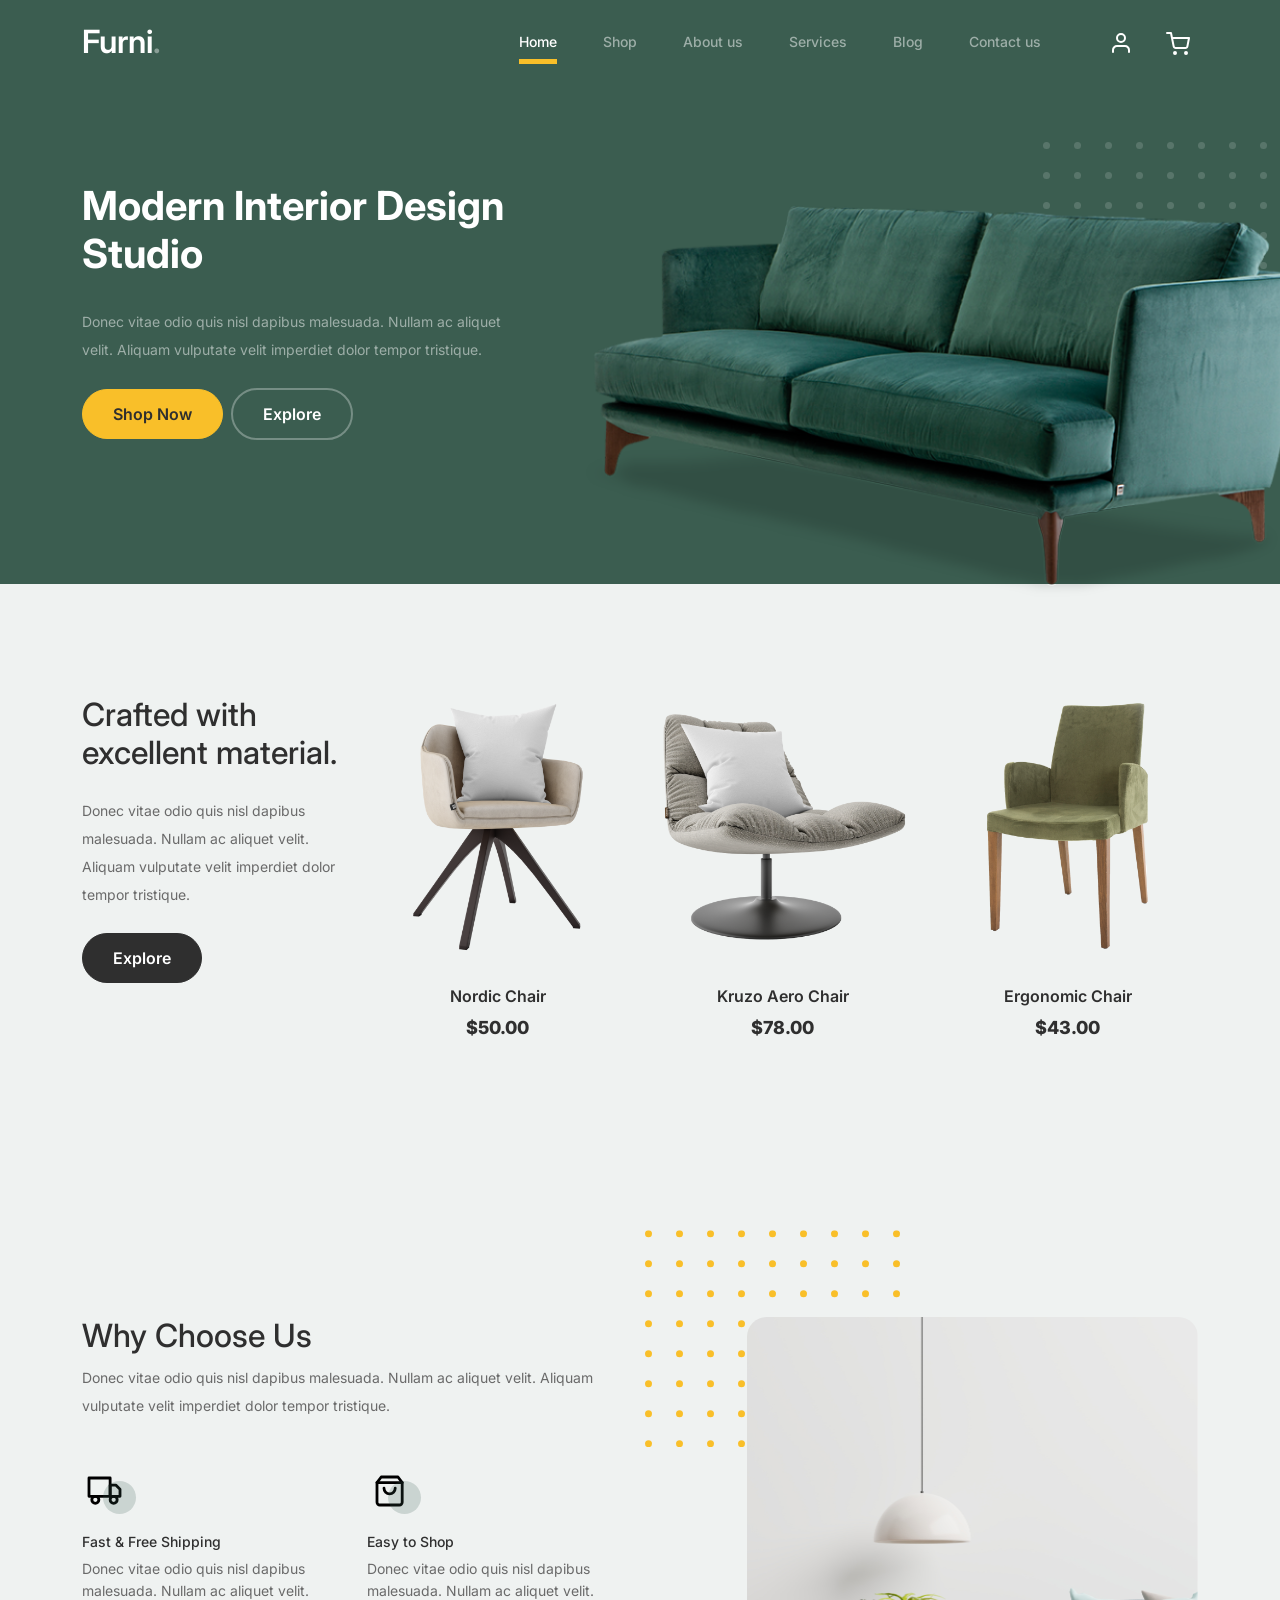
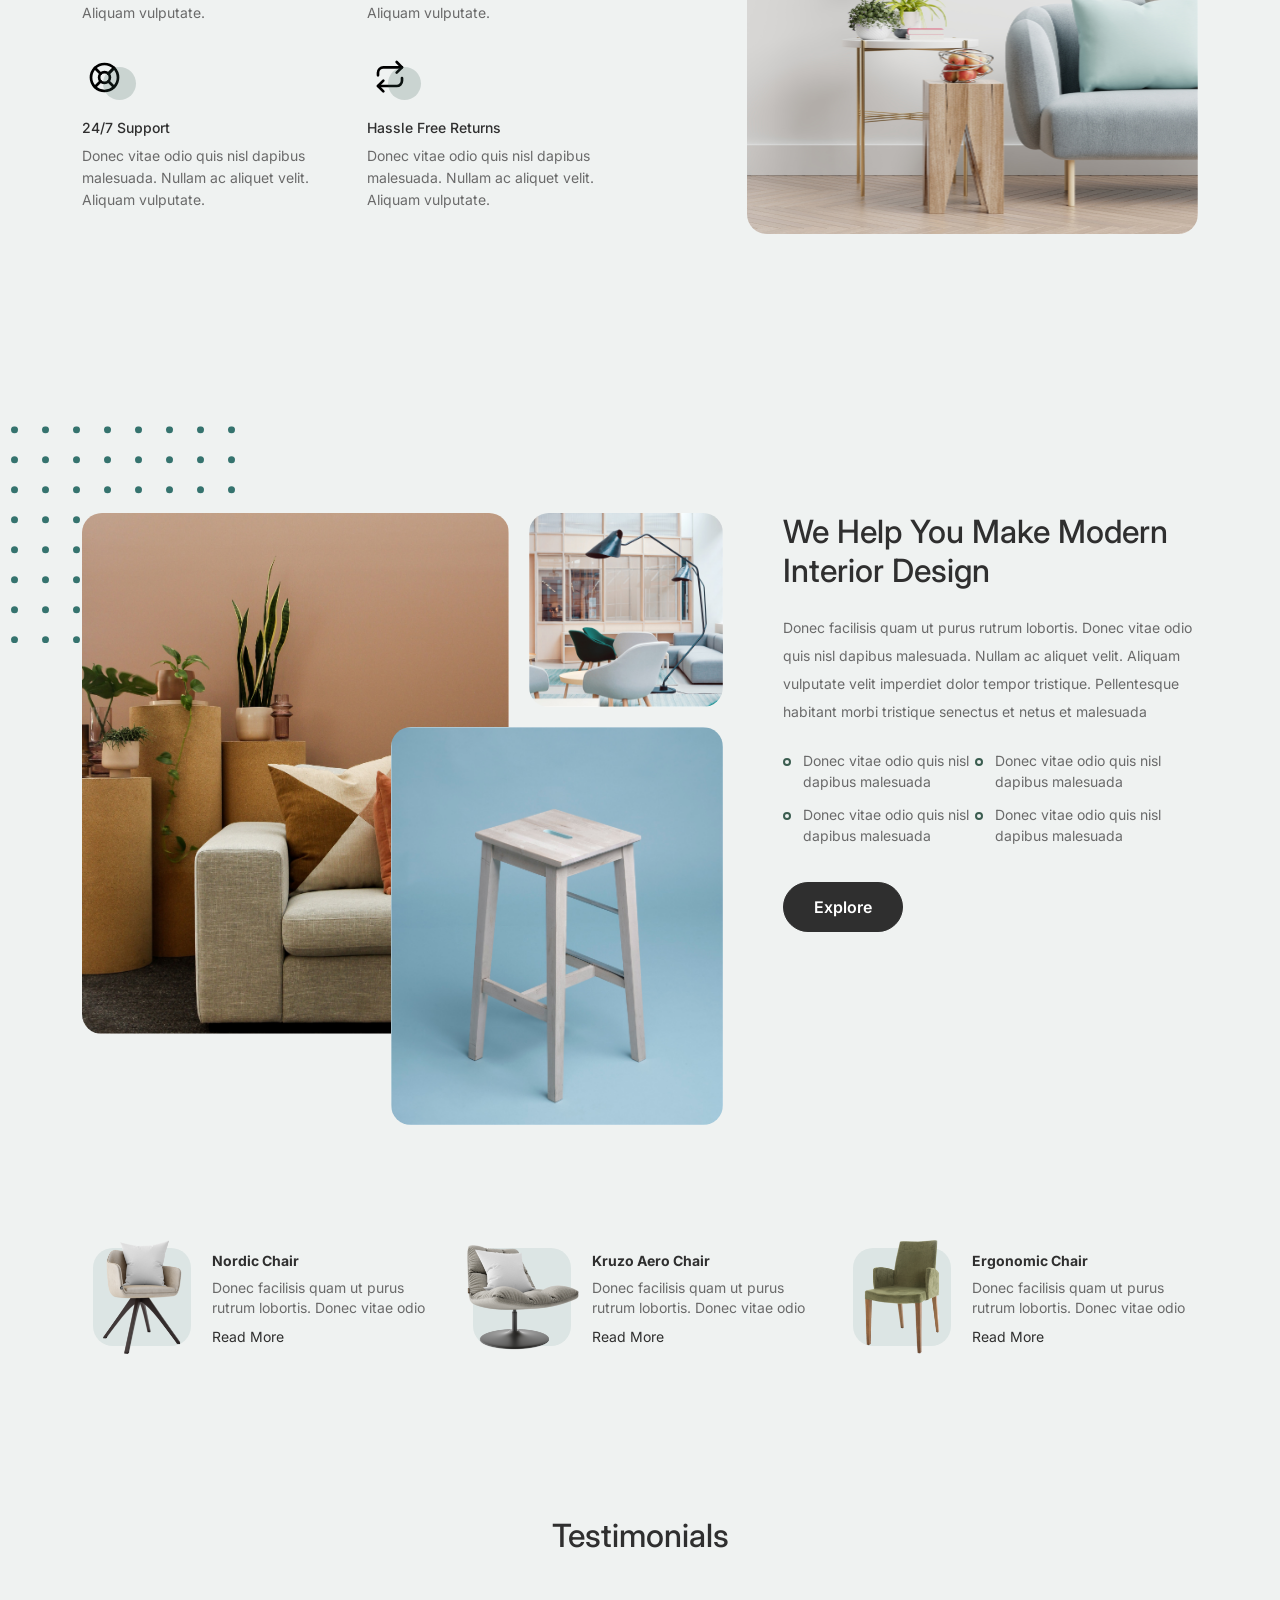
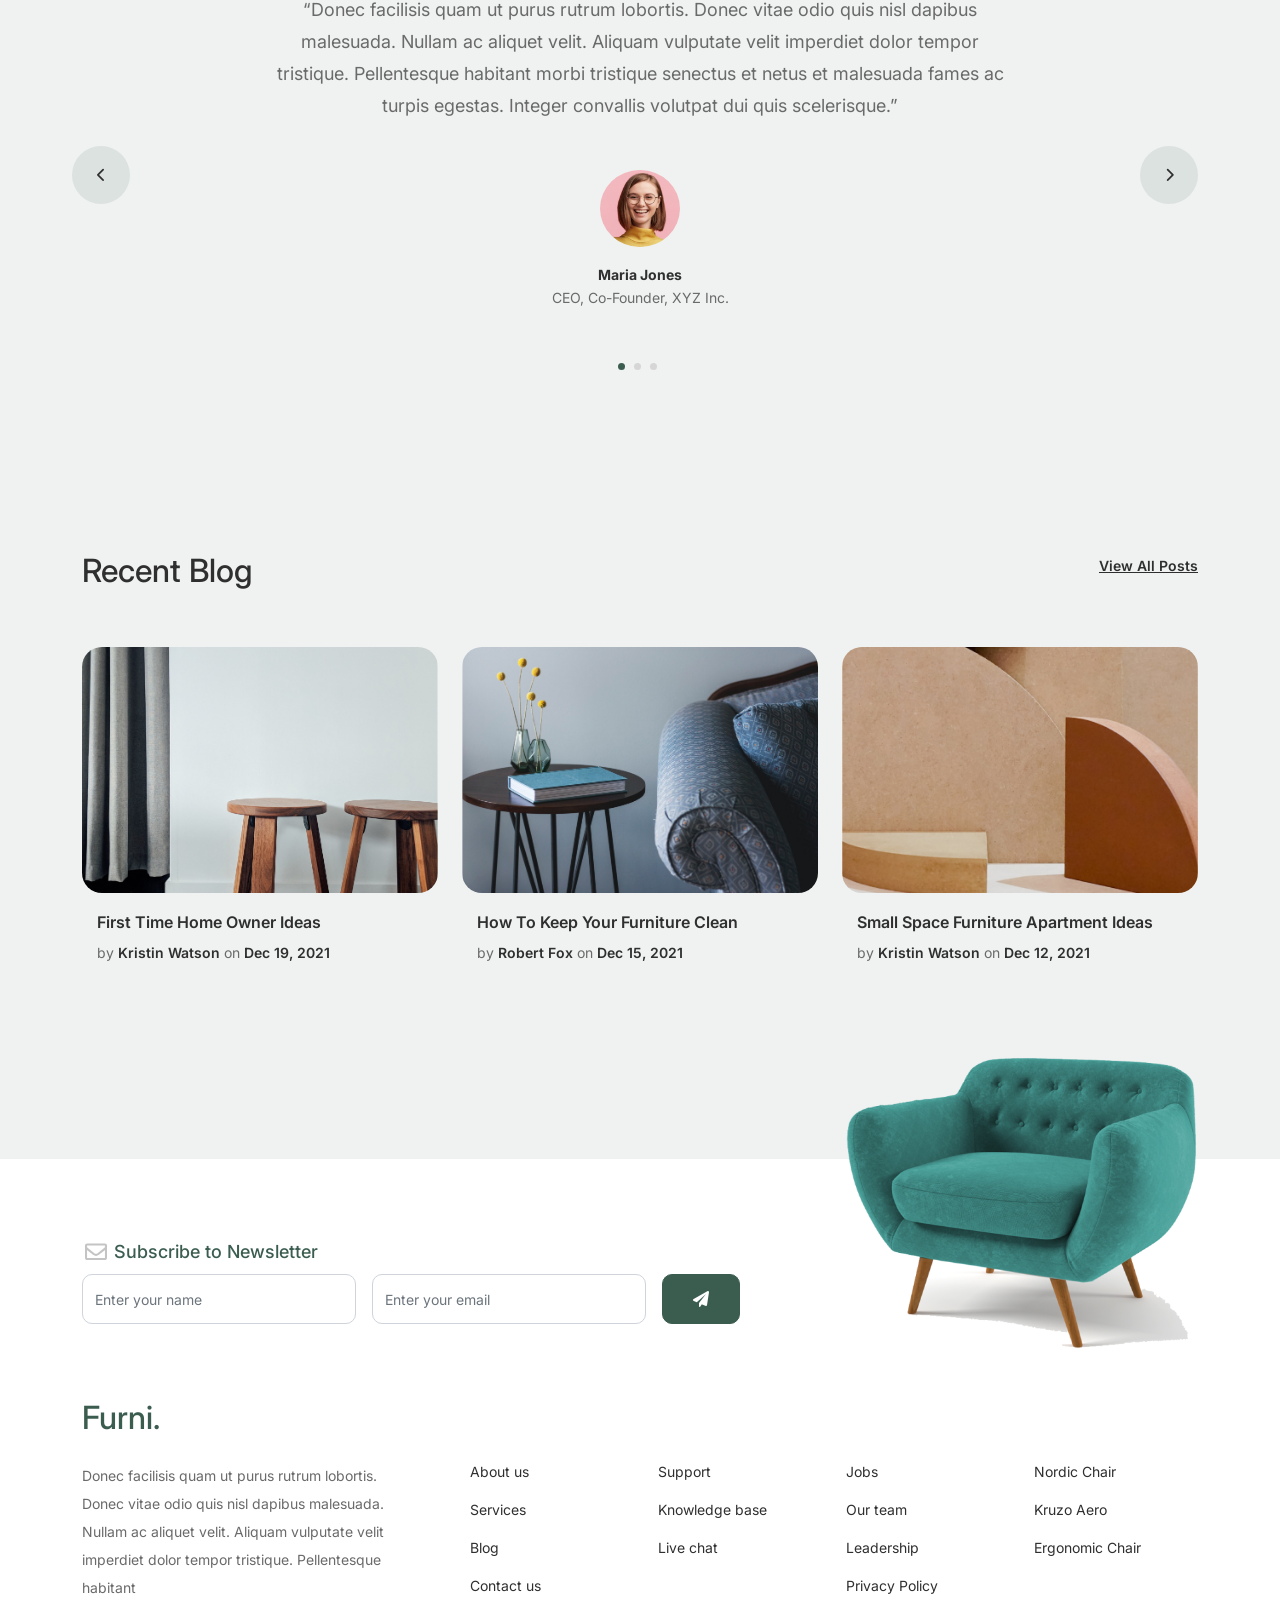
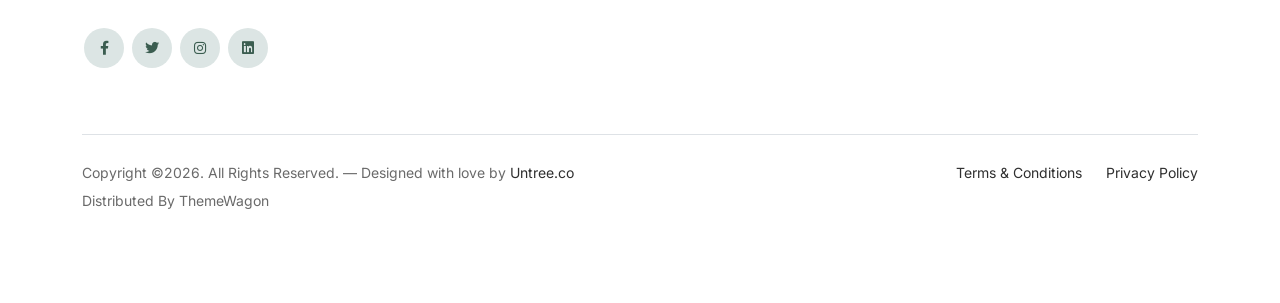
<file: index.html>
<!doctype html>
<html lang="en">
<head>
  <meta charset="utf-8">
  <meta name="viewport" content="width=device-width, initial-scale=1, shrink-to-fit=no">
  <meta name="author" content="Untree.co">
  <link rel="shortcut icon" href="favicon.png">

  <meta name="description" content="" />
  <meta name="keywords" content="bootstrap, bootstrap4" />

		<!-- Bootstrap CSS -->
		<link href="css/bootstrap.min.css" rel="stylesheet">
		<link href="https://cdnjs.cloudflare.com/ajax/libs/font-awesome/6.0.0-beta3/css/all.min.css" rel="stylesheet">
		<link href="css/tiny-slider.css" rel="stylesheet">
		<link href="css/style.css" rel="stylesheet">
		<title>Furni </title>
	</head>

	<body>

		<!-- Start Header/Navigation -->
		<nav class="custom-navbar navbar navbar navbar-expand-md navbar-dark bg-dark" arial-label="Furni navigation bar">

			<div class="container">
				<a class="navbar-brand" href="index.html">Furni<span>.</span></a>

				<button class="navbar-toggler" type="button" data-bs-toggle="collapse" data-bs-target="#navbarsFurni" aria-controls="navbarsFurni" aria-expanded="false" aria-label="Toggle navigation">
					<span class="navbar-toggler-icon"></span>
				</button>

				<div class="collapse navbar-collapse" id="navbarsFurni">
					<ul class="custom-navbar-nav navbar-nav ms-auto mb-2 mb-md-0">
						<li class="nav-item active">
							<a class="nav-link" href="index.html">Home</a>
						</li>
						<li><a class="nav-link" href="shop.html">Shop</a></li>
						<li><a class="nav-link" href="about.html">About us</a></li>
						<li><a class="nav-link" href="services.html">Services</a></li>
						<li><a class="nav-link" href="blog.html">Blog</a></li>
						<li><a class="nav-link" href="contact.html">Contact us</a></li>
					</ul>

					<ul class="custom-navbar-cta navbar-nav mb-2 mb-md-0 ms-5">
						<li><a class="nav-link" href="#"><img src="images/user.svg"></a></li>
						<li><a class="nav-link" href="cart.html"><img src="images/cart.svg"></a></li>
					</ul>
				</div>
			</div>
				
		</nav>
		<!-- End Header/Navigation -->

		<!-- Start Hero Section -->
			<div class="hero">
				<div class="container">
					<div class="row justify-content-between">
						<div class="col-lg-5">
							<div class="intro-excerpt">
								<h1>Modern Interior <span clsas="d-block">Design Studio</span></h1>
								<p class="mb-4">Donec vitae odio quis nisl dapibus malesuada. Nullam ac aliquet velit. Aliquam vulputate velit imperdiet dolor tempor tristique.</p>
								<p><a href="" class="btn btn-secondary me-2">Shop Now</a><a href="#" class="btn btn-white-outline">Explore</a></p>
							</div>
						</div>
						<div class="col-lg-7">
							<div class="hero-img-wrap">
								<img src="images/couch.png" class="img-fluid">
							</div>
						</div>
					</div>
				</div>
			</div>
		<!-- End Hero Section -->

		<!-- Start Product Section -->
		<div class="product-section">
			<div class="container">
				<div class="row">

					<!-- Start Column 1 -->
					<div class="col-md-12 col-lg-3 mb-5 mb-lg-0">
						<h2 class="mb-4 section-title">Crafted with excellent material.</h2>
						<p class="mb-4">Donec vitae odio quis nisl dapibus malesuada. Nullam ac aliquet velit. Aliquam vulputate velit imperdiet dolor tempor tristique. </p>
						<p><a href="shop.html" class="btn">Explore</a></p>
					</div> 
					<!-- End Column 1 -->

					<!-- Start Column 2 -->
					<div class="col-12 col-md-4 col-lg-3 mb-5 mb-md-0">
						<a class="product-item" href="cart.html">
							<img src="images/product-1.png" class="img-fluid product-thumbnail">
							<h3 class="product-title">Nordic Chair</h3>
							<strong class="product-price">$50.00</strong>

							<span class="icon-cross">
								<img src="images/cross.svg" class="img-fluid">
							</span>
						</a>
					</div> 
					<!-- End Column 2 -->

					<!-- Start Column 3 -->
					<div class="col-12 col-md-4 col-lg-3 mb-5 mb-md-0">
						<a class="product-item" href="cart.html">
							<img src="images/product-2.png" class="img-fluid product-thumbnail">
							<h3 class="product-title">Kruzo Aero Chair</h3>
							<strong class="product-price">$78.00</strong>

							<span class="icon-cross">
								<img src="images/cross.svg" class="img-fluid">
							</span>
						</a>
					</div>
					<!-- End Column 3 -->

					<!-- Start Column 4 -->
					<div class="col-12 col-md-4 col-lg-3 mb-5 mb-md-0">
						<a class="product-item" href="cart.html">
							<img src="images/product-3.png" class="img-fluid product-thumbnail">
							<h3 class="product-title">Ergonomic Chair</h3>
							<strong class="product-price">$43.00</strong>

							<span class="icon-cross">
								<img src="images/cross.svg" class="img-fluid">
							</span>
						</a>
					</div>
					<!-- End Column 4 -->

				</div>
			</div>
		</div>
		<!-- End Product Section -->

		<!-- Start Why Choose Us Section -->
		<div class="why-choose-section">
			<div class="container">
				<div class="row justify-content-between">
					<div class="col-lg-6">
						<h2 class="section-title">Why Choose Us</h2>
						<p>Donec vitae odio quis nisl dapibus malesuada. Nullam ac aliquet velit. Aliquam vulputate velit imperdiet dolor tempor tristique.</p>

						<div class="row my-5">
							<div class="col-6 col-md-6">
								<div class="feature">
									<div class="icon">
										<img src="images/truck.svg" alt="Image" class="imf-fluid">
									</div>
									<h3>Fast &amp; Free Shipping</h3>
									<p>Donec vitae odio quis nisl dapibus malesuada. Nullam ac aliquet velit. Aliquam vulputate.</p>
								</div>
							</div>

							<div class="col-6 col-md-6">
								<div class="feature">
									<div class="icon">
										<img src="images/bag.svg" alt="Image" class="imf-fluid">
									</div>
									<h3>Easy to Shop</h3>
									<p>Donec vitae odio quis nisl dapibus malesuada. Nullam ac aliquet velit. Aliquam vulputate.</p>
								</div>
							</div>

							<div class="col-6 col-md-6">
								<div class="feature">
									<div class="icon">
										<img src="images/support.svg" alt="Image" class="imf-fluid">
									</div>
									<h3>24/7 Support</h3>
									<p>Donec vitae odio quis nisl dapibus malesuada. Nullam ac aliquet velit. Aliquam vulputate.</p>
								</div>
							</div>

							<div class="col-6 col-md-6">
								<div class="feature">
									<div class="icon">
										<img src="images/return.svg" alt="Image" class="imf-fluid">
									</div>
									<h3>Hassle Free Returns</h3>
									<p>Donec vitae odio quis nisl dapibus malesuada. Nullam ac aliquet velit. Aliquam vulputate.</p>
								</div>
							</div>

						</div>
					</div>

					<div class="col-lg-5">
						<div class="img-wrap">
							<img src="images/why-choose-us-img.jpg" alt="Image" class="img-fluid">
						</div>
					</div>

				</div>
			</div>
		</div>
		<!-- End Why Choose Us Section -->

		<!-- Start We Help Section -->
		<div class="we-help-section">
			<div class="container">
				<div class="row justify-content-between">
					<div class="col-lg-7 mb-5 mb-lg-0">
						<div class="imgs-grid">
							<div class="grid grid-1"><img src="images/img-grid-1.jpg" alt="Untree.co"></div>
							<div class="grid grid-2"><img src="images/img-grid-2.jpg" alt="Untree.co"></div>
							<div class="grid grid-3"><img src="images/img-grid-3.jpg" alt="Untree.co"></div>
						</div>
					</div>
					<div class="col-lg-5 ps-lg-5">
						<h2 class="section-title mb-4">We Help You Make Modern Interior Design</h2>
						<p>Donec facilisis quam ut purus rutrum lobortis. Donec vitae odio quis nisl dapibus malesuada. Nullam ac aliquet velit. Aliquam vulputate velit imperdiet dolor tempor tristique. Pellentesque habitant morbi tristique senectus et netus et malesuada</p>

						<ul class="list-unstyled custom-list my-4">
							<li>Donec vitae odio quis nisl dapibus malesuada</li>
							<li>Donec vitae odio quis nisl dapibus malesuada</li>
							<li>Donec vitae odio quis nisl dapibus malesuada</li>
							<li>Donec vitae odio quis nisl dapibus malesuada</li>
						</ul>
						<p><a herf="#" class="btn">Explore</a></p>
					</div>
				</div>
			</div>
		</div>
		<!-- End We Help Section -->

		<!-- Start Popular Product -->
		<div class="popular-product">
			<div class="container">
				<div class="row">

					<div class="col-12 col-md-6 col-lg-4 mb-4 mb-lg-0">
						<div class="product-item-sm d-flex">
							<div class="thumbnail">
								<img src="images/product-1.png" alt="Image" class="img-fluid">
							</div>
							<div class="pt-3">
								<h3>Nordic Chair</h3>
								<p>Donec facilisis quam ut purus rutrum lobortis. Donec vitae odio </p>
								<p><a href="#">Read More</a></p>
							</div>
						</div>
					</div>

					<div class="col-12 col-md-6 col-lg-4 mb-4 mb-lg-0">
						<div class="product-item-sm d-flex">
							<div class="thumbnail">
								<img src="images/product-2.png" alt="Image" class="img-fluid">
							</div>
							<div class="pt-3">
								<h3>Kruzo Aero Chair</h3>
								<p>Donec facilisis quam ut purus rutrum lobortis. Donec vitae odio </p>
								<p><a href="#">Read More</a></p>
							</div>
						</div>
					</div>

					<div class="col-12 col-md-6 col-lg-4 mb-4 mb-lg-0">
						<div class="product-item-sm d-flex">
							<div class="thumbnail">
								<img src="images/product-3.png" alt="Image" class="img-fluid">
							</div>
							<div class="pt-3">
								<h3>Ergonomic Chair</h3>
								<p>Donec facilisis quam ut purus rutrum lobortis. Donec vitae odio </p>
								<p><a href="#">Read More</a></p>
							</div>
						</div>
					</div>

				</div>
			</div>
		</div>
		<!-- End Popular Product -->

		<!-- Start Testimonial Slider -->
		<div class="testimonial-section">
			<div class="container">
				<div class="row">
					<div class="col-lg-7 mx-auto text-center">
						<h2 class="section-title">Testimonials</h2>
					</div>
				</div>

				<div class="row justify-content-center">
					<div class="col-lg-12">
						<div class="testimonial-slider-wrap text-center">

							<div id="testimonial-nav">
								<span class="prev" data-controls="prev"><span class="fa fa-chevron-left"></span></span>
								<span class="next" data-controls="next"><span class="fa fa-chevron-right"></span></span>
							</div>

							<div class="testimonial-slider">
								
								<div class="item">
									<div class="row justify-content-center">
										<div class="col-lg-8 mx-auto">

											<div class="testimonial-block text-center">
												<blockquote class="mb-5">
													<p>&ldquo;Donec facilisis quam ut purus rutrum lobortis. Donec vitae odio quis nisl dapibus malesuada. Nullam ac aliquet velit. Aliquam vulputate velit imperdiet dolor tempor tristique. Pellentesque habitant morbi tristique senectus et netus et malesuada fames ac turpis egestas. Integer convallis volutpat dui quis scelerisque.&rdquo;</p>
												</blockquote>

												<div class="author-info">
													<div class="author-pic">
														<img src="images/person-1.png" alt="Maria Jones" class="img-fluid">
													</div>
													<h3 class="font-weight-bold">Maria Jones</h3>
													<span class="position d-block mb-3">CEO, Co-Founder, XYZ Inc.</span>
												</div>
											</div>

										</div>
									</div>
								</div> 
								<!-- END item -->

								<div class="item">
									<div class="row justify-content-center">
										<div class="col-lg-8 mx-auto">

											<div class="testimonial-block text-center">
												<blockquote class="mb-5">
													<p>&ldquo;Donec facilisis quam ut purus rutrum lobortis. Donec vitae odio quis nisl dapibus malesuada. Nullam ac aliquet velit. Aliquam vulputate velit imperdiet dolor tempor tristique. Pellentesque habitant morbi tristique senectus et netus et malesuada fames ac turpis egestas. Integer convallis volutpat dui quis scelerisque.&rdquo;</p>
												</blockquote>

												<div class="author-info">
													<div class="author-pic">
														<img src="images/person-1.png" alt="Maria Jones" class="img-fluid">
													</div>
													<h3 class="font-weight-bold">Maria Jones</h3>
													<span class="position d-block mb-3">CEO, Co-Founder, XYZ Inc.</span>
												</div>
											</div>

										</div>
									</div>
								</div> 
								<!-- END item -->

								<div class="item">
									<div class="row justify-content-center">
										<div class="col-lg-8 mx-auto">

											<div class="testimonial-block text-center">
												<blockquote class="mb-5">
													<p>&ldquo;Donec facilisis quam ut purus rutrum lobortis. Donec vitae odio quis nisl dapibus malesuada. Nullam ac aliquet velit. Aliquam vulputate velit imperdiet dolor tempor tristique. Pellentesque habitant morbi tristique senectus et netus et malesuada fames ac turpis egestas. Integer convallis volutpat dui quis scelerisque.&rdquo;</p>
												</blockquote>

												<div class="author-info">
													<div class="author-pic">
														<img src="images/person-1.png" alt="Maria Jones" class="img-fluid">
													</div>
													<h3 class="font-weight-bold">Maria Jones</h3>
													<span class="position d-block mb-3">CEO, Co-Founder, XYZ Inc.</span>
												</div>
											</div>

										</div>
									</div>
								</div> 
								<!-- END item -->

							</div>

						</div>
					</div>
				</div>
			</div>
		</div>
		<!-- End Testimonial Slider -->

		<!-- Start Blog Section -->
		<div class="blog-section">
			<div class="container">
				<div class="row mb-5">
					<div class="col-md-6">
						<h2 class="section-title">Recent Blog</h2>
					</div>
					<div class="col-md-6 text-start text-md-end">
						<a href="#" class="more">View All Posts</a>
					</div>
				</div>

				<div class="row">

					<div class="col-12 col-sm-6 col-md-4 mb-4 mb-md-0">
						<div class="post-entry">
							<a href="#" class="post-thumbnail"><img src="images/post-1.jpg" alt="Image" class="img-fluid"></a>
							<div class="post-content-entry">
								<h3><a href="#">First Time Home Owner Ideas</a></h3>
								<div class="meta">
									<span>by <a href="#">Kristin Watson</a></span> <span>on <a href="#">Dec 19, 2021</a></span>
								</div>
							</div>
						</div>
					</div>

					<div class="col-12 col-sm-6 col-md-4 mb-4 mb-md-0">
						<div class="post-entry">
							<a href="#" class="post-thumbnail"><img src="images/post-2.jpg" alt="Image" class="img-fluid"></a>
							<div class="post-content-entry">
								<h3><a href="#">How To Keep Your Furniture Clean</a></h3>
								<div class="meta">
									<span>by <a href="#">Robert Fox</a></span> <span>on <a href="#">Dec 15, 2021</a></span>
								</div>
							</div>
						</div>
					</div>

					<div class="col-12 col-sm-6 col-md-4 mb-4 mb-md-0">
						<div class="post-entry">
							<a href="#" class="post-thumbnail"><img src="images/post-3.jpg" alt="Image" class="img-fluid"></a>
							<div class="post-content-entry">
								<h3><a href="#">Small Space Furniture Apartment Ideas</a></h3>
								<div class="meta">
									<span>by <a href="#">Kristin Watson</a></span> <span>on <a href="#">Dec 12, 2021</a></span>
								</div>
							</div>
						</div>
					</div>

				</div>
			</div>
		</div>
		<!-- End Blog Section -->	

		<!-- Start Footer Section -->
		<footer class="footer-section">
			<div class="container relative">

				<div class="sofa-img">
					<img src="images/sofa.png" alt="Image" class="img-fluid">
				</div>

				<div class="row">
					<div class="col-lg-8">
						<div class="subscription-form">
							<h3 class="d-flex align-items-center"><span class="me-1"><img src="images/envelope-outline.svg" alt="Image" class="img-fluid"></span><span>Subscribe to Newsletter</span></h3>

							<form action="#" class="row g-3">
								<div class="col-auto">
									<input type="text" class="form-control" placeholder="Enter your name">
								</div>
								<div class="col-auto">
									<input type="email" class="form-control" placeholder="Enter your email">
								</div>
								<div class="col-auto">
									<button class="btn btn-primary">
										<span class="fa fa-paper-plane"></span>
									</button>
								</div>
							</form>

						</div>
					</div>
				</div>

				<div class="row g-5 mb-5">
					<div class="col-lg-4">
						<div class="mb-4 footer-logo-wrap"><a href="#" class="footer-logo">Furni<span>.</span></a></div>
						<p class="mb-4">Donec facilisis quam ut purus rutrum lobortis. Donec vitae odio quis nisl dapibus malesuada. Nullam ac aliquet velit. Aliquam vulputate velit imperdiet dolor tempor tristique. Pellentesque habitant</p>

						<ul class="list-unstyled custom-social">
							<li><a href="#"><span class="fa fa-brands fa-facebook-f"></span></a></li>
							<li><a href="#"><span class="fa fa-brands fa-twitter"></span></a></li>
							<li><a href="#"><span class="fa fa-brands fa-instagram"></span></a></li>
							<li><a href="#"><span class="fa fa-brands fa-linkedin"></span></a></li>
						</ul>
					</div>

					<div class="col-lg-8">
						<div class="row links-wrap">
							<div class="col-6 col-sm-6 col-md-3">
								<ul class="list-unstyled">
									<li><a href="#">About us</a></li>
									<li><a href="#">Services</a></li>
									<li><a href="#">Blog</a></li>
									<li><a href="#">Contact us</a></li>
								</ul>
							</div>

							<div class="col-6 col-sm-6 col-md-3">
								<ul class="list-unstyled">
									<li><a href="#">Support</a></li>
									<li><a href="#">Knowledge base</a></li>
									<li><a href="#">Live chat</a></li>
								</ul>
							</div>

							<div class="col-6 col-sm-6 col-md-3">
								<ul class="list-unstyled">
									<li><a href="#">Jobs</a></li>
									<li><a href="#">Our team</a></li>
									<li><a href="#">Leadership</a></li>
									<li><a href="#">Privacy Policy</a></li>
								</ul>
							</div>

							<div class="col-6 col-sm-6 col-md-3">
								<ul class="list-unstyled">
									<li><a href="#">Nordic Chair</a></li>
									<li><a href="#">Kruzo Aero</a></li>
									<li><a href="#">Ergonomic Chair</a></li>
								</ul>
							</div>
						</div>
					</div>

				</div>

				<div class="border-top copyright">
					<div class="row pt-4">
						<div class="col-lg-6">
							<p class="mb-2 text-center text-lg-start">Copyright &copy;<script>document.write(new Date().getFullYear());</script>. All Rights Reserved. &mdash; Designed with love by <a href="https://untree.co">Untree.co</a> Distributed By <a hreff="https://themewagon.com">ThemeWagon</a>  <!-- License information: https://untree.co/license/ -->
            </p>
						</div>

						<div class="col-lg-6 text-center text-lg-end">
							<ul class="list-unstyled d-inline-flex ms-auto">
								<li class="me-4"><a href="#">Terms &amp; Conditions</a></li>
								<li><a href="#">Privacy Policy</a></li>
							</ul>
						</div>

					</div>
				</div>

			</div>
		</footer>
		<!-- End Footer Section -->	


		<script src="js/bootstrap.bundle.min.js"></script>
		<script src="js/tiny-slider.js"></script>
		<script src="js/custom.js"></script>
	</body>

</html>
</file>
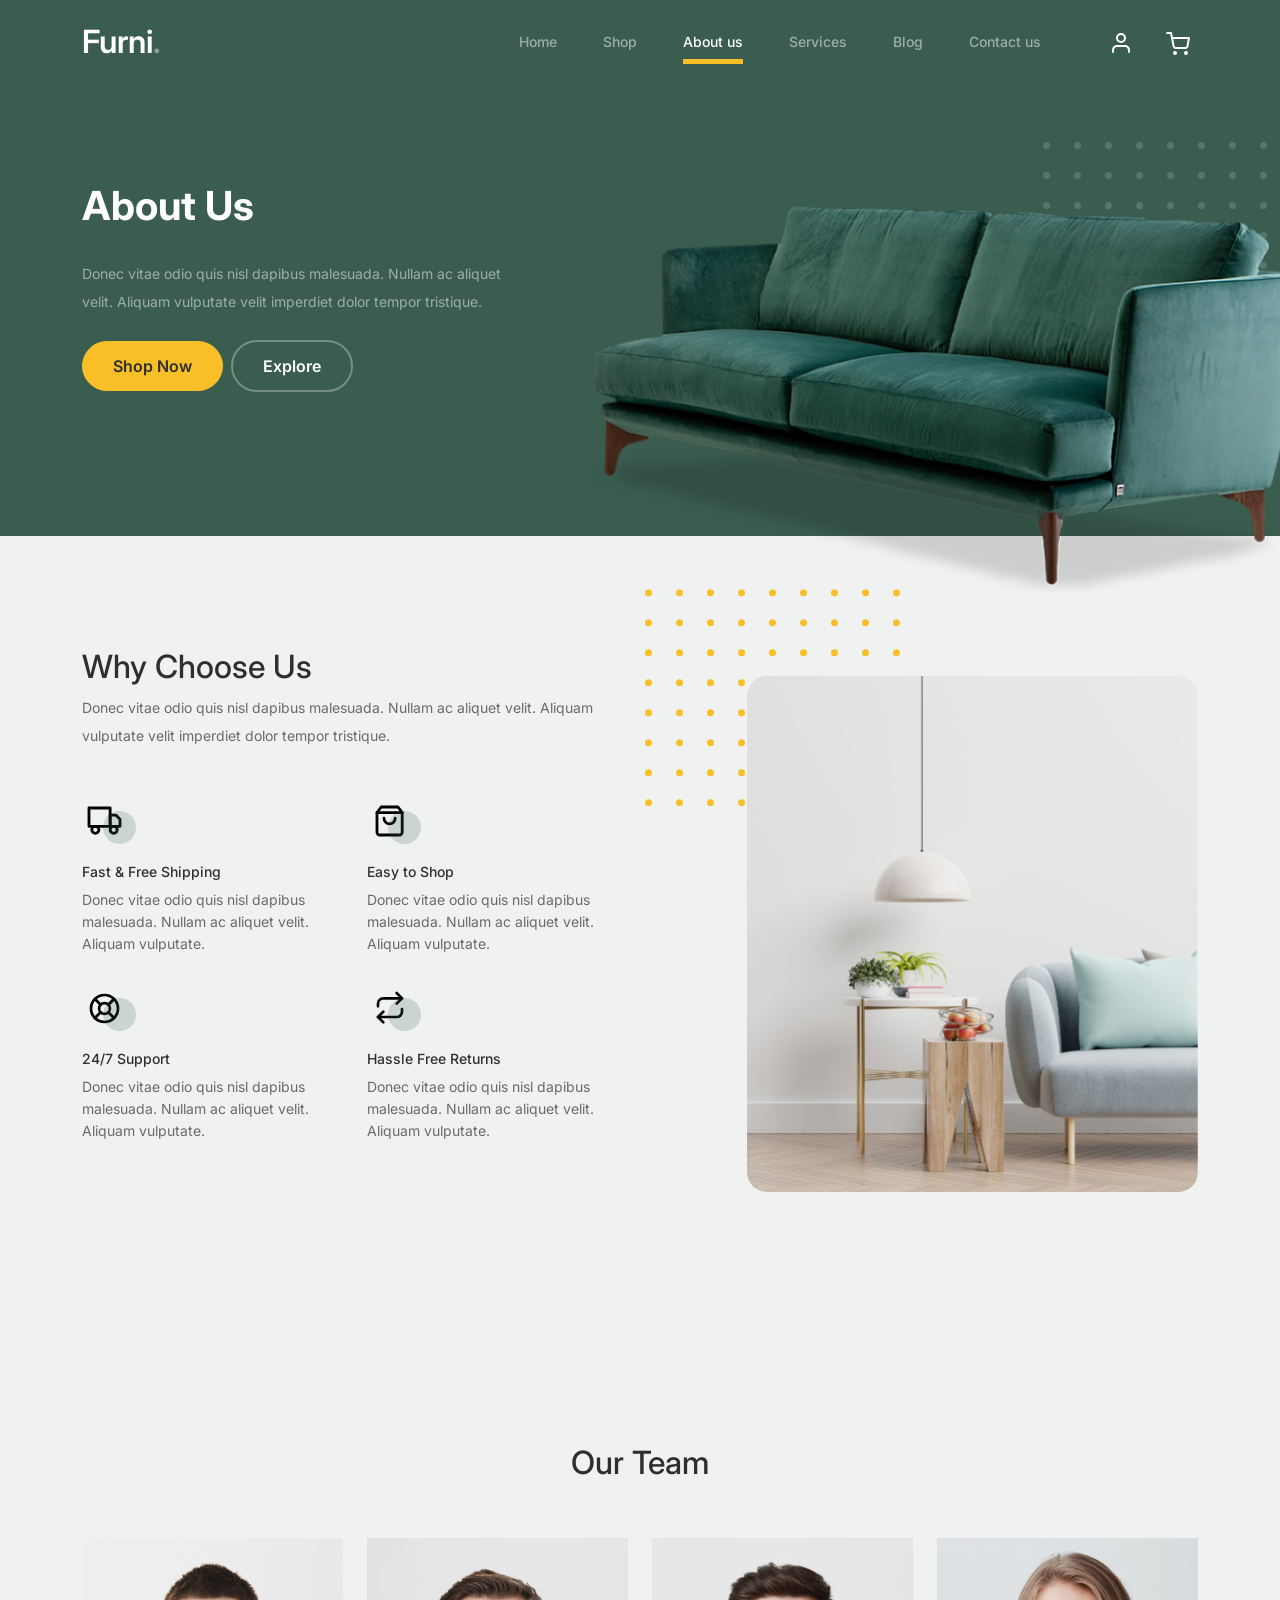
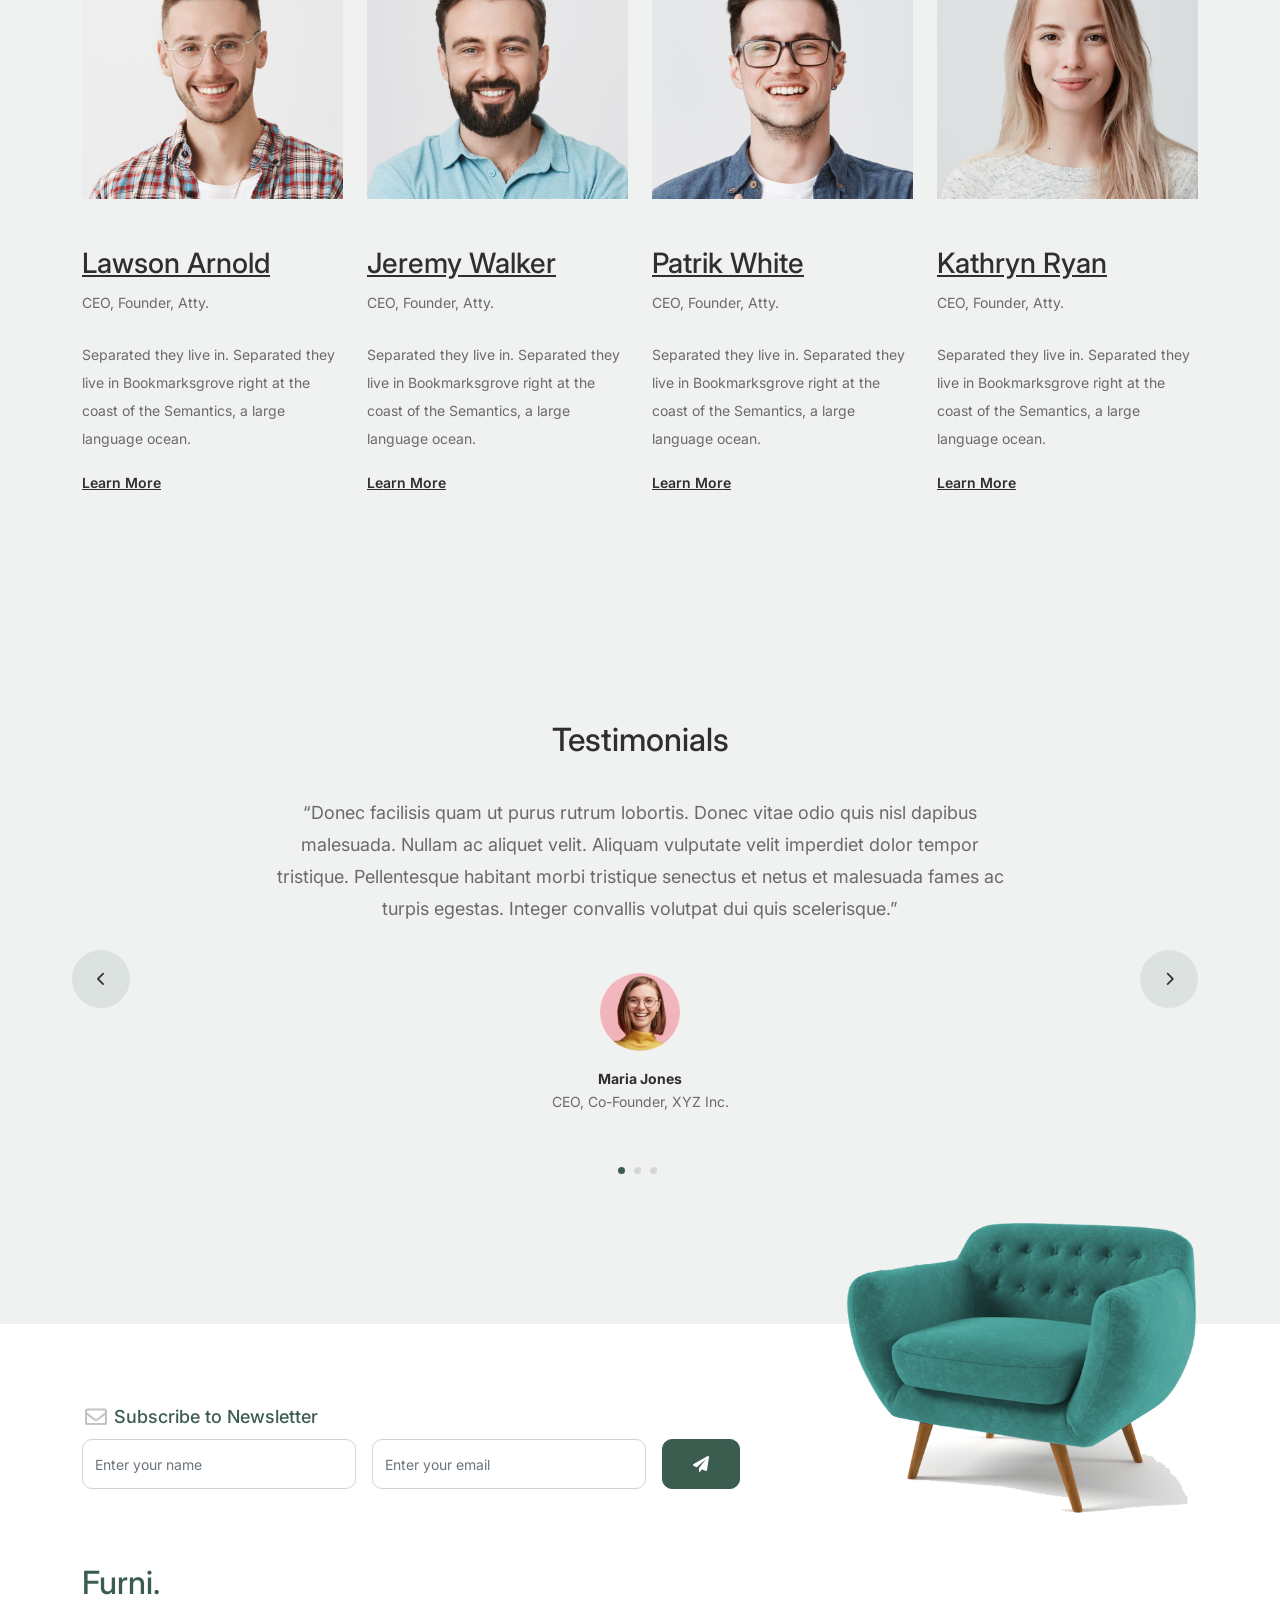
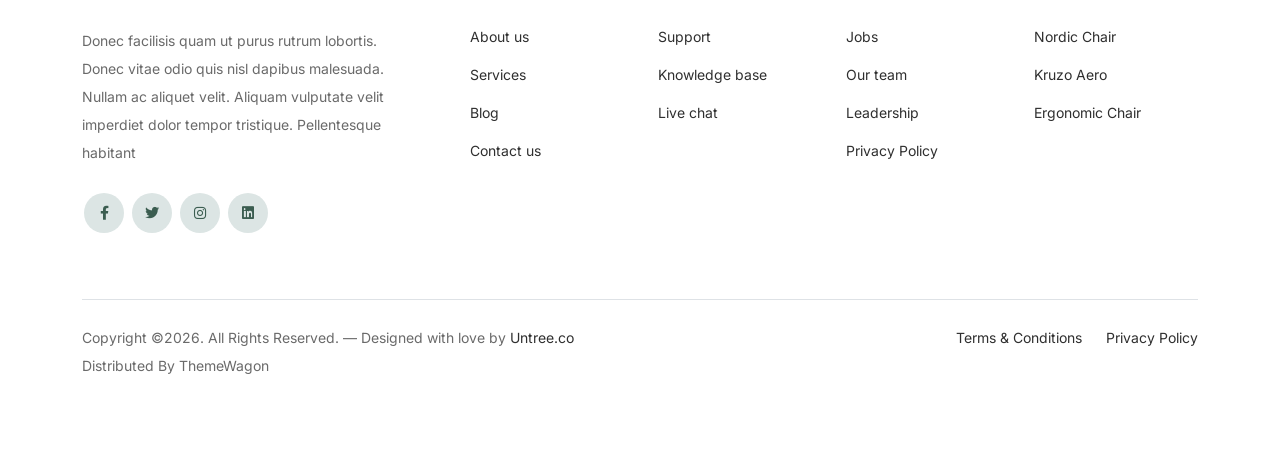
<file: about.html>
<!doctype html>
<html lang="en">
<head>
  <meta charset="utf-8">
  <meta name="viewport" content="width=device-width, initial-scale=1, shrink-to-fit=no">
  <meta name="author" content="Untree.co">
  <link rel="shortcut icon" href="favicon.png">

  <meta name="description" content="" />
  <meta name="keywords" content="bootstrap, bootstrap4" />

		<!-- Bootstrap CSS -->
		<link href="css/bootstrap.min.css" rel="stylesheet">
		<link href="https://cdnjs.cloudflare.com/ajax/libs/font-awesome/6.0.0-beta3/css/all.min.css" rel="stylesheet">
		<link href="css/tiny-slider.css" rel="stylesheet">
		<link href="css/style.css" rel="stylesheet">
		<title>Furni Free Bootstrap 5 Template for Furniture and Interior Design Websites by Untree.co </title>
	</head>

	<body>

		<!-- Start Header/Navigation -->
		<nav class="custom-navbar navbar navbar navbar-expand-md navbar-dark bg-dark" arial-label="Furni navigation bar">

			<div class="container">
				<a class="navbar-brand" href="index.html">Furni<span>.</span></a>

				<button class="navbar-toggler" type="button" data-bs-toggle="collapse" data-bs-target="#navbarsFurni" aria-controls="navbarsFurni" aria-expanded="false" aria-label="Toggle navigation">
					<span class="navbar-toggler-icon"></span>
				</button>

				<div class="collapse navbar-collapse" id="navbarsFurni">
					<ul class="custom-navbar-nav navbar-nav ms-auto mb-2 mb-md-0">
						<li class="nav-item ">
							<a class="nav-link" href="index.html">Home</a>
						</li>
						<li><a class="nav-link" href="shop.html">Shop</a></li>
						<li class="active"><a class="nav-link" href="about.html">About us</a></li>
						<li><a class="nav-link" href="services.html">Services</a></li>
						<li><a class="nav-link" href="blog.html">Blog</a></li>
						<li><a class="nav-link" href="contact.html">Contact us</a></li>
					</ul>

					<ul class="custom-navbar-cta navbar-nav mb-2 mb-md-0 ms-5">
						<li><a class="nav-link" href="#"><img src="images/user.svg"></a></li>
						<li><a class="nav-link" href="cart.html"><img src="images/cart.svg"></a></li>
					</ul>
				</div>
			</div>
				
		</nav>
		<!-- End Header/Navigation -->

		<!-- Start Hero Section -->
			<div class="hero">
				<div class="container">
					<div class="row justify-content-between">
						<div class="col-lg-5">
							<div class="intro-excerpt">
								<h1>About Us</h1>
								<p class="mb-4">Donec vitae odio quis nisl dapibus malesuada. Nullam ac aliquet velit. Aliquam vulputate velit imperdiet dolor tempor tristique.</p>
								<p><a href="" class="btn btn-secondary me-2">Shop Now</a><a href="#" class="btn btn-white-outline">Explore</a></p>
							</div>
						</div>
						<div class="col-lg-7">
							<div class="hero-img-wrap">
								<img src="images/couch.png" class="img-fluid">
							</div>
						</div>
					</div>
				</div>
			</div>
		<!-- End Hero Section -->

		

		<!-- Start Why Choose Us Section -->
		<div class="why-choose-section">
			<div class="container">
				<div class="row justify-content-between align-items-center">
					<div class="col-lg-6">
						<h2 class="section-title">Why Choose Us</h2>
						<p>Donec vitae odio quis nisl dapibus malesuada. Nullam ac aliquet velit. Aliquam vulputate velit imperdiet dolor tempor tristique.</p>

						<div class="row my-5">
							<div class="col-6 col-md-6">
								<div class="feature">
									<div class="icon">
										<img src="images/truck.svg" alt="Image" class="imf-fluid">
									</div>
									<h3>Fast &amp; Free Shipping</h3>
									<p>Donec vitae odio quis nisl dapibus malesuada. Nullam ac aliquet velit. Aliquam vulputate.</p>
								</div>
							</div>

							<div class="col-6 col-md-6">
								<div class="feature">
									<div class="icon">
										<img src="images/bag.svg" alt="Image" class="imf-fluid">
									</div>
									<h3>Easy to Shop</h3>
									<p>Donec vitae odio quis nisl dapibus malesuada. Nullam ac aliquet velit. Aliquam vulputate.</p>
								</div>
							</div>

							<div class="col-6 col-md-6">
								<div class="feature">
									<div class="icon">
										<img src="images/support.svg" alt="Image" class="imf-fluid">
									</div>
									<h3>24/7 Support</h3>
									<p>Donec vitae odio quis nisl dapibus malesuada. Nullam ac aliquet velit. Aliquam vulputate.</p>
								</div>
							</div>

							<div class="col-6 col-md-6">
								<div class="feature">
									<div class="icon">
										<img src="images/return.svg" alt="Image" class="imf-fluid">
									</div>
									<h3>Hassle Free Returns</h3>
									<p>Donec vitae odio quis nisl dapibus malesuada. Nullam ac aliquet velit. Aliquam vulputate.</p>
								</div>
							</div>

						</div>
					</div>

					<div class="col-lg-5">
						<div class="img-wrap">
							<img src="images/why-choose-us-img.jpg" alt="Image" class="img-fluid">
						</div>
					</div>

				</div>
			</div>
		</div>
		<!-- End Why Choose Us Section -->

		<!-- Start Team Section -->
		<div class="untree_co-section">
			<div class="container">

				<div class="row mb-5">
					<div class="col-lg-5 mx-auto text-center">
						<h2 class="section-title">Our Team</h2>
					</div>
				</div>

				<div class="row">

					<!-- Start Column 1 -->
					<div class="col-12 col-md-6 col-lg-3 mb-5 mb-md-0">
						<img src="images/person_1.jpg" class="img-fluid mb-5">
						<h3 clas><a href="#"><span class="">Lawson</span> Arnold</a></h3>
            <span class="d-block position mb-4">CEO, Founder, Atty.</span>
            <p>Separated they live in.
            Separated they live in Bookmarksgrove right at the coast of the Semantics, a large language ocean.</p>
            <p class="mb-0"><a href="#" class="more dark">Learn More <span class="icon-arrow_forward"></span></a></p>
					</div> 
					<!-- End Column 1 -->

					<!-- Start Column 2 -->
					<div class="col-12 col-md-6 col-lg-3 mb-5 mb-md-0">
						<img src="images/person_2.jpg" class="img-fluid mb-5">

						<h3 clas><a href="#"><span class="">Jeremy</span> Walker</a></h3>
            <span class="d-block position mb-4">CEO, Founder, Atty.</span>
            <p>Separated they live in.
            Separated they live in Bookmarksgrove right at the coast of the Semantics, a large language ocean.</p>
            <p class="mb-0"><a href="#" class="more dark">Learn More <span class="icon-arrow_forward"></span></a></p>

					</div> 
					<!-- End Column 2 -->

					<!-- Start Column 3 -->
					<div class="col-12 col-md-6 col-lg-3 mb-5 mb-md-0">
						<img src="images/person_3.jpg" class="img-fluid mb-5">
						<h3 clas><a href="#"><span class="">Patrik</span> White</a></h3>
            <span class="d-block position mb-4">CEO, Founder, Atty.</span>
            <p>Separated they live in.
            Separated they live in Bookmarksgrove right at the coast of the Semantics, a large language ocean.</p>
            <p class="mb-0"><a href="#" class="more dark">Learn More <span class="icon-arrow_forward"></span></a></p>
					</div> 
					<!-- End Column 3 -->

					<!-- Start Column 4 -->
					<div class="col-12 col-md-6 col-lg-3 mb-5 mb-md-0">
						<img src="images/person_4.jpg" class="img-fluid mb-5">

						<h3 clas><a href="#"><span class="">Kathryn</span> Ryan</a></h3>
            <span class="d-block position mb-4">CEO, Founder, Atty.</span>
            <p>Separated they live in.
            Separated they live in Bookmarksgrove right at the coast of the Semantics, a large language ocean.</p>
            <p class="mb-0"><a href="#" class="more dark">Learn More <span class="icon-arrow_forward"></span></a></p>

          
					</div> 
					<!-- End Column 4 -->

					

				</div>
			</div>
		</div>
		<!-- End Team Section -->

		

		<!-- Start Testimonial Slider -->
		<div class="testimonial-section before-footer-section">
			<div class="container">
				<div class="row">
					<div class="col-lg-7 mx-auto text-center">
						<h2 class="section-title">Testimonials</h2>
					</div>
				</div>

				<div class="row justify-content-center">
					<div class="col-lg-12">
						<div class="testimonial-slider-wrap text-center">

							<div id="testimonial-nav">
								<span class="prev" data-controls="prev"><span class="fa fa-chevron-left"></span></span>
								<span class="next" data-controls="next"><span class="fa fa-chevron-right"></span></span>
							</div>

							<div class="testimonial-slider">
								
								<div class="item">
									<div class="row justify-content-center">
										<div class="col-lg-8 mx-auto">

											<div class="testimonial-block text-center">
												<blockquote class="mb-5">
													<p>&ldquo;Donec facilisis quam ut purus rutrum lobortis. Donec vitae odio quis nisl dapibus malesuada. Nullam ac aliquet velit. Aliquam vulputate velit imperdiet dolor tempor tristique. Pellentesque habitant morbi tristique senectus et netus et malesuada fames ac turpis egestas. Integer convallis volutpat dui quis scelerisque.&rdquo;</p>
												</blockquote>

												<div class="author-info">
													<div class="author-pic">
														<img src="images/person-1.png" alt="Maria Jones" class="img-fluid">
													</div>
													<h3 class="font-weight-bold">Maria Jones</h3>
													<span class="position d-block mb-3">CEO, Co-Founder, XYZ Inc.</span>
												</div>
											</div>

										</div>
									</div>
								</div> 
								<!-- END item -->

								<div class="item">
									<div class="row justify-content-center">
										<div class="col-lg-8 mx-auto">

											<div class="testimonial-block text-center">
												<blockquote class="mb-5">
													<p>&ldquo;Donec facilisis quam ut purus rutrum lobortis. Donec vitae odio quis nisl dapibus malesuada. Nullam ac aliquet velit. Aliquam vulputate velit imperdiet dolor tempor tristique. Pellentesque habitant morbi tristique senectus et netus et malesuada fames ac turpis egestas. Integer convallis volutpat dui quis scelerisque.&rdquo;</p>
												</blockquote>

												<div class="author-info">
													<div class="author-pic">
														<img src="images/person-1.png" alt="Maria Jones" class="img-fluid">
													</div>
													<h3 class="font-weight-bold">Maria Jones</h3>
													<span class="position d-block mb-3">CEO, Co-Founder, XYZ Inc.</span>
												</div>
											</div>

										</div>
									</div>
								</div> 
								<!-- END item -->

								<div class="item">
									<div class="row justify-content-center">
										<div class="col-lg-8 mx-auto">

											<div class="testimonial-block text-center">
												<blockquote class="mb-5">
													<p>&ldquo;Donec facilisis quam ut purus rutrum lobortis. Donec vitae odio quis nisl dapibus malesuada. Nullam ac aliquet velit. Aliquam vulputate velit imperdiet dolor tempor tristique. Pellentesque habitant morbi tristique senectus et netus et malesuada fames ac turpis egestas. Integer convallis volutpat dui quis scelerisque.&rdquo;</p>
												</blockquote>

												<div class="author-info">
													<div class="author-pic">
														<img src="images/person-1.png" alt="Maria Jones" class="img-fluid">
													</div>
													<h3 class="font-weight-bold">Maria Jones</h3>
													<span class="position d-block mb-3">CEO, Co-Founder, XYZ Inc.</span>
												</div>
											</div>

										</div>
									</div>
								</div> 
								<!-- END item -->

							</div>

						</div>
					</div>
				</div>
			</div>
		</div>
		<!-- End Testimonial Slider -->

		

		<!-- Start Footer Section -->
		<footer class="footer-section">
			<div class="container relative">

				<div class="sofa-img">
					<img src="images/sofa.png" alt="Image" class="img-fluid">
				</div>

				<div class="row">
					<div class="col-lg-8">
						<div class="subscription-form">
							<h3 class="d-flex align-items-center"><span class="me-1"><img src="images/envelope-outline.svg" alt="Image" class="img-fluid"></span><span>Subscribe to Newsletter</span></h3>

							<form action="#" class="row g-3">
								<div class="col-auto">
									<input type="text" class="form-control" placeholder="Enter your name">
								</div>
								<div class="col-auto">
									<input type="email" class="form-control" placeholder="Enter your email">
								</div>
								<div class="col-auto">
									<button class="btn btn-primary">
										<span class="fa fa-paper-plane"></span>
									</button>
								</div>
							</form>

						</div>
					</div>
				</div>

				<div class="row g-5 mb-5">
					<div class="col-lg-4">
						<div class="mb-4 footer-logo-wrap"><a href="#" class="footer-logo">Furni<span>.</span></a></div>
						<p class="mb-4">Donec facilisis quam ut purus rutrum lobortis. Donec vitae odio quis nisl dapibus malesuada. Nullam ac aliquet velit. Aliquam vulputate velit imperdiet dolor tempor tristique. Pellentesque habitant</p>

						<ul class="list-unstyled custom-social">
							<li><a href="#"><span class="fa fa-brands fa-facebook-f"></span></a></li>
							<li><a href="#"><span class="fa fa-brands fa-twitter"></span></a></li>
							<li><a href="#"><span class="fa fa-brands fa-instagram"></span></a></li>
							<li><a href="#"><span class="fa fa-brands fa-linkedin"></span></a></li>
						</ul>
					</div>

					<div class="col-lg-8">
						<div class="row links-wrap">
							<div class="col-6 col-sm-6 col-md-3">
								<ul class="list-unstyled">
									<li><a href="#">About us</a></li>
									<li><a href="#">Services</a></li>
									<li><a href="#">Blog</a></li>
									<li><a href="#">Contact us</a></li>
								</ul>
							</div>

							<div class="col-6 col-sm-6 col-md-3">
								<ul class="list-unstyled">
									<li><a href="#">Support</a></li>
									<li><a href="#">Knowledge base</a></li>
									<li><a href="#">Live chat</a></li>
								</ul>
							</div>

							<div class="col-6 col-sm-6 col-md-3">
								<ul class="list-unstyled">
									<li><a href="#">Jobs</a></li>
									<li><a href="#">Our team</a></li>
									<li><a href="#">Leadership</a></li>
									<li><a href="#">Privacy Policy</a></li>
								</ul>
							</div>

							<div class="col-6 col-sm-6 col-md-3">
								<ul class="list-unstyled">
									<li><a href="#">Nordic Chair</a></li>
									<li><a href="#">Kruzo Aero</a></li>
									<li><a href="#">Ergonomic Chair</a></li>
								</ul>
							</div>
						</div>
					</div>

				</div>

				<div class="border-top copyright">
					<div class="row pt-4">
						<div class="col-lg-6">
							<p class="mb-2 text-center text-lg-start">Copyright &copy;<script>document.write(new Date().getFullYear());</script>. All Rights Reserved. &mdash; Designed with love by <a href="https://untree.co">Untree.co</a> Distributed By <a hreff="https://themewagon.com">ThemeWagon</a>  <!-- License information: https://untree.co/license/ -->
            </p>
						</div>

						<div class="col-lg-6 text-center text-lg-end">
							<ul class="list-unstyled d-inline-flex ms-auto">
								<li class="me-4"><a href="#">Terms &amp; Conditions</a></li>
								<li><a href="#">Privacy Policy</a></li>
							</ul>
						</div>

					</div>
				</div>

			</div>
		</footer>
		<!-- End Footer Section -->	


		<script src="js/bootstrap.bundle.min.js"></script>
		<script src="js/tiny-slider.js"></script>
		<script src="js/custom.js"></script>
	</body>

</html>
</file>
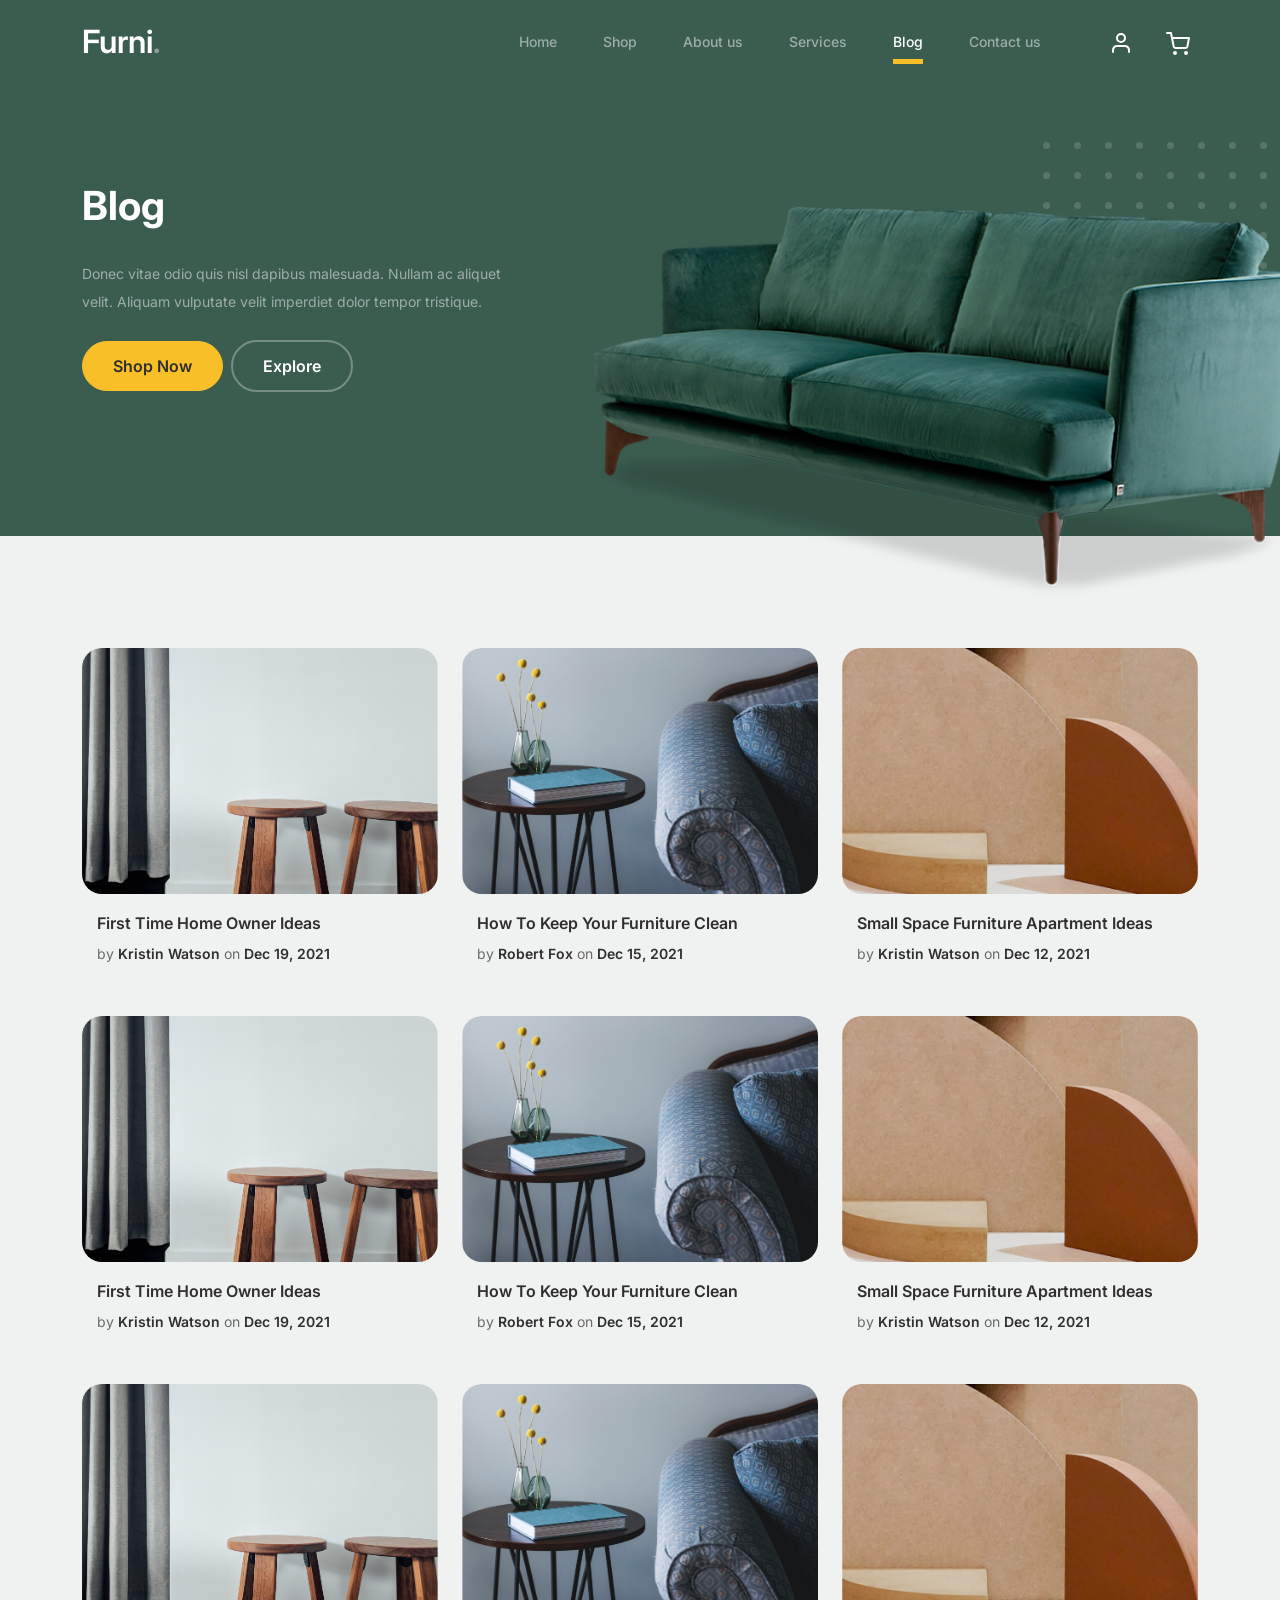
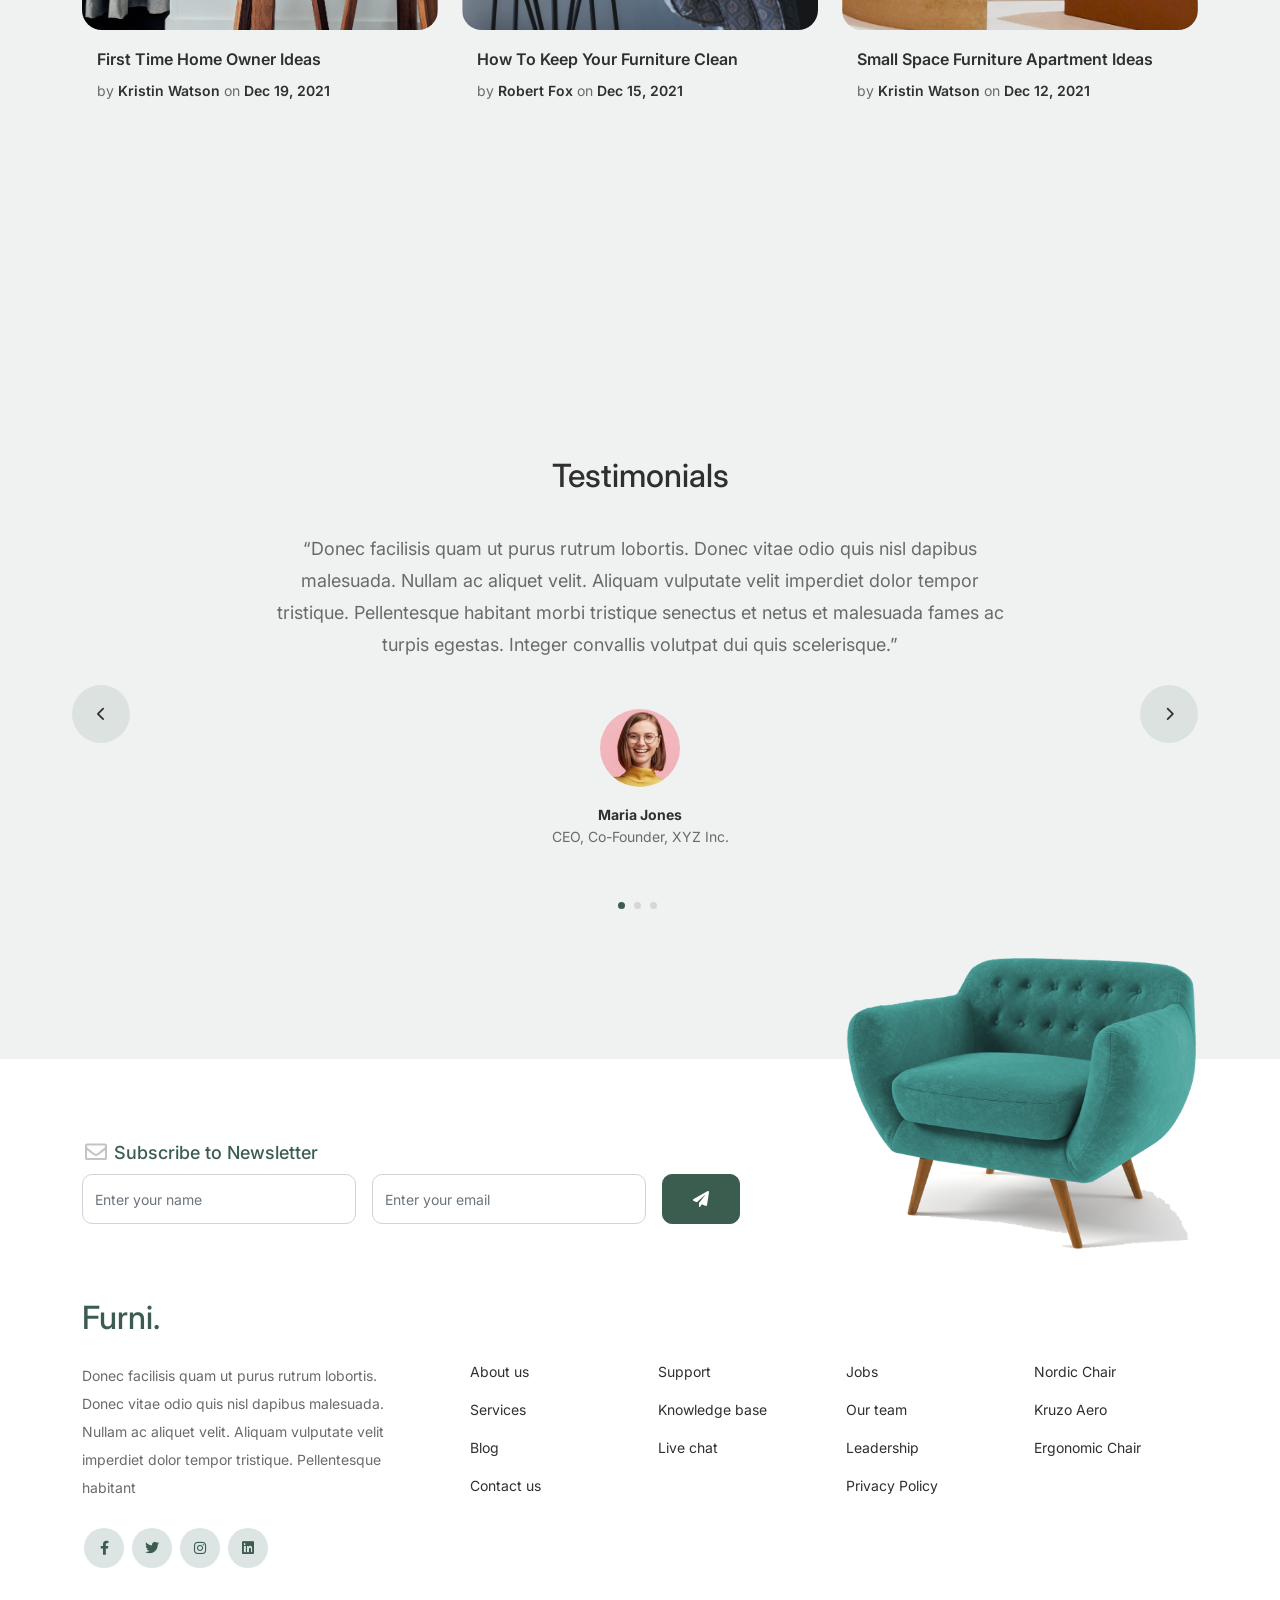
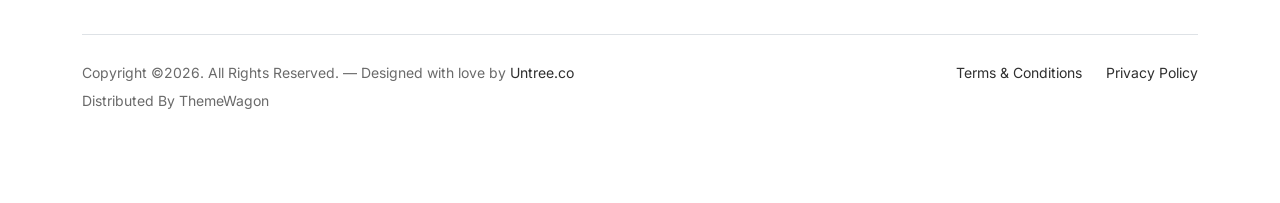
<file: blog.html>
<!doctype html>
<html lang="en">
<head>
  <meta charset="utf-8">
  <meta name="viewport" content="width=device-width, initial-scale=1, shrink-to-fit=no">
  <meta name="author" content="Untree.co">
  <link rel="shortcut icon" href="favicon.png">

  <meta name="description" content="" />
  <meta name="keywords" content="bootstrap, bootstrap4" />

		<!-- Bootstrap CSS -->
		<link href="css/bootstrap.min.css" rel="stylesheet">
		<link href="https://cdnjs.cloudflare.com/ajax/libs/font-awesome/6.0.0-beta3/css/all.min.css" rel="stylesheet">
		<link href="css/tiny-slider.css" rel="stylesheet">
		<link href="css/style.css" rel="stylesheet">
		<title>Furni Free Bootstrap 5 Template for Furniture and Interior Design Websites by Untree.co </title>
	</head>

	<body>

		<!-- Start Header/Navigation -->
		<nav class="custom-navbar navbar navbar navbar-expand-md navbar-dark bg-dark" arial-label="Furni navigation bar">

			<div class="container">
				<a class="navbar-brand" href="index.html">Furni<span>.</span></a>

				<button class="navbar-toggler" type="button" data-bs-toggle="collapse" data-bs-target="#navbarsFurni" aria-controls="navbarsFurni" aria-expanded="false" aria-label="Toggle navigation">
					<span class="navbar-toggler-icon"></span>
				</button>

				<div class="collapse navbar-collapse" id="navbarsFurni">
					<ul class="custom-navbar-nav navbar-nav ms-auto mb-2 mb-md-0">
						<li class="nav-item">
							<a class="nav-link" href="index.html">Home</a>
						</li>
						<li><a class="nav-link" href="shop.html">Shop</a></li>
						<li><a class="nav-link" href="about.html">About us</a></li>
						<li><a class="nav-link" href="services.html">Services</a></li>
						<li class="active"><a class="nav-link" href="blog.html">Blog</a></li>
						<li><a class="nav-link" href="contact.html">Contact us</a></li>
					</ul>

					<ul class="custom-navbar-cta navbar-nav mb-2 mb-md-0 ms-5">
						<li><a class="nav-link" href="#"><img src="images/user.svg"></a></li>
						<li><a class="nav-link" href="cart.html"><img src="images/cart.svg"></a></li>
					</ul>
				</div>
			</div>
				
		</nav>
		<!-- End Header/Navigation -->

		<!-- Start Hero Section -->
			<div class="hero">
				<div class="container">
					<div class="row justify-content-between">
						<div class="col-lg-5">
							<div class="intro-excerpt">
								<h1>Blog</h1>
								<p class="mb-4">Donec vitae odio quis nisl dapibus malesuada. Nullam ac aliquet velit. Aliquam vulputate velit imperdiet dolor tempor tristique.</p>
								<p><a href="" class="btn btn-secondary me-2">Shop Now</a><a href="#" class="btn btn-white-outline">Explore</a></p>
							</div>
						</div>
						<div class="col-lg-7">
							<div class="hero-img-wrap">
								<img src="images/couch.png" class="img-fluid">
							</div>
						</div>
					</div>
				</div>
			</div>
		<!-- End Hero Section -->

		

		<!-- Start Blog Section -->
		<div class="blog-section">
			<div class="container">
				
				<div class="row">

					<div class="col-12 col-sm-6 col-md-4 mb-5">
						<div class="post-entry">
							<a href="#" class="post-thumbnail"><img src="images/post-1.jpg" alt="Image" class="img-fluid"></a>
							<div class="post-content-entry">
								<h3><a href="#">First Time Home Owner Ideas</a></h3>
								<div class="meta">
									<span>by <a href="#">Kristin Watson</a></span> <span>on <a href="#">Dec 19, 2021</a></span>
								</div>
							</div>
						</div>
					</div>

					<div class="col-12 col-sm-6 col-md-4 mb-5">
						<div class="post-entry">
							<a href="#" class="post-thumbnail"><img src="images/post-2.jpg" alt="Image" class="img-fluid"></a>
							<div class="post-content-entry">
								<h3><a href="#">How To Keep Your Furniture Clean</a></h3>
								<div class="meta">
									<span>by <a href="#">Robert Fox</a></span> <span>on <a href="#">Dec 15, 2021</a></span>
								</div>
							</div>
						</div>
					</div>

					<div class="col-12 col-sm-6 col-md-4 mb-5">
						<div class="post-entry">
							<a href="#" class="post-thumbnail"><img src="images/post-3.jpg" alt="Image" class="img-fluid"></a>
							<div class="post-content-entry">
								<h3><a href="#">Small Space Furniture Apartment Ideas</a></h3>
								<div class="meta">
									<span>by <a href="#">Kristin Watson</a></span> <span>on <a href="#">Dec 12, 2021</a></span>
								</div>
							</div>
						</div>
					</div>

					<div class="col-12 col-sm-6 col-md-4 mb-5">
						<div class="post-entry">
							<a href="#" class="post-thumbnail"><img src="images/post-1.jpg" alt="Image" class="img-fluid"></a>
							<div class="post-content-entry">
								<h3><a href="#">First Time Home Owner Ideas</a></h3>
								<div class="meta">
									<span>by <a href="#">Kristin Watson</a></span> <span>on <a href="#">Dec 19, 2021</a></span>
								</div>
							</div>
						</div>
					</div>

					<div class="col-12 col-sm-6 col-md-4 mb-5">
						<div class="post-entry">
							<a href="#" class="post-thumbnail"><img src="images/post-2.jpg" alt="Image" class="img-fluid"></a>
							<div class="post-content-entry">
								<h3><a href="#">How To Keep Your Furniture Clean</a></h3>
								<div class="meta">
									<span>by <a href="#">Robert Fox</a></span> <span>on <a href="#">Dec 15, 2021</a></span>
								</div>
							</div>
						</div>
					</div>

					<div class="col-12 col-sm-6 col-md-4 mb-5">
						<div class="post-entry">
							<a href="#" class="post-thumbnail"><img src="images/post-3.jpg" alt="Image" class="img-fluid"></a>
							<div class="post-content-entry">
								<h3><a href="#">Small Space Furniture Apartment Ideas</a></h3>
								<div class="meta">
									<span>by <a href="#">Kristin Watson</a></span> <span>on <a href="#">Dec 12, 2021</a></span>
								</div>
							</div>
						</div>
					</div>

					<div class="col-12 col-sm-6 col-md-4 mb-5">
						<div class="post-entry">
							<a href="#" class="post-thumbnail"><img src="images/post-1.jpg" alt="Image" class="img-fluid"></a>
							<div class="post-content-entry">
								<h3><a href="#">First Time Home Owner Ideas</a></h3>
								<div class="meta">
									<span>by <a href="#">Kristin Watson</a></span> <span>on <a href="#">Dec 19, 2021</a></span>
								</div>
							</div>
						</div>
					</div>

					<div class="col-12 col-sm-6 col-md-4 mb-5">
						<div class="post-entry">
							<a href="#" class="post-thumbnail"><img src="images/post-2.jpg" alt="Image" class="img-fluid"></a>
							<div class="post-content-entry">
								<h3><a href="#">How To Keep Your Furniture Clean</a></h3>
								<div class="meta">
									<span>by <a href="#">Robert Fox</a></span> <span>on <a href="#">Dec 15, 2021</a></span>
								</div>
							</div>
						</div>
					</div>

					<div class="col-12 col-sm-6 col-md-4 mb-5">
						<div class="post-entry">
							<a href="#" class="post-thumbnail"><img src="images/post-3.jpg" alt="Image" class="img-fluid"></a>
							<div class="post-content-entry">
								<h3><a href="#">Small Space Furniture Apartment Ideas</a></h3>
								<div class="meta">
									<span>by <a href="#">Kristin Watson</a></span> <span>on <a href="#">Dec 12, 2021</a></span>
								</div>
							</div>
						</div>
					</div>

				</div>
			</div>
		</div>
		<!-- End Blog Section -->	

		

		<!-- Start Testimonial Slider -->
		<div class="testimonial-section before-footer-section">
			<div class="container">
				<div class="row">
					<div class="col-lg-7 mx-auto text-center">
						<h2 class="section-title">Testimonials</h2>
					</div>
				</div>

				<div class="row justify-content-center">
					<div class="col-lg-12">
						<div class="testimonial-slider-wrap text-center">

							<div id="testimonial-nav">
								<span class="prev" data-controls="prev"><span class="fa fa-chevron-left"></span></span>
								<span class="next" data-controls="next"><span class="fa fa-chevron-right"></span></span>
							</div>

							<div class="testimonial-slider">
								
								<div class="item">
									<div class="row justify-content-center">
										<div class="col-lg-8 mx-auto">

											<div class="testimonial-block text-center">
												<blockquote class="mb-5">
													<p>&ldquo;Donec facilisis quam ut purus rutrum lobortis. Donec vitae odio quis nisl dapibus malesuada. Nullam ac aliquet velit. Aliquam vulputate velit imperdiet dolor tempor tristique. Pellentesque habitant morbi tristique senectus et netus et malesuada fames ac turpis egestas. Integer convallis volutpat dui quis scelerisque.&rdquo;</p>
												</blockquote>

												<div class="author-info">
													<div class="author-pic">
														<img src="images/person-1.png" alt="Maria Jones" class="img-fluid">
													</div>
													<h3 class="font-weight-bold">Maria Jones</h3>
													<span class="position d-block mb-3">CEO, Co-Founder, XYZ Inc.</span>
												</div>
											</div>

										</div>
									</div>
								</div> 
								<!-- END item -->

								<div class="item">
									<div class="row justify-content-center">
										<div class="col-lg-8 mx-auto">

											<div class="testimonial-block text-center">
												<blockquote class="mb-5">
													<p>&ldquo;Donec facilisis quam ut purus rutrum lobortis. Donec vitae odio quis nisl dapibus malesuada. Nullam ac aliquet velit. Aliquam vulputate velit imperdiet dolor tempor tristique. Pellentesque habitant morbi tristique senectus et netus et malesuada fames ac turpis egestas. Integer convallis volutpat dui quis scelerisque.&rdquo;</p>
												</blockquote>

												<div class="author-info">
													<div class="author-pic">
														<img src="images/person-1.png" alt="Maria Jones" class="img-fluid">
													</div>
													<h3 class="font-weight-bold">Maria Jones</h3>
													<span class="position d-block mb-3">CEO, Co-Founder, XYZ Inc.</span>
												</div>
											</div>

										</div>
									</div>
								</div> 
								<!-- END item -->

								<div class="item">
									<div class="row justify-content-center">
										<div class="col-lg-8 mx-auto">

											<div class="testimonial-block text-center">
												<blockquote class="mb-5">
													<p>&ldquo;Donec facilisis quam ut purus rutrum lobortis. Donec vitae odio quis nisl dapibus malesuada. Nullam ac aliquet velit. Aliquam vulputate velit imperdiet dolor tempor tristique. Pellentesque habitant morbi tristique senectus et netus et malesuada fames ac turpis egestas. Integer convallis volutpat dui quis scelerisque.&rdquo;</p>
												</blockquote>

												<div class="author-info">
													<div class="author-pic">
														<img src="images/person-1.png" alt="Maria Jones" class="img-fluid">
													</div>
													<h3 class="font-weight-bold">Maria Jones</h3>
													<span class="position d-block mb-3">CEO, Co-Founder, XYZ Inc.</span>
												</div>
											</div>

										</div>
									</div>
								</div> 
								<!-- END item -->

							</div>

						</div>
					</div>
				</div>
			</div>
		</div>
		<!-- End Testimonial Slider -->

		

		<!-- Start Footer Section -->
		<footer class="footer-section">
			<div class="container relative">

				<div class="sofa-img">
					<img src="images/sofa.png" alt="Image" class="img-fluid">
				</div>

				<div class="row">
					<div class="col-lg-8">
						<div class="subscription-form">
							<h3 class="d-flex align-items-center"><span class="me-1"><img src="images/envelope-outline.svg" alt="Image" class="img-fluid"></span><span>Subscribe to Newsletter</span></h3>

							<form action="#" class="row g-3">
								<div class="col-auto">
									<input type="text" class="form-control" placeholder="Enter your name">
								</div>
								<div class="col-auto">
									<input type="email" class="form-control" placeholder="Enter your email">
								</div>
								<div class="col-auto">
									<button class="btn btn-primary">
										<span class="fa fa-paper-plane"></span>
									</button>
								</div>
							</form>

						</div>
					</div>
				</div>

				<div class="row g-5 mb-5">
					<div class="col-lg-4">
						<div class="mb-4 footer-logo-wrap"><a href="#" class="footer-logo">Furni<span>.</span></a></div>
						<p class="mb-4">Donec facilisis quam ut purus rutrum lobortis. Donec vitae odio quis nisl dapibus malesuada. Nullam ac aliquet velit. Aliquam vulputate velit imperdiet dolor tempor tristique. Pellentesque habitant</p>

						<ul class="list-unstyled custom-social">
							<li><a href="#"><span class="fa fa-brands fa-facebook-f"></span></a></li>
							<li><a href="#"><span class="fa fa-brands fa-twitter"></span></a></li>
							<li><a href="#"><span class="fa fa-brands fa-instagram"></span></a></li>
							<li><a href="#"><span class="fa fa-brands fa-linkedin"></span></a></li>
						</ul>
					</div>

					<div class="col-lg-8">
						<div class="row links-wrap">
							<div class="col-6 col-sm-6 col-md-3">
								<ul class="list-unstyled">
									<li><a href="#">About us</a></li>
									<li><a href="#">Services</a></li>
									<li><a href="#">Blog</a></li>
									<li><a href="#">Contact us</a></li>
								</ul>
							</div>

							<div class="col-6 col-sm-6 col-md-3">
								<ul class="list-unstyled">
									<li><a href="#">Support</a></li>
									<li><a href="#">Knowledge base</a></li>
									<li><a href="#">Live chat</a></li>
								</ul>
							</div>

							<div class="col-6 col-sm-6 col-md-3">
								<ul class="list-unstyled">
									<li><a href="#">Jobs</a></li>
									<li><a href="#">Our team</a></li>
									<li><a href="#">Leadership</a></li>
									<li><a href="#">Privacy Policy</a></li>
								</ul>
							</div>

							<div class="col-6 col-sm-6 col-md-3">
								<ul class="list-unstyled">
									<li><a href="#">Nordic Chair</a></li>
									<li><a href="#">Kruzo Aero</a></li>
									<li><a href="#">Ergonomic Chair</a></li>
								</ul>
							</div>
						</div>
					</div>

				</div>

				<div class="border-top copyright">
					<div class="row pt-4">
						<div class="col-lg-6">
							<p class="mb-2 text-center text-lg-start">Copyright &copy;<script>document.write(new Date().getFullYear());</script>. All Rights Reserved. &mdash; Designed with love by <a href="https://untree.co">Untree.co</a> Distributed By <a hreff="https://themewagon.com">ThemeWagon</a>  <!-- License information: https://untree.co/license/ -->
            </p>
						</div>

						<div class="col-lg-6 text-center text-lg-end">
							<ul class="list-unstyled d-inline-flex ms-auto">
								<li class="me-4"><a href="#">Terms &amp; Conditions</a></li>
								<li><a href="#">Privacy Policy</a></li>
							</ul>
						</div>

					</div>
				</div>

			</div>
		</footer>
		<!-- End Footer Section -->	


		<script src="js/bootstrap.bundle.min.js"></script>
		<script src="js/tiny-slider.js"></script>
		<script src="js/custom.js"></script>
	</body>

</html>
</file>
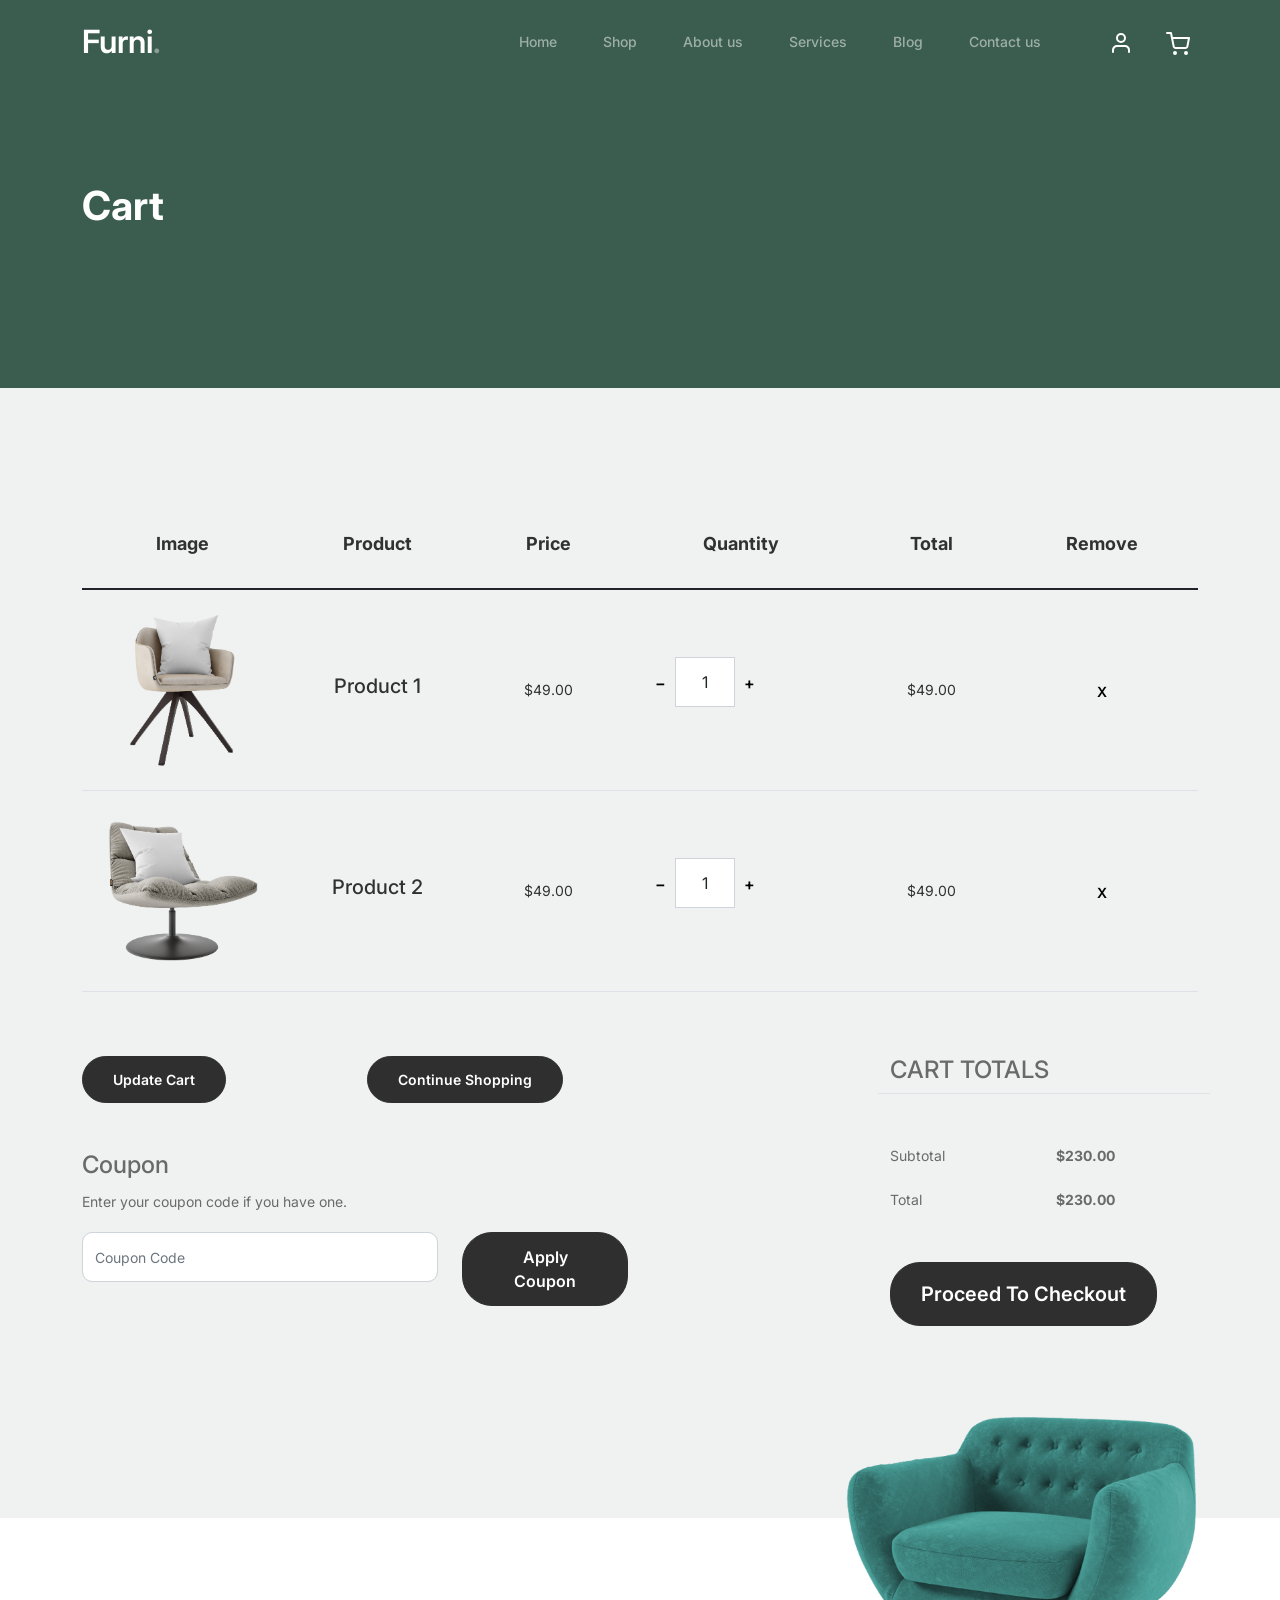
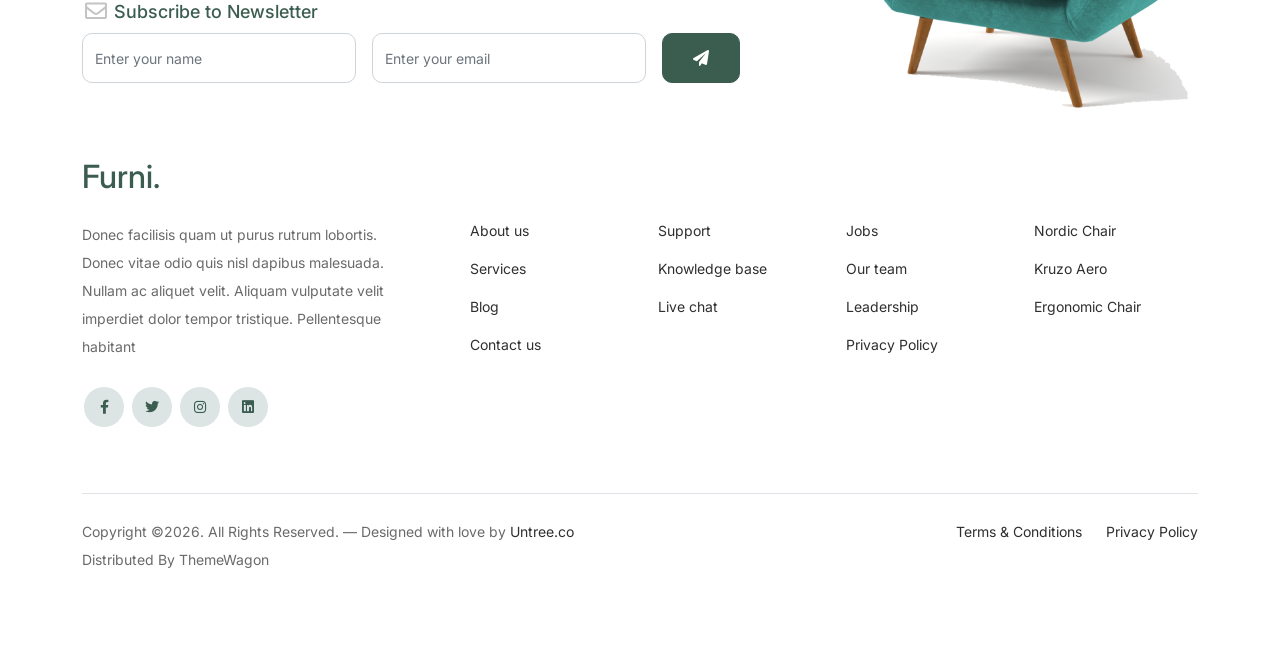
<file: cart.html>
<!doctype html>
<html lang="en">
<head>
  <meta charset="utf-8">
  <meta name="viewport" content="width=device-width, initial-scale=1, shrink-to-fit=no">
  <meta name="author" content="Untree.co">
  <link rel="shortcut icon" href="favicon.png">

  <meta name="description" content="" />
  <meta name="keywords" content="bootstrap, bootstrap4" />

		<!-- Bootstrap CSS -->
		<link href="css/bootstrap.min.css" rel="stylesheet">
		<link href="https://cdnjs.cloudflare.com/ajax/libs/font-awesome/6.0.0-beta3/css/all.min.css" rel="stylesheet">
		<link href="css/tiny-slider.css" rel="stylesheet">
		<link href="css/style.css" rel="stylesheet">
		<title>Furni Free Bootstrap 5 Template for Furniture and Interior Design Websites by Untree.co </title>
	</head>

	<body>

		<!-- Start Header/Navigation -->
		<nav class="custom-navbar navbar navbar navbar-expand-md navbar-dark bg-dark" arial-label="Furni navigation bar">

			<div class="container">
				<a class="navbar-brand" href="index.html">Furni<span>.</span></a>

				<button class="navbar-toggler" type="button" data-bs-toggle="collapse" data-bs-target="#navbarsFurni" aria-controls="navbarsFurni" aria-expanded="false" aria-label="Toggle navigation">
					<span class="navbar-toggler-icon"></span>
				</button>

				<div class="collapse navbar-collapse" id="navbarsFurni">
					<ul class="custom-navbar-nav navbar-nav ms-auto mb-2 mb-md-0">
						<li class="nav-item ">
							<a class="nav-link" href="index.html">Home</a>
						</li>
						<li><a class="nav-link" href="shop.html">Shop</a></li>
						<li><a class="nav-link" href="about.html">About us</a></li>
						<li><a class="nav-link" href="services.html">Services</a></li>
						<li><a class="nav-link" href="blog.html">Blog</a></li>
						<li><a class="nav-link" href="contact.html">Contact us</a></li>
					</ul>

					<ul class="custom-navbar-cta navbar-nav mb-2 mb-md-0 ms-5">
						<li><a class="nav-link" href="#"><img src="images/user.svg"></a></li>
						<li><a class="nav-link" href="cart.html"><img src="images/cart.svg"></a></li>
					</ul>
				</div>
			</div>
				
		</nav>
		<!-- End Header/Navigation -->

		<!-- Start Hero Section -->
			<div class="hero">
				<div class="container">
					<div class="row justify-content-between">
						<div class="col-lg-5">
							<div class="intro-excerpt">
								<h1>Cart</h1>
							</div>
						</div>
						<div class="col-lg-7">
							
						</div>
					</div>
				</div>
			</div>
		<!-- End Hero Section -->

		

		<div class="untree_co-section before-footer-section">
            <div class="container">
              <div class="row mb-5">
                <form class="col-md-12" method="post">
                  <div class="site-blocks-table">
                    <table class="table">
                      <thead>
                        <tr>
                          <th class="product-thumbnail">Image</th>
                          <th class="product-name">Product</th>
                          <th class="product-price">Price</th>
                          <th class="product-quantity">Quantity</th>
                          <th class="product-total">Total</th>
                          <th class="product-remove">Remove</th>
                        </tr>
                      </thead>
                      <tbody>
                        <tr>
                          <td class="product-thumbnail">
                            <img src="images/product-1.png" alt="Image" class="img-fluid">
                          </td>
                          <td class="product-name">
                            <h2 class="h5 text-black">Product 1</h2>
                          </td>
                          <td>$49.00</td>
                          <td>
                            <div class="input-group mb-3 d-flex align-items-center quantity-container" style="max-width: 120px;">
                              <div class="input-group-prepend">
                                <button class="btn btn-outline-black decrease" type="button">&minus;</button>
                              </div>
                              <input type="text" class="form-control text-center quantity-amount" value="1" placeholder="" aria-label="Example text with button addon" aria-describedby="button-addon1">
                              <div class="input-group-append">
                                <button class="btn btn-outline-black increase" type="button">&plus;</button>
                              </div>
                            </div>
        
                          </td>
                          <td>$49.00</td>
                          <td><a href="#" class="btn btn-black btn-sm">X</a></td>
                        </tr>
        
                        <tr>
                          <td class="product-thumbnail">
                            <img src="images/product-2.png" alt="Image" class="img-fluid">
                          </td>
                          <td class="product-name">
                            <h2 class="h5 text-black">Product 2</h2>
                          </td>
                          <td>$49.00</td>
                          <td>
                            <div class="input-group mb-3 d-flex align-items-center quantity-container" style="max-width: 120px;">
                              <div class="input-group-prepend">
                                <button class="btn btn-outline-black decrease" type="button">&minus;</button>
                              </div>
                              <input type="text" class="form-control text-center quantity-amount" value="1" placeholder="" aria-label="Example text with button addon" aria-describedby="button-addon1">
                              <div class="input-group-append">
                                <button class="btn btn-outline-black increase" type="button">&plus;</button>
                              </div>
                            </div>
        
                          </td>
                          <td>$49.00</td>
                          <td><a href="#" class="btn btn-black btn-sm">X</a></td>
                        </tr>
                      </tbody>
                    </table>
                  </div>
                </form>
              </div>
        
              <div class="row">
                <div class="col-md-6">
                  <div class="row mb-5">
                    <div class="col-md-6 mb-3 mb-md-0">
                      <button class="btn btn-black btn-sm btn-block">Update Cart</button>
                    </div>
                    <div class="col-md-6">
                      <button class="btn btn-outline-black btn-sm btn-block">Continue Shopping</button>
                    </div>
                  </div>
                  <div class="row">
                    <div class="col-md-12">
                      <label class="text-black h4" for="coupon">Coupon</label>
                      <p>Enter your coupon code if you have one.</p>
                    </div>
                    <div class="col-md-8 mb-3 mb-md-0">
                      <input type="text" class="form-control py-3" id="coupon" placeholder="Coupon Code">
                    </div>
                    <div class="col-md-4">
                      <button class="btn btn-black">Apply Coupon</button>
                    </div>
                  </div>
                </div>
                <div class="col-md-6 pl-5">
                  <div class="row justify-content-end">
                    <div class="col-md-7">
                      <div class="row">
                        <div class="col-md-12 text-right border-bottom mb-5">
                          <h3 class="text-black h4 text-uppercase">Cart Totals</h3>
                        </div>
                      </div>
                      <div class="row mb-3">
                        <div class="col-md-6">
                          <span class="text-black">Subtotal</span>
                        </div>
                        <div class="col-md-6 text-right">
                          <strong class="text-black">$230.00</strong>
                        </div>
                      </div>
                      <div class="row mb-5">
                        <div class="col-md-6">
                          <span class="text-black">Total</span>
                        </div>
                        <div class="col-md-6 text-right">
                          <strong class="text-black">$230.00</strong>
                        </div>
                      </div>
        
                      <div class="row">
                        <div class="col-md-12">
                          <button class="btn btn-black btn-lg py-3 btn-block" onclick="window.location='checkout.html'">Proceed To Checkout</button>
                        </div>
                      </div>
                    </div>
                  </div>
                </div>
              </div>
            </div>
          </div>
		

		<!-- Start Footer Section -->
		<footer class="footer-section">
			<div class="container relative">

				<div class="sofa-img">
					<img src="images/sofa.png" alt="Image" class="img-fluid">
				</div>

				<div class="row">
					<div class="col-lg-8">
						<div class="subscription-form">
							<h3 class="d-flex align-items-center"><span class="me-1"><img src="images/envelope-outline.svg" alt="Image" class="img-fluid"></span><span>Subscribe to Newsletter</span></h3>

							<form action="#" class="row g-3">
								<div class="col-auto">
									<input type="text" class="form-control" placeholder="Enter your name">
								</div>
								<div class="col-auto">
									<input type="email" class="form-control" placeholder="Enter your email">
								</div>
								<div class="col-auto">
									<button class="btn btn-primary">
										<span class="fa fa-paper-plane"></span>
									</button>
								</div>
							</form>

						</div>
					</div>
				</div>

				<div class="row g-5 mb-5">
					<div class="col-lg-4">
						<div class="mb-4 footer-logo-wrap"><a href="#" class="footer-logo">Furni<span>.</span></a></div>
						<p class="mb-4">Donec facilisis quam ut purus rutrum lobortis. Donec vitae odio quis nisl dapibus malesuada. Nullam ac aliquet velit. Aliquam vulputate velit imperdiet dolor tempor tristique. Pellentesque habitant</p>

						<ul class="list-unstyled custom-social">
							<li><a href="#"><span class="fa fa-brands fa-facebook-f"></span></a></li>
							<li><a href="#"><span class="fa fa-brands fa-twitter"></span></a></li>
							<li><a href="#"><span class="fa fa-brands fa-instagram"></span></a></li>
							<li><a href="#"><span class="fa fa-brands fa-linkedin"></span></a></li>
						</ul>
					</div>

					<div class="col-lg-8">
						<div class="row links-wrap">
							<div class="col-6 col-sm-6 col-md-3">
								<ul class="list-unstyled">
									<li><a href="#">About us</a></li>
									<li><a href="#">Services</a></li>
									<li><a href="#">Blog</a></li>
									<li><a href="#">Contact us</a></li>
								</ul>
							</div>

							<div class="col-6 col-sm-6 col-md-3">
								<ul class="list-unstyled">
									<li><a href="#">Support</a></li>
									<li><a href="#">Knowledge base</a></li>
									<li><a href="#">Live chat</a></li>
								</ul>
							</div>

							<div class="col-6 col-sm-6 col-md-3">
								<ul class="list-unstyled">
									<li><a href="#">Jobs</a></li>
									<li><a href="#">Our team</a></li>
									<li><a href="#">Leadership</a></li>
									<li><a href="#">Privacy Policy</a></li>
								</ul>
							</div>

							<div class="col-6 col-sm-6 col-md-3">
								<ul class="list-unstyled">
									<li><a href="#">Nordic Chair</a></li>
									<li><a href="#">Kruzo Aero</a></li>
									<li><a href="#">Ergonomic Chair</a></li>
								</ul>
							</div>
						</div>
					</div>

				</div>

				<div class="border-top copyright">
					<div class="row pt-4">
						<div class="col-lg-6">
							<p class="mb-2 text-center text-lg-start">Copyright &copy;<script>document.write(new Date().getFullYear());</script>. All Rights Reserved. &mdash; Designed with love by <a href="https://untree.co">Untree.co</a> Distributed By <a hreff="https://themewagon.com">ThemeWagon</a>  <!-- License information: https://untree.co/license/ -->
            </p>
						</div>

						<div class="col-lg-6 text-center text-lg-end">
							<ul class="list-unstyled d-inline-flex ms-auto">
								<li class="me-4"><a href="#">Terms &amp; Conditions</a></li>
								<li><a href="#">Privacy Policy</a></li>
							</ul>
						</div>

					</div>
				</div>

			</div>
		</footer>
		<!-- End Footer Section -->	


		<script src="js/bootstrap.bundle.min.js"></script>
		<script src="js/tiny-slider.js"></script>
		<script src="js/custom.js"></script>
	</body>

</html>
</file>
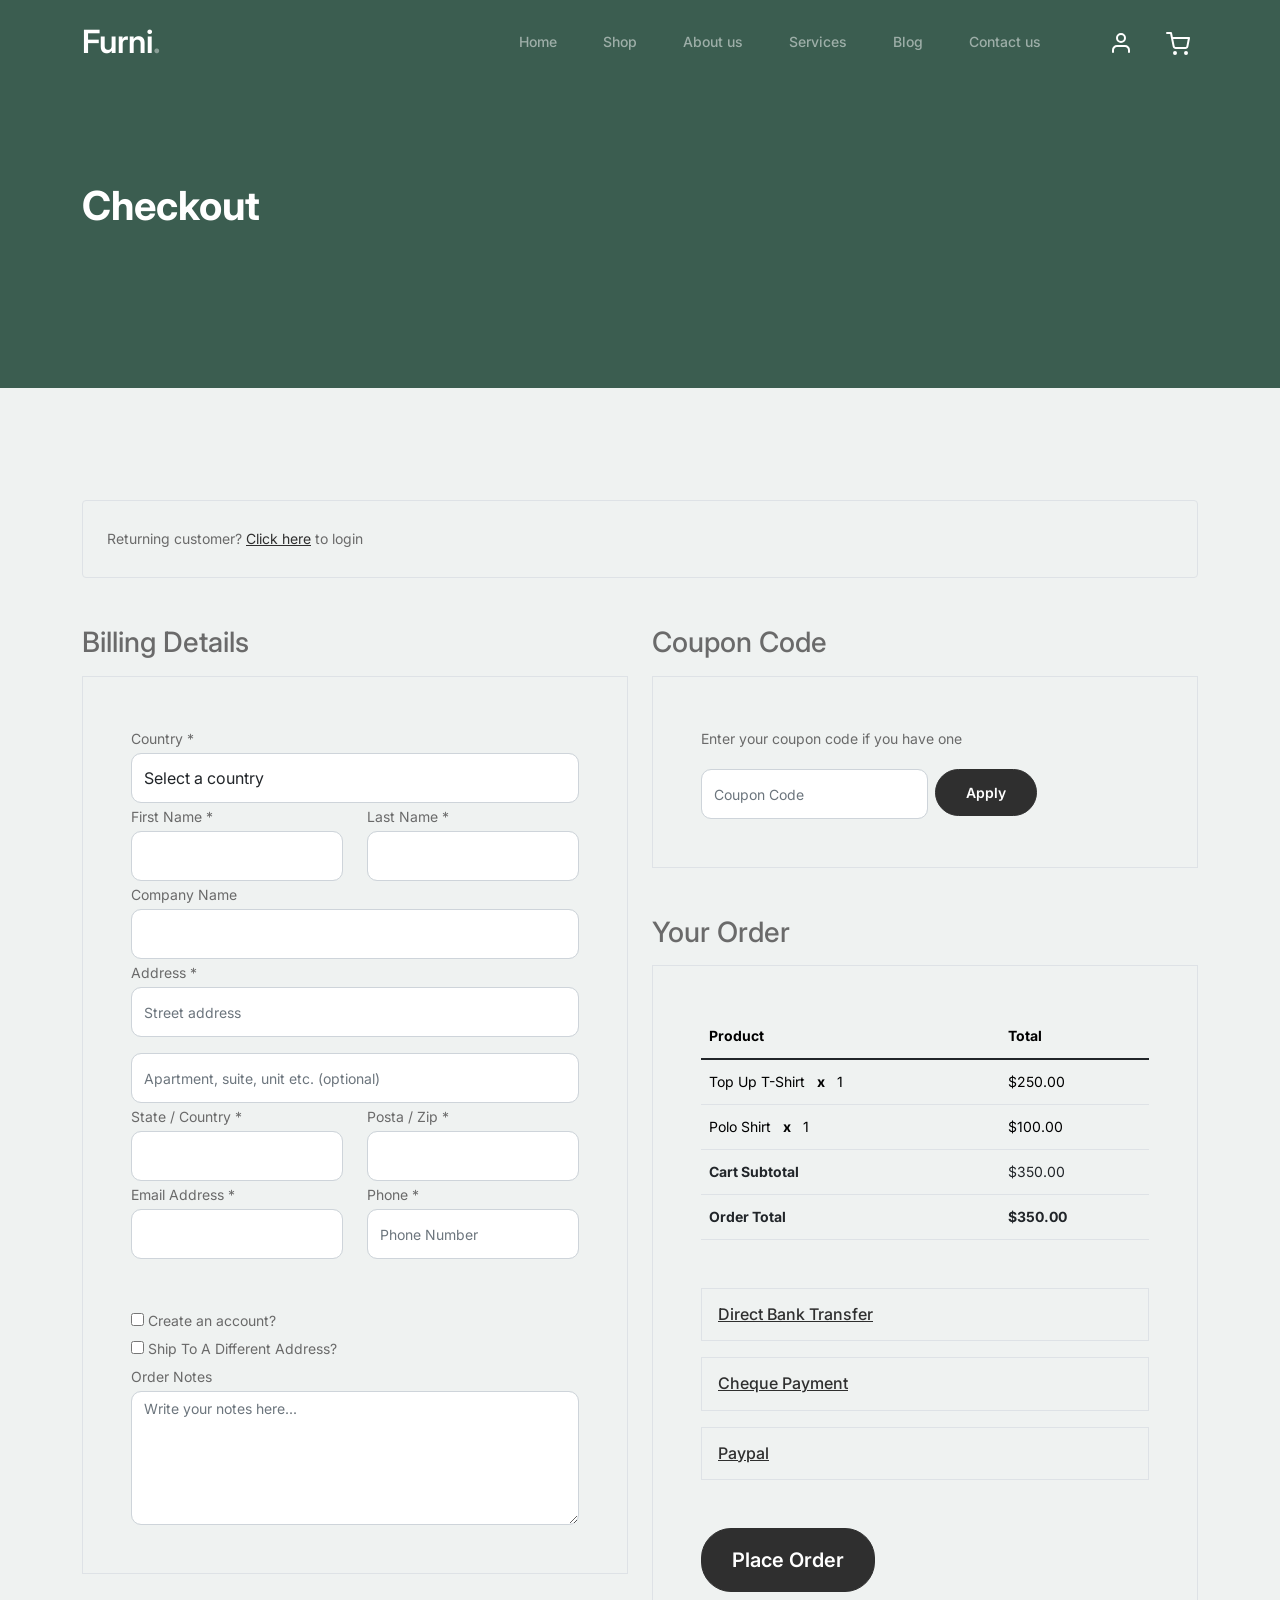
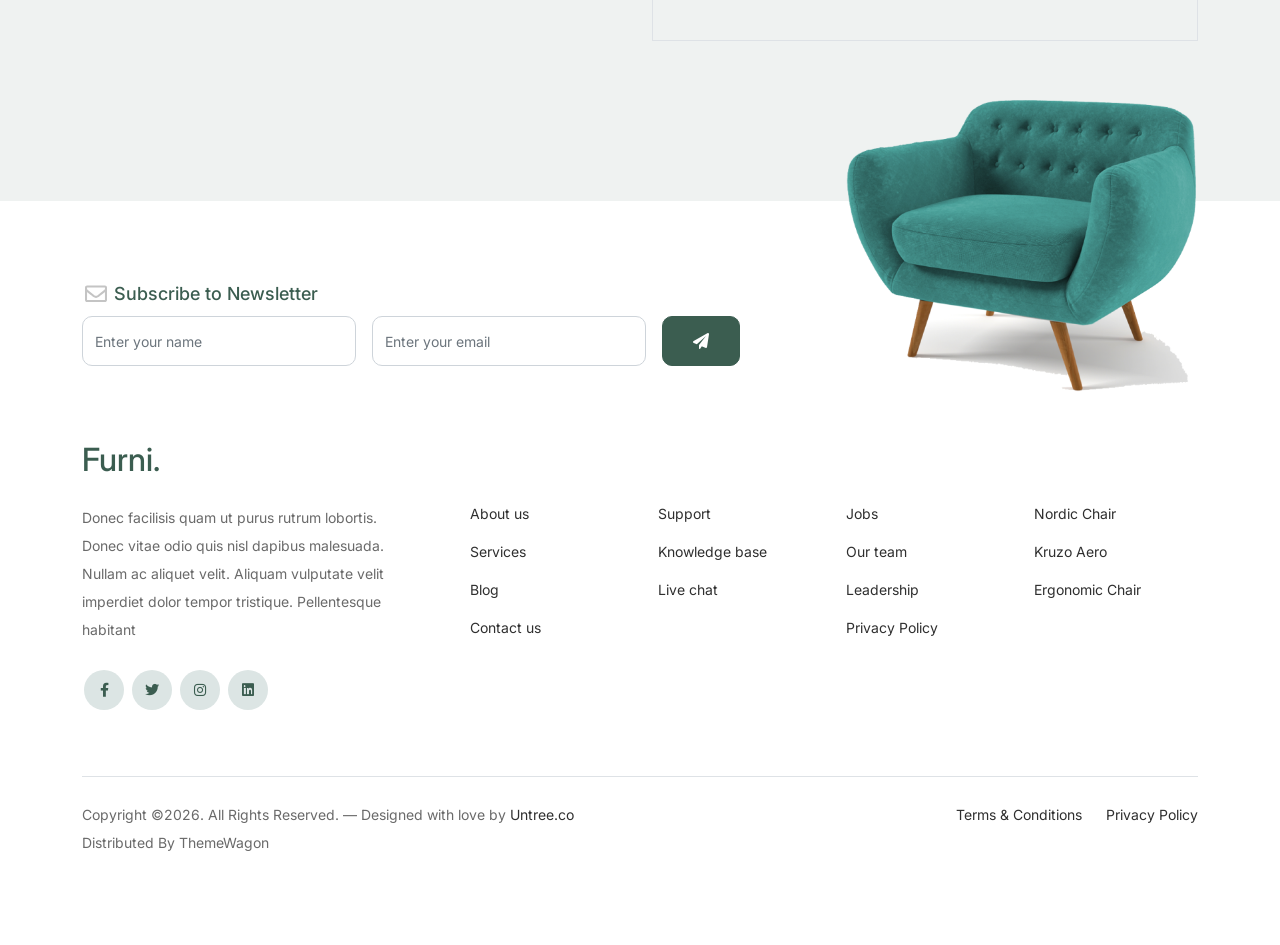
<file: checkout.html>
<!doctype html>
<html lang="en">
<head>
  <meta charset="utf-8">
  <meta name="viewport" content="width=device-width, initial-scale=1, shrink-to-fit=no">
  <meta name="author" content="Untree.co">
  <link rel="shortcut icon" href="favicon.png">

  <meta name="description" content="" />
  <meta name="keywords" content="bootstrap, bootstrap4" />

		<!-- Bootstrap CSS -->
		<link href="css/bootstrap.min.css" rel="stylesheet">
		<link href="https://cdnjs.cloudflare.com/ajax/libs/font-awesome/6.0.0-beta3/css/all.min.css" rel="stylesheet">
		<link href="css/tiny-slider.css" rel="stylesheet">
		<link href="css/style.css" rel="stylesheet">
		<title>Furni Free Bootstrap 5 Template for Furniture and Interior Design Websites by Untree.co </title>
	</head>

	<body>

		<!-- Start Header/Navigation -->
		<nav class="custom-navbar navbar navbar navbar-expand-md navbar-dark bg-dark" arial-label="Furni navigation bar">

			<div class="container">
				<a class="navbar-brand" href="index.html">Furni<span>.</span></a>

				<button class="navbar-toggler" type="button" data-bs-toggle="collapse" data-bs-target="#navbarsFurni" aria-controls="navbarsFurni" aria-expanded="false" aria-label="Toggle navigation">
					<span class="navbar-toggler-icon"></span>
				</button>

				<div class="collapse navbar-collapse" id="navbarsFurni">
					<ul class="custom-navbar-nav navbar-nav ms-auto mb-2 mb-md-0">
						<li class="nav-item ">
							<a class="nav-link" href="index.html">Home</a>
						</li>
						<li><a class="nav-link" href="shop.html">Shop</a></li>
						<li><a class="nav-link" href="about.html">About us</a></li>
						<li><a class="nav-link" href="services.html">Services</a></li>
						<li><a class="nav-link" href="blog.html">Blog</a></li>
						<li><a class="nav-link" href="contact.html">Contact us</a></li>
					</ul>

					<ul class="custom-navbar-cta navbar-nav mb-2 mb-md-0 ms-5">
						<li><a class="nav-link" href="#"><img src="images/user.svg"></a></li>
						<li><a class="nav-link" href="cart.html"><img src="images/cart.svg"></a></li>
					</ul>
				</div>
			</div>
				
		</nav>
		<!-- End Header/Navigation -->

		<!-- Start Hero Section -->
			<div class="hero">
				<div class="container">
					<div class="row justify-content-between">
						<div class="col-lg-5">
							<div class="intro-excerpt">
								<h1>Checkout</h1>
							</div>
						</div>
						<div class="col-lg-7">
							
						</div>
					</div>
				</div>
			</div>
		<!-- End Hero Section -->

		<div class="untree_co-section">
		    <div class="container">
		      <div class="row mb-5">
		        <div class="col-md-12">
		          <div class="border p-4 rounded" role="alert">
		            Returning customer? <a href="#">Click here</a> to login
		          </div>
		        </div>
		      </div>
		      <div class="row">
		        <div class="col-md-6 mb-5 mb-md-0">
		          <h2 class="h3 mb-3 text-black">Billing Details</h2>
		          <div class="p-3 p-lg-5 border bg-white">
		            <div class="form-group">
		              <label for="c_country" class="text-black">Country <span class="text-danger">*</span></label>
		              <select id="c_country" class="form-control">
		                <option value="1">Select a country</option>    
		                <option value="2">bangladesh</option>    
		                <option value="3">Algeria</option>    
		                <option value="4">Afghanistan</option>    
		                <option value="5">Ghana</option>    
		                <option value="6">Albania</option>    
		                <option value="7">Bahrain</option>    
		                <option value="8">Colombia</option>    
		                <option value="9">Dominican Republic</option>    
		              </select>
		            </div>
		            <div class="form-group row">
		              <div class="col-md-6">
		                <label for="c_fname" class="text-black">First Name <span class="text-danger">*</span></label>
		                <input type="text" class="form-control" id="c_fname" name="c_fname">
		              </div>
		              <div class="col-md-6">
		                <label for="c_lname" class="text-black">Last Name <span class="text-danger">*</span></label>
		                <input type="text" class="form-control" id="c_lname" name="c_lname">
		              </div>
		            </div>

		            <div class="form-group row">
		              <div class="col-md-12">
		                <label for="c_companyname" class="text-black">Company Name </label>
		                <input type="text" class="form-control" id="c_companyname" name="c_companyname">
		              </div>
		            </div>

		            <div class="form-group row">
		              <div class="col-md-12">
		                <label for="c_address" class="text-black">Address <span class="text-danger">*</span></label>
		                <input type="text" class="form-control" id="c_address" name="c_address" placeholder="Street address">
		              </div>
		            </div>

		            <div class="form-group mt-3">
		              <input type="text" class="form-control" placeholder="Apartment, suite, unit etc. (optional)">
		            </div>

		            <div class="form-group row">
		              <div class="col-md-6">
		                <label for="c_state_country" class="text-black">State / Country <span class="text-danger">*</span></label>
		                <input type="text" class="form-control" id="c_state_country" name="c_state_country">
		              </div>
		              <div class="col-md-6">
		                <label for="c_postal_zip" class="text-black">Posta / Zip <span class="text-danger">*</span></label>
		                <input type="text" class="form-control" id="c_postal_zip" name="c_postal_zip">
		              </div>
		            </div>

		            <div class="form-group row mb-5">
		              <div class="col-md-6">
		                <label for="c_email_address" class="text-black">Email Address <span class="text-danger">*</span></label>
		                <input type="text" class="form-control" id="c_email_address" name="c_email_address">
		              </div>
		              <div class="col-md-6">
		                <label for="c_phone" class="text-black">Phone <span class="text-danger">*</span></label>
		                <input type="text" class="form-control" id="c_phone" name="c_phone" placeholder="Phone Number">
		              </div>
		            </div>

		            <div class="form-group">
		              <label for="c_create_account" class="text-black" data-bs-toggle="collapse" href="#create_an_account" role="button" aria-expanded="false" aria-controls="create_an_account"><input type="checkbox" value="1" id="c_create_account"> Create an account?</label>
		              <div class="collapse" id="create_an_account">
		                <div class="py-2 mb-4">
		                  <p class="mb-3">Create an account by entering the information below. If you are a returning customer please login at the top of the page.</p>
		                  <div class="form-group">
		                    <label for="c_account_password" class="text-black">Account Password</label>
		                    <input type="email" class="form-control" id="c_account_password" name="c_account_password" placeholder="">
		                  </div>
		                </div>
		              </div>
		            </div>


		            <div class="form-group">
		              <label for="c_ship_different_address" class="text-black" data-bs-toggle="collapse" href="#ship_different_address" role="button" aria-expanded="false" aria-controls="ship_different_address"><input type="checkbox" value="1" id="c_ship_different_address"> Ship To A Different Address?</label>
		              <div class="collapse" id="ship_different_address">
		                <div class="py-2">

		                  <div class="form-group">
		                    <label for="c_diff_country" class="text-black">Country <span class="text-danger">*</span></label>
		                    <select id="c_diff_country" class="form-control">
		                      <option value="1">Select a country</option>    
		                      <option value="2">bangladesh</option>    
		                      <option value="3">Algeria</option>    
		                      <option value="4">Afghanistan</option>    
		                      <option value="5">Ghana</option>    
		                      <option value="6">Albania</option>    
		                      <option value="7">Bahrain</option>    
		                      <option value="8">Colombia</option>    
		                      <option value="9">Dominican Republic</option>    
		                    </select>
		                  </div>


		                  <div class="form-group row">
		                    <div class="col-md-6">
		                      <label for="c_diff_fname" class="text-black">First Name <span class="text-danger">*</span></label>
		                      <input type="text" class="form-control" id="c_diff_fname" name="c_diff_fname">
		                    </div>
		                    <div class="col-md-6">
		                      <label for="c_diff_lname" class="text-black">Last Name <span class="text-danger">*</span></label>
		                      <input type="text" class="form-control" id="c_diff_lname" name="c_diff_lname">
		                    </div>
		                  </div>

		                  <div class="form-group row">
		                    <div class="col-md-12">
		                      <label for="c_diff_companyname" class="text-black">Company Name </label>
		                      <input type="text" class="form-control" id="c_diff_companyname" name="c_diff_companyname">
		                    </div>
		                  </div>

		                  <div class="form-group row  mb-3">
		                    <div class="col-md-12">
		                      <label for="c_diff_address" class="text-black">Address <span class="text-danger">*</span></label>
		                      <input type="text" class="form-control" id="c_diff_address" name="c_diff_address" placeholder="Street address">
		                    </div>
		                  </div>

		                  <div class="form-group">
		                    <input type="text" class="form-control" placeholder="Apartment, suite, unit etc. (optional)">
		                  </div>

		                  <div class="form-group row">
		                    <div class="col-md-6">
		                      <label for="c_diff_state_country" class="text-black">State / Country <span class="text-danger">*</span></label>
		                      <input type="text" class="form-control" id="c_diff_state_country" name="c_diff_state_country">
		                    </div>
		                    <div class="col-md-6">
		                      <label for="c_diff_postal_zip" class="text-black">Posta / Zip <span class="text-danger">*</span></label>
		                      <input type="text" class="form-control" id="c_diff_postal_zip" name="c_diff_postal_zip">
		                    </div>
		                  </div>

		                  <div class="form-group row mb-5">
		                    <div class="col-md-6">
		                      <label for="c_diff_email_address" class="text-black">Email Address <span class="text-danger">*</span></label>
		                      <input type="text" class="form-control" id="c_diff_email_address" name="c_diff_email_address">
		                    </div>
		                    <div class="col-md-6">
		                      <label for="c_diff_phone" class="text-black">Phone <span class="text-danger">*</span></label>
		                      <input type="text" class="form-control" id="c_diff_phone" name="c_diff_phone" placeholder="Phone Number">
		                    </div>
		                  </div>

		                </div>

		              </div>
		            </div>

		            <div class="form-group">
		              <label for="c_order_notes" class="text-black">Order Notes</label>
		              <textarea name="c_order_notes" id="c_order_notes" cols="30" rows="5" class="form-control" placeholder="Write your notes here..."></textarea>
		            </div>

		          </div>
		        </div>
		        <div class="col-md-6">

		          <div class="row mb-5">
		            <div class="col-md-12">
		              <h2 class="h3 mb-3 text-black">Coupon Code</h2>
		              <div class="p-3 p-lg-5 border bg-white">

		                <label for="c_code" class="text-black mb-3">Enter your coupon code if you have one</label>
		                <div class="input-group w-75 couponcode-wrap">
		                  <input type="text" class="form-control me-2" id="c_code" placeholder="Coupon Code" aria-label="Coupon Code" aria-describedby="button-addon2">
		                  <div class="input-group-append">
		                    <button class="btn btn-black btn-sm" type="button" id="button-addon2">Apply</button>
		                  </div>
		                </div>

		              </div>
		            </div>
		          </div>

		          <div class="row mb-5">
		            <div class="col-md-12">
		              <h2 class="h3 mb-3 text-black">Your Order</h2>
		              <div class="p-3 p-lg-5 border bg-white">
		                <table class="table site-block-order-table mb-5">
		                  <thead>
		                    <th>Product</th>
		                    <th>Total</th>
		                  </thead>
		                  <tbody>
		                    <tr>
		                      <td>Top Up T-Shirt <strong class="mx-2">x</strong> 1</td>
		                      <td>$250.00</td>
		                    </tr>
		                    <tr>
		                      <td>Polo Shirt <strong class="mx-2">x</strong>   1</td>
		                      <td>$100.00</td>
		                    </tr>
		                    <tr>
		                      <td class="text-black font-weight-bold"><strong>Cart Subtotal</strong></td>
		                      <td class="text-black">$350.00</td>
		                    </tr>
		                    <tr>
		                      <td class="text-black font-weight-bold"><strong>Order Total</strong></td>
		                      <td class="text-black font-weight-bold"><strong>$350.00</strong></td>
		                    </tr>
		                  </tbody>
		                </table>

		                <div class="border p-3 mb-3">
		                  <h3 class="h6 mb-0"><a class="d-block" data-bs-toggle="collapse" href="#collapsebank" role="button" aria-expanded="false" aria-controls="collapsebank">Direct Bank Transfer</a></h3>

		                  <div class="collapse" id="collapsebank">
		                    <div class="py-2">
		                      <p class="mb-0">Make your payment directly into our bank account. Please use your Order ID as the payment reference. Your order won’t be shipped until the funds have cleared in our account.</p>
		                    </div>
		                  </div>
		                </div>

		                <div class="border p-3 mb-3">
		                  <h3 class="h6 mb-0"><a class="d-block" data-bs-toggle="collapse" href="#collapsecheque" role="button" aria-expanded="false" aria-controls="collapsecheque">Cheque Payment</a></h3>

		                  <div class="collapse" id="collapsecheque">
		                    <div class="py-2">
		                      <p class="mb-0">Make your payment directly into our bank account. Please use your Order ID as the payment reference. Your order won’t be shipped until the funds have cleared in our account.</p>
		                    </div>
		                  </div>
		                </div>

		                <div class="border p-3 mb-5">
		                  <h3 class="h6 mb-0"><a class="d-block" data-bs-toggle="collapse" href="#collapsepaypal" role="button" aria-expanded="false" aria-controls="collapsepaypal">Paypal</a></h3>

		                  <div class="collapse" id="collapsepaypal">
		                    <div class="py-2">
		                      <p class="mb-0">Make your payment directly into our bank account. Please use your Order ID as the payment reference. Your order won’t be shipped until the funds have cleared in our account.</p>
		                    </div>
		                  </div>
		                </div>

		                <div class="form-group">
		                  <button class="btn btn-black btn-lg py-3 btn-block" onclick="window.location='thankyou.html'">Place Order</button>
		                </div>

		              </div>
		            </div>
		          </div>

		        </div>
		      </div>
		      <!-- </form> -->
		    </div>
		  </div>

		<!-- Start Footer Section -->
		<footer class="footer-section">
			<div class="container relative">

				<div class="sofa-img">
					<img src="images/sofa.png" alt="Image" class="img-fluid">
				</div>

				<div class="row">
					<div class="col-lg-8">
						<div class="subscription-form">
							<h3 class="d-flex align-items-center"><span class="me-1"><img src="images/envelope-outline.svg" alt="Image" class="img-fluid"></span><span>Subscribe to Newsletter</span></h3>

							<form action="#" class="row g-3">
								<div class="col-auto">
									<input type="text" class="form-control" placeholder="Enter your name">
								</div>
								<div class="col-auto">
									<input type="email" class="form-control" placeholder="Enter your email">
								</div>
								<div class="col-auto">
									<button class="btn btn-primary">
										<span class="fa fa-paper-plane"></span>
									</button>
								</div>
							</form>

						</div>
					</div>
				</div>

				<div class="row g-5 mb-5">
					<div class="col-lg-4">
						<div class="mb-4 footer-logo-wrap"><a href="#" class="footer-logo">Furni<span>.</span></a></div>
						<p class="mb-4">Donec facilisis quam ut purus rutrum lobortis. Donec vitae odio quis nisl dapibus malesuada. Nullam ac aliquet velit. Aliquam vulputate velit imperdiet dolor tempor tristique. Pellentesque habitant</p>

						<ul class="list-unstyled custom-social">
							<li><a href="#"><span class="fa fa-brands fa-facebook-f"></span></a></li>
							<li><a href="#"><span class="fa fa-brands fa-twitter"></span></a></li>
							<li><a href="#"><span class="fa fa-brands fa-instagram"></span></a></li>
							<li><a href="#"><span class="fa fa-brands fa-linkedin"></span></a></li>
						</ul>
					</div>

					<div class="col-lg-8">
						<div class="row links-wrap">
							<div class="col-6 col-sm-6 col-md-3">
								<ul class="list-unstyled">
									<li><a href="#">About us</a></li>
									<li><a href="#">Services</a></li>
									<li><a href="#">Blog</a></li>
									<li><a href="#">Contact us</a></li>
								</ul>
							</div>

							<div class="col-6 col-sm-6 col-md-3">
								<ul class="list-unstyled">
									<li><a href="#">Support</a></li>
									<li><a href="#">Knowledge base</a></li>
									<li><a href="#">Live chat</a></li>
								</ul>
							</div>

							<div class="col-6 col-sm-6 col-md-3">
								<ul class="list-unstyled">
									<li><a href="#">Jobs</a></li>
									<li><a href="#">Our team</a></li>
									<li><a href="#">Leadership</a></li>
									<li><a href="#">Privacy Policy</a></li>
								</ul>
							</div>

							<div class="col-6 col-sm-6 col-md-3">
								<ul class="list-unstyled">
									<li><a href="#">Nordic Chair</a></li>
									<li><a href="#">Kruzo Aero</a></li>
									<li><a href="#">Ergonomic Chair</a></li>
								</ul>
							</div>
						</div>
					</div>

				</div>

				<div class="border-top copyright">
					<div class="row pt-4">
						<div class="col-lg-6">
							<p class="mb-2 text-center text-lg-start">Copyright &copy;<script>document.write(new Date().getFullYear());</script>. All Rights Reserved. &mdash; Designed with love by <a href="https://untree.co">Untree.co</a> Distributed By <a hreff="https://themewagon.com">ThemeWagon</a>  <!-- License information: https://untree.co/license/ -->
            </p>
						</div>

						<div class="col-lg-6 text-center text-lg-end">
							<ul class="list-unstyled d-inline-flex ms-auto">
								<li class="me-4"><a href="#">Terms &amp; Conditions</a></li>
								<li><a href="#">Privacy Policy</a></li>
							</ul>
						</div>

					</div>
				</div>

			</div>
		</footer>
		<!-- End Footer Section -->	


		<script src="js/bootstrap.bundle.min.js"></script>
		<script src="js/tiny-slider.js"></script>
		<script src="js/custom.js"></script>
	</body>

</html>
</file>
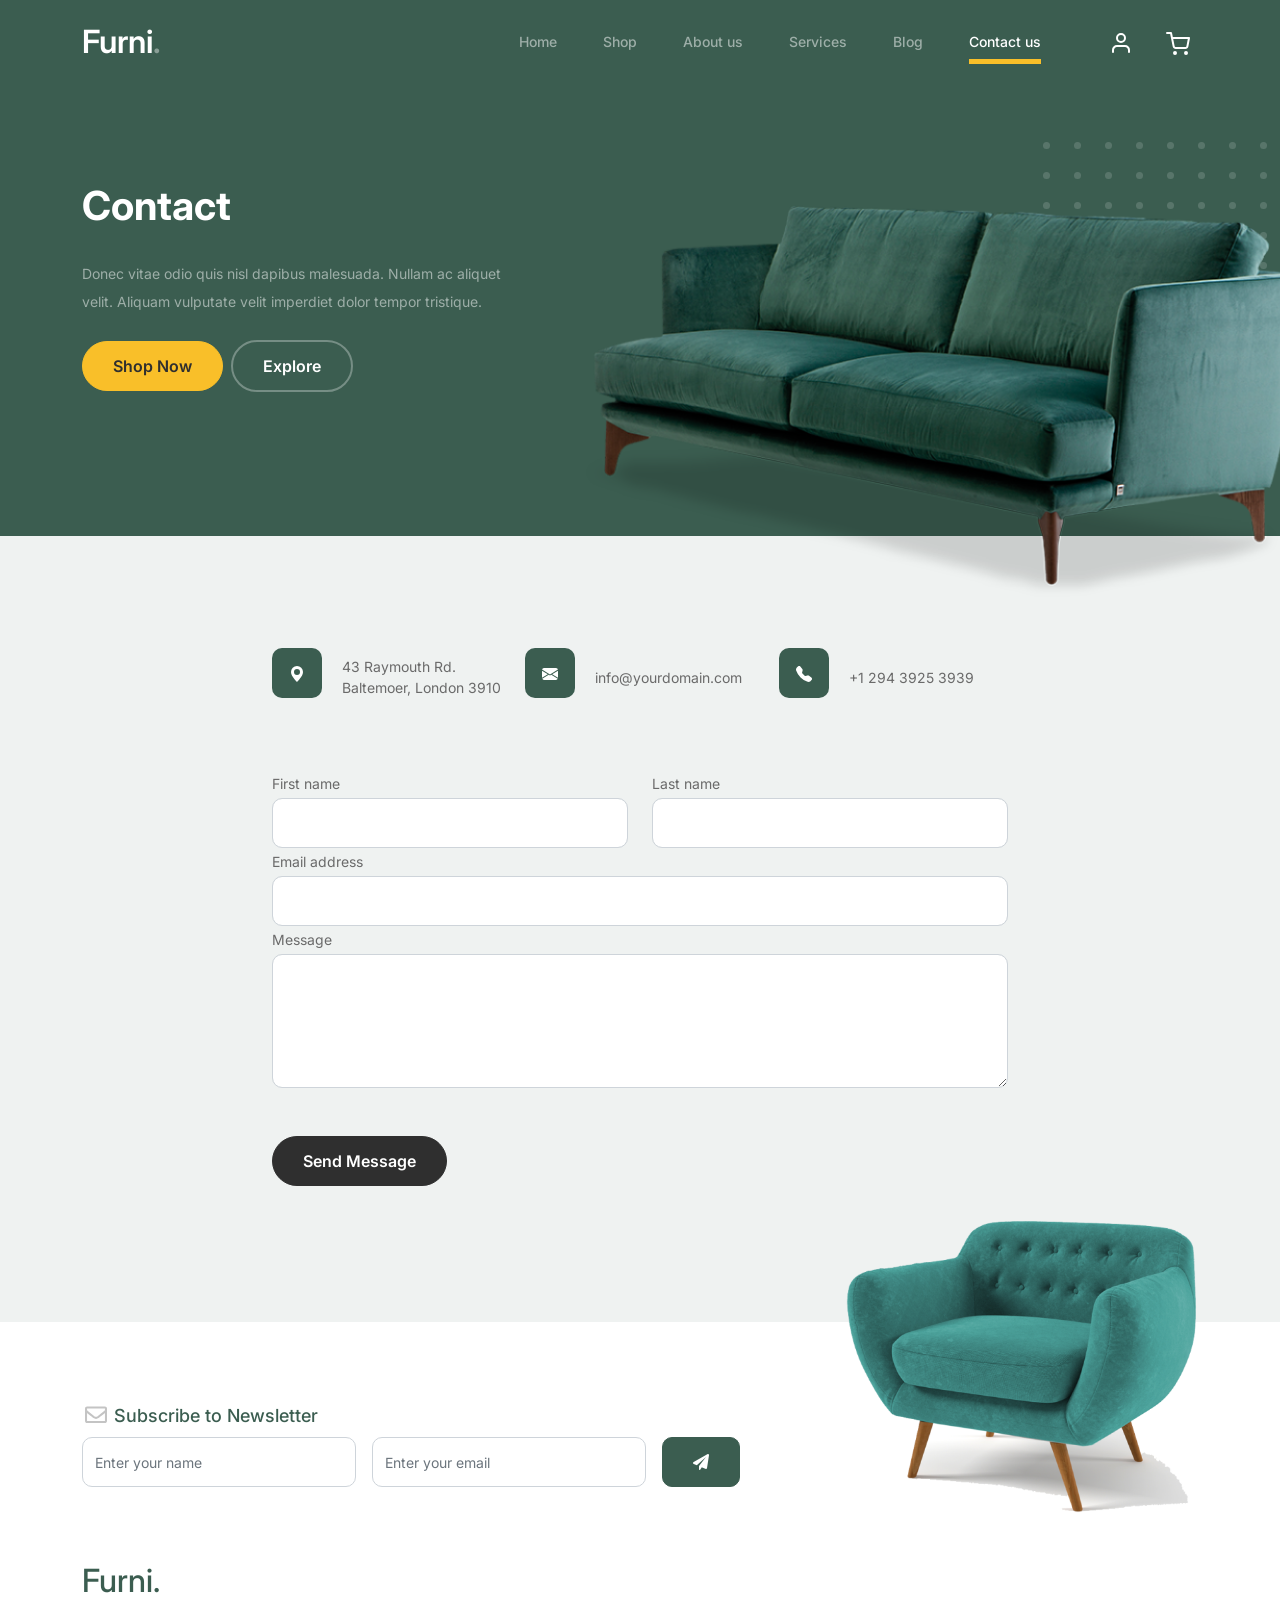
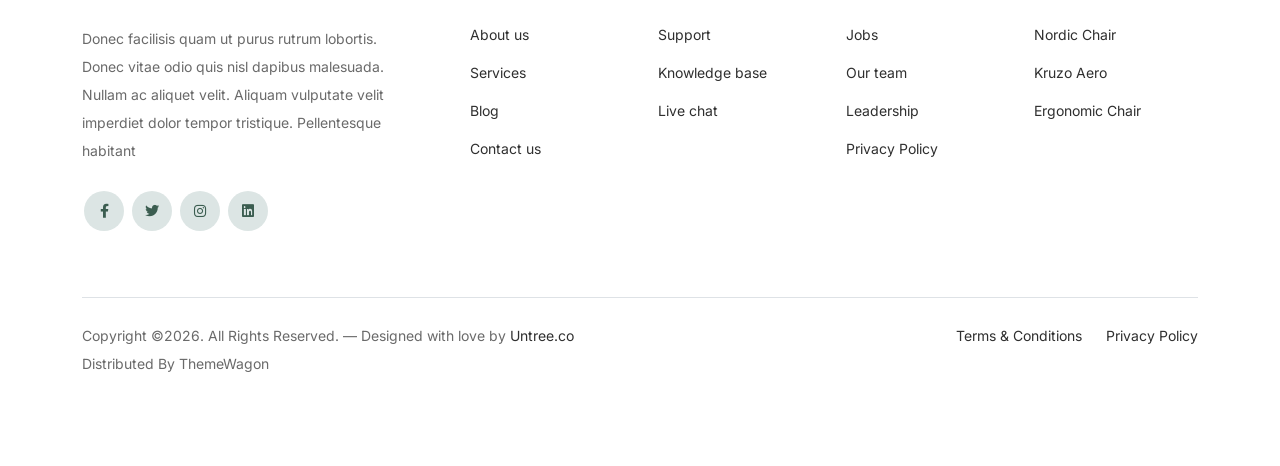
<file: contact.html>
<!doctype html>
<html lang="en">
<head>
  <meta charset="utf-8">
  <meta name="viewport" content="width=device-width, initial-scale=1, shrink-to-fit=no">
  <meta name="author" content="Untree.co">
  <link rel="shortcut icon" href="favicon.png">

  <meta name="description" content="" />
  <meta name="keywords" content="bootstrap, bootstrap4" />

		<!-- Bootstrap CSS -->
		<link href="css/bootstrap.min.css" rel="stylesheet">
		<link href="https://cdnjs.cloudflare.com/ajax/libs/font-awesome/6.0.0-beta3/css/all.min.css" rel="stylesheet">
		<link href="css/tiny-slider.css" rel="stylesheet">
		<link href="css/style.css" rel="stylesheet">
		<title>Furni Free Bootstrap 5 Template for Furniture and Interior Design Websites by Untree.co </title>
	</head>

	<body>

		<!-- Start Header/Navigation -->
		<nav class="custom-navbar navbar navbar navbar-expand-md navbar-dark bg-dark" arial-label="Furni navigation bar">

			<div class="container">
				<a class="navbar-brand" href="index.html">Furni<span>.</span></a>

				<button class="navbar-toggler" type="button" data-bs-toggle="collapse" data-bs-target="#navbarsFurni" aria-controls="navbarsFurni" aria-expanded="false" aria-label="Toggle navigation">
					<span class="navbar-toggler-icon"></span>
				</button>

				<div class="collapse navbar-collapse" id="navbarsFurni">
					<ul class="custom-navbar-nav navbar-nav ms-auto mb-2 mb-md-0">
						<li class="nav-item">
							<a class="nav-link" href="index.html">Home</a>
						</li>
						<li><a class="nav-link" href="shop.html">Shop</a></li>
						<li><a class="nav-link" href="about.html">About us</a></li>
						<li><a class="nav-link" href="services.html">Services</a></li>
						<li><a class="nav-link" href="blog.html">Blog</a></li>
						<li class="active"><a class="nav-link" href="contact.html">Contact us</a></li>
					</ul>

					<ul class="custom-navbar-cta navbar-nav mb-2 mb-md-0 ms-5">
						<li><a class="nav-link" href="#"><img src="images/user.svg"></a></li>
						<li><a class="nav-link" href="cart.html"><img src="images/cart.svg"></a></li>
					</ul>
				</div>
			</div>
				
		</nav>
		<!-- End Header/Navigation -->

		<!-- Start Hero Section -->
			<div class="hero">
				<div class="container">
					<div class="row justify-content-between">
						<div class="col-lg-5">
							<div class="intro-excerpt">
								<h1>Contact</h1>
								<p class="mb-4">Donec vitae odio quis nisl dapibus malesuada. Nullam ac aliquet velit. Aliquam vulputate velit imperdiet dolor tempor tristique.</p>
								<p><a href="" class="btn btn-secondary me-2">Shop Now</a><a href="#" class="btn btn-white-outline">Explore</a></p>
							</div>
						</div>
						<div class="col-lg-7">
							<div class="hero-img-wrap">
								<img src="images/couch.png" class="img-fluid">
							</div>
						</div>
					</div>
				</div>
			</div>
		<!-- End Hero Section -->

		
		<!-- Start Contact Form -->
		<div class="untree_co-section">
      <div class="container">

        <div class="block">
          <div class="row justify-content-center">


            <div class="col-md-8 col-lg-8 pb-4">


              <div class="row mb-5">
                <div class="col-lg-4">
                  <div  class="service no-shadow align-items-center link horizontal d-flex active" data-aos="fade-left" data-aos-delay="0">
                    <div class="service-icon color-1 mb-4">
                      <svg xmlns="http://www.w3.org/2000/svg" width="16" height="16" fill="currentColor" class="bi bi-geo-alt-fill" viewBox="0 0 16 16">
                        <path d="M8 16s6-5.686 6-10A6 6 0 0 0 2 6c0 4.314 6 10 6 10zm0-7a3 3 0 1 1 0-6 3 3 0 0 1 0 6z"/>
                      </svg>
                    </div> <!-- /.icon -->
                    <div class="service-contents">
                      <p>43 Raymouth Rd. Baltemoer, London 3910</p>
                    </div> <!-- /.service-contents-->
                  </div> <!-- /.service -->
                </div>

                <div class="col-lg-4">
                  <div  class="service no-shadow align-items-center link horizontal d-flex active" data-aos="fade-left" data-aos-delay="0">
                    <div class="service-icon color-1 mb-4">
                      <svg xmlns="http://www.w3.org/2000/svg" width="16" height="16" fill="currentColor" class="bi bi-envelope-fill" viewBox="0 0 16 16">
                        <path d="M.05 3.555A2 2 0 0 1 2 2h12a2 2 0 0 1 1.95 1.555L8 8.414.05 3.555zM0 4.697v7.104l5.803-3.558L0 4.697zM6.761 8.83l-6.57 4.027A2 2 0 0 0 2 14h12a2 2 0 0 0 1.808-1.144l-6.57-4.027L8 9.586l-1.239-.757zm3.436-.586L16 11.801V4.697l-5.803 3.546z"/>
                      </svg>
                    </div> <!-- /.icon -->
                    <div class="service-contents">
                      <p>info@yourdomain.com</p>
                    </div> <!-- /.service-contents-->
                  </div> <!-- /.service -->
                </div>

                <div class="col-lg-4">
                  <div  class="service no-shadow align-items-center link horizontal d-flex active" data-aos="fade-left" data-aos-delay="0">
                    <div class="service-icon color-1 mb-4">
                      <svg xmlns="http://www.w3.org/2000/svg" width="16" height="16" fill="currentColor" class="bi bi-telephone-fill" viewBox="0 0 16 16">
                        <path fill-rule="evenodd" d="M1.885.511a1.745 1.745 0 0 1 2.61.163L6.29 2.98c.329.423.445.974.315 1.494l-.547 2.19a.678.678 0 0 0 .178.643l2.457 2.457a.678.678 0 0 0 .644.178l2.189-.547a1.745 1.745 0 0 1 1.494.315l2.306 1.794c.829.645.905 1.87.163 2.611l-1.034 1.034c-.74.74-1.846 1.065-2.877.702a18.634 18.634 0 0 1-7.01-4.42 18.634 18.634 0 0 1-4.42-7.009c-.362-1.03-.037-2.137.703-2.877L1.885.511z"/>
                      </svg>
                    </div> <!-- /.icon -->
                    <div class="service-contents">
                      <p>+1 294 3925 3939</p>
                    </div> <!-- /.service-contents-->
                  </div> <!-- /.service -->
                </div>
              </div>

              <form>
                <div class="row">
                  <div class="col-6">
                    <div class="form-group">
                      <label class="text-black" for="fname">First name</label>
                      <input type="text" class="form-control" id="fname">
                    </div>
                  </div>
                  <div class="col-6">
                    <div class="form-group">
                      <label class="text-black" for="lname">Last name</label>
                      <input type="text" class="form-control" id="lname">
                    </div>
                  </div>
                </div>
                <div class="form-group">
                  <label class="text-black" for="email">Email address</label>
                  <input type="email" class="form-control" id="email">
                </div>

                <div class="form-group mb-5">
                  <label class="text-black" for="message">Message</label>
                  <textarea name="" class="form-control" id="message" cols="30" rows="5"></textarea>
                </div>

                <button type="submit" class="btn btn-primary-hover-outline">Send Message</button>
              </form>

            </div>

          </div>

        </div>

      </div>


    </div>
  </div>

  <!-- End Contact Form -->

		

		<!-- Start Footer Section -->
		<footer class="footer-section">
			<div class="container relative">

				<div class="sofa-img">
					<img src="images/sofa.png" alt="Image" class="img-fluid">
				</div>

				<div class="row">
					<div class="col-lg-8">
						<div class="subscription-form">
							<h3 class="d-flex align-items-center"><span class="me-1"><img src="images/envelope-outline.svg" alt="Image" class="img-fluid"></span><span>Subscribe to Newsletter</span></h3>

							<form action="#" class="row g-3">
								<div class="col-auto">
									<input type="text" class="form-control" placeholder="Enter your name">
								</div>
								<div class="col-auto">
									<input type="email" class="form-control" placeholder="Enter your email">
								</div>
								<div class="col-auto">
									<button class="btn btn-primary">
										<span class="fa fa-paper-plane"></span>
									</button>
								</div>
							</form>

						</div>
					</div>
				</div>

				<div class="row g-5 mb-5">
					<div class="col-lg-4">
						<div class="mb-4 footer-logo-wrap"><a href="#" class="footer-logo">Furni<span>.</span></a></div>
						<p class="mb-4">Donec facilisis quam ut purus rutrum lobortis. Donec vitae odio quis nisl dapibus malesuada. Nullam ac aliquet velit. Aliquam vulputate velit imperdiet dolor tempor tristique. Pellentesque habitant</p>

						<ul class="list-unstyled custom-social">
							<li><a href="#"><span class="fa fa-brands fa-facebook-f"></span></a></li>
							<li><a href="#"><span class="fa fa-brands fa-twitter"></span></a></li>
							<li><a href="#"><span class="fa fa-brands fa-instagram"></span></a></li>
							<li><a href="#"><span class="fa fa-brands fa-linkedin"></span></a></li>
						</ul>
					</div>

					<div class="col-lg-8">
						<div class="row links-wrap">
							<div class="col-6 col-sm-6 col-md-3">
								<ul class="list-unstyled">
									<li><a href="#">About us</a></li>
									<li><a href="#">Services</a></li>
									<li><a href="#">Blog</a></li>
									<li><a href="#">Contact us</a></li>
								</ul>
							</div>

							<div class="col-6 col-sm-6 col-md-3">
								<ul class="list-unstyled">
									<li><a href="#">Support</a></li>
									<li><a href="#">Knowledge base</a></li>
									<li><a href="#">Live chat</a></li>
								</ul>
							</div>

							<div class="col-6 col-sm-6 col-md-3">
								<ul class="list-unstyled">
									<li><a href="#">Jobs</a></li>
									<li><a href="#">Our team</a></li>
									<li><a href="#">Leadership</a></li>
									<li><a href="#">Privacy Policy</a></li>
								</ul>
							</div>

							<div class="col-6 col-sm-6 col-md-3">
								<ul class="list-unstyled">
									<li><a href="#">Nordic Chair</a></li>
									<li><a href="#">Kruzo Aero</a></li>
									<li><a href="#">Ergonomic Chair</a></li>
								</ul>
							</div>
						</div>
					</div>

				</div>

				<div class="border-top copyright">
					<div class="row pt-4">
						<div class="col-lg-6">
							<p class="mb-2 text-center text-lg-start">Copyright &copy;<script>document.write(new Date().getFullYear());</script>. All Rights Reserved. &mdash; Designed with love by <a href="https://untree.co">Untree.co</a> Distributed By <a hreff="https://themewagon.com">ThemeWagon</a>  <!-- License information: https://untree.co/license/ -->
            </p>
						</div>

						<div class="col-lg-6 text-center text-lg-end">
							<ul class="list-unstyled d-inline-flex ms-auto">
								<li class="me-4"><a href="#">Terms &amp; Conditions</a></li>
								<li><a href="#">Privacy Policy</a></li>
							</ul>
						</div>

					</div>
				</div>

			</div>
		</footer>
		<!-- End Footer Section -->	


		<script src="js/bootstrap.bundle.min.js"></script>
		<script src="js/tiny-slider.js"></script>
		<script src="js/custom.js"></script>
	</body>

</html>
</file>
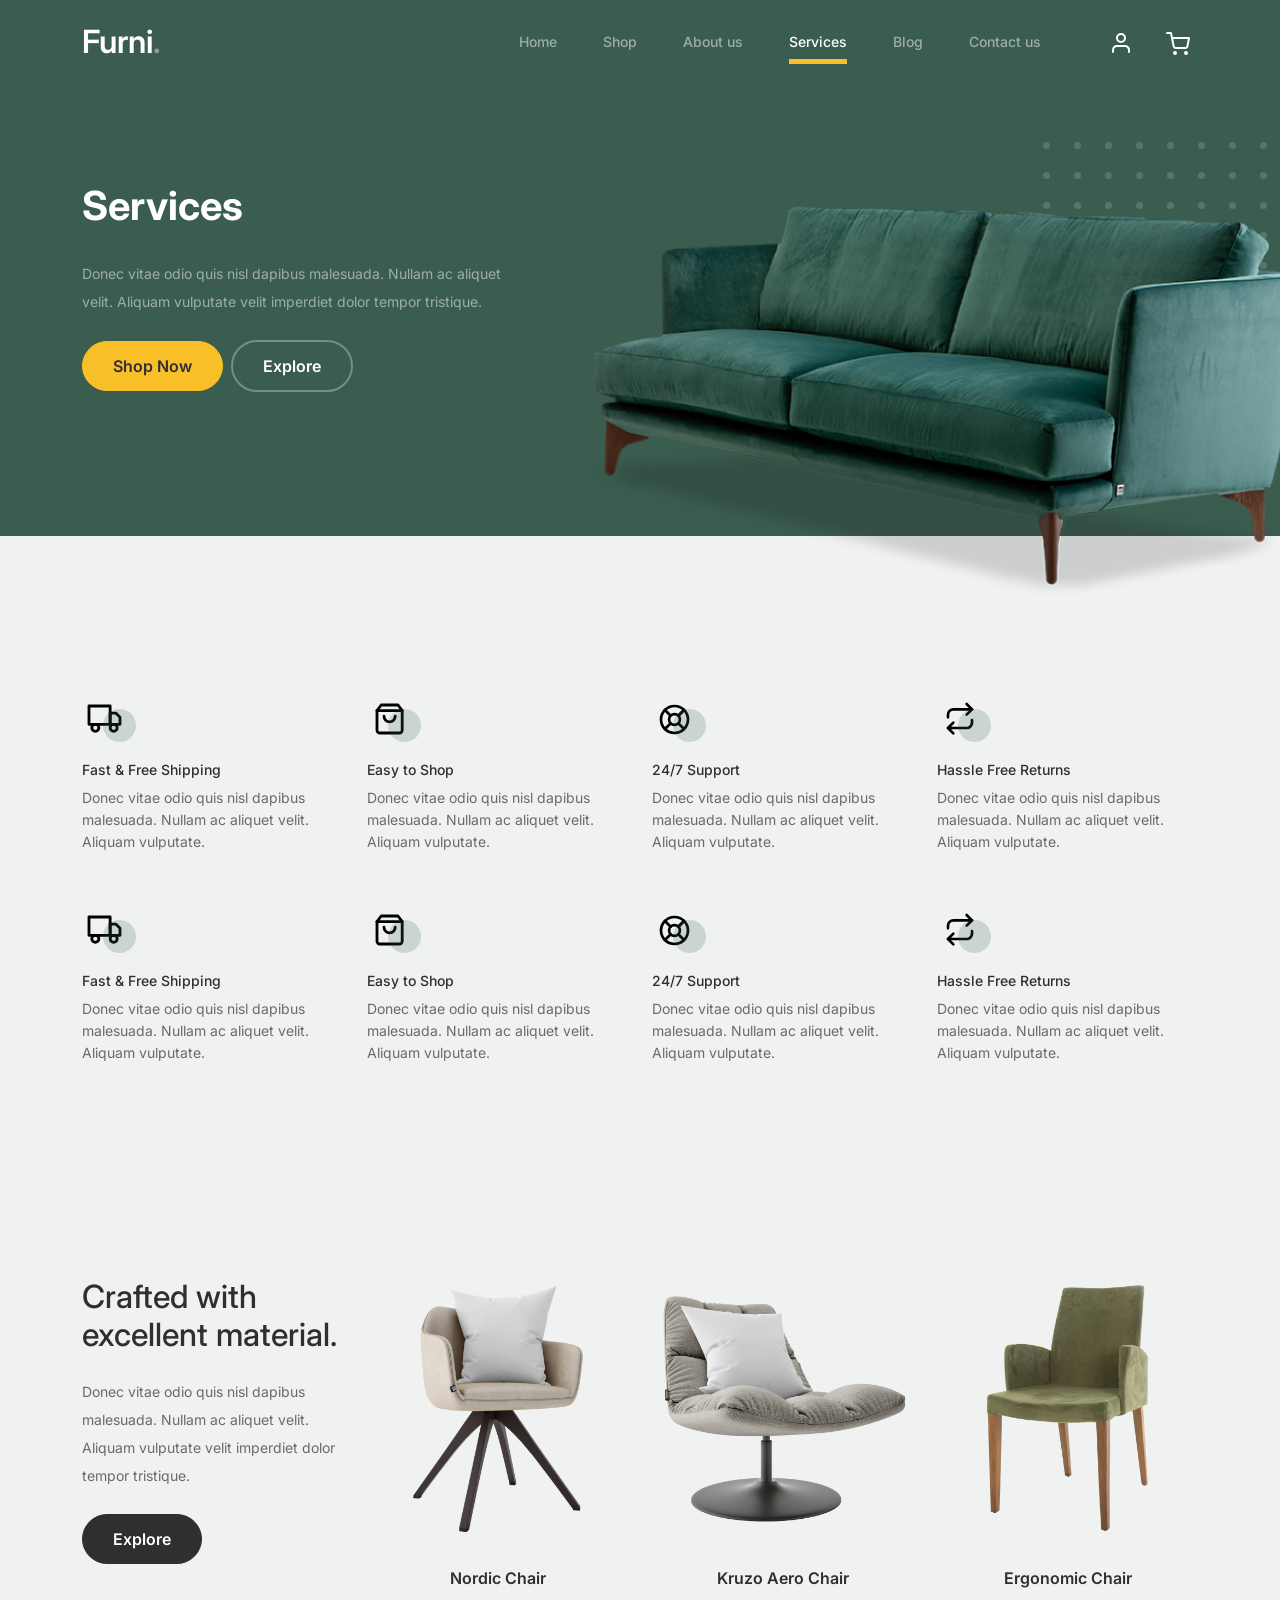
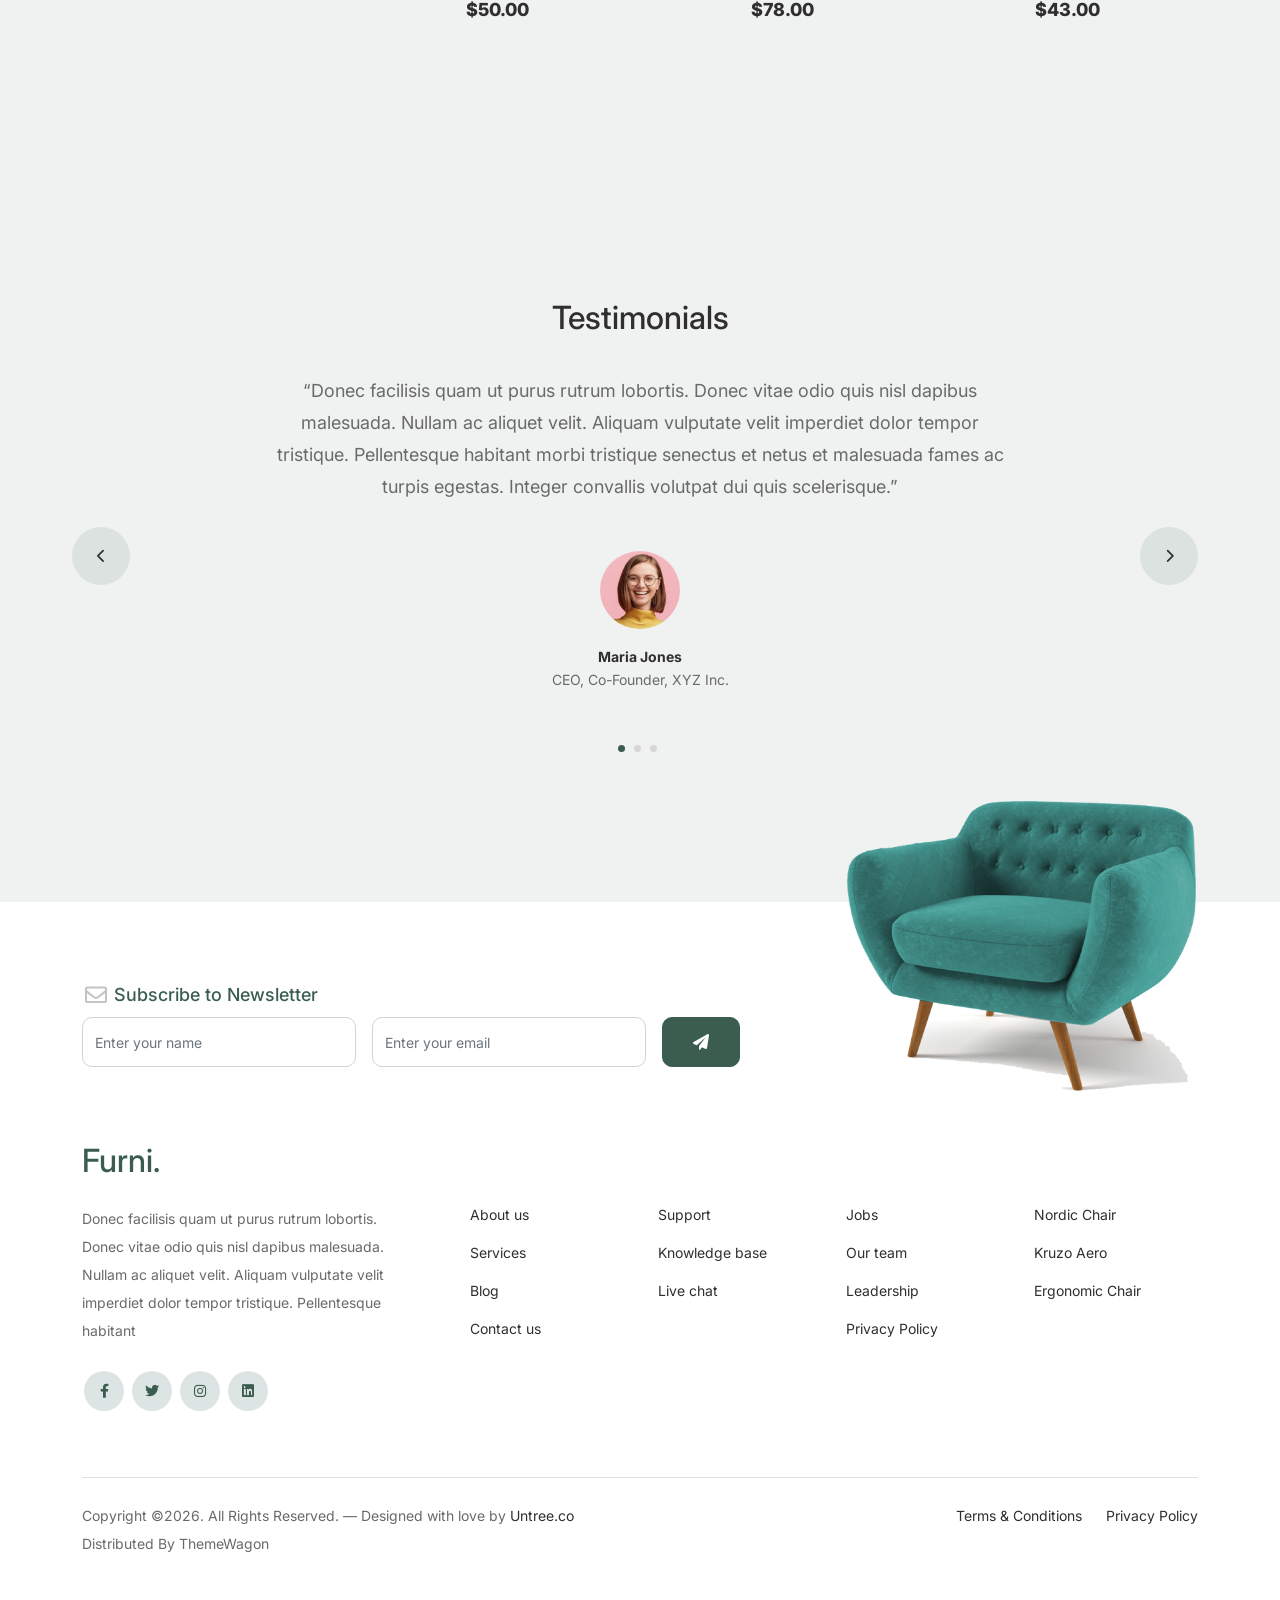
<file: services.html>
<!doctype html>
<html lang="en">
<head>
  <meta charset="utf-8">
  <meta name="viewport" content="width=device-width, initial-scale=1, shrink-to-fit=no">
  <meta name="author" content="Untree.co">
  <link rel="shortcut icon" href="favicon.png">

  <meta name="description" content="" />
  <meta name="keywords" content="bootstrap, bootstrap4" />

		<!-- Bootstrap CSS -->
		<link href="css/bootstrap.min.css" rel="stylesheet">
		<link href="https://cdnjs.cloudflare.com/ajax/libs/font-awesome/6.0.0-beta3/css/all.min.css" rel="stylesheet">
		<link href="css/tiny-slider.css" rel="stylesheet">
		<link href="css/style.css" rel="stylesheet">
		<title>Furni Free Bootstrap 5 Template for Furniture and Interior Design Websites by Untree.co </title>
	</head>

	<body>

		<!-- Start Header/Navigation -->
		<nav class="custom-navbar navbar navbar navbar-expand-md navbar-dark bg-dark" arial-label="Furni navigation bar">

			<div class="container">
				<a class="navbar-brand" href="index.html">Furni<span>.</span></a>

				<button class="navbar-toggler" type="button" data-bs-toggle="collapse" data-bs-target="#navbarsFurni" aria-controls="navbarsFurni" aria-expanded="false" aria-label="Toggle navigation">
					<span class="navbar-toggler-icon"></span>
				</button>

				<div class="collapse navbar-collapse" id="navbarsFurni">
					<ul class="custom-navbar-nav navbar-nav ms-auto mb-2 mb-md-0">
						<li class="nav-item">
							<a class="nav-link" href="index.html">Home</a>
						</li>
						<li><a class="nav-link" href="shop.html">Shop</a></li>
						<li><a class="nav-link" href="about.html">About us</a></li>
						<li class="active"><a class="nav-link" href="services.html">Services</a></li>
						<li><a class="nav-link" href="blog.html">Blog</a></li>
						<li><a class="nav-link" href="contact.html">Contact us</a></li>
					</ul>

					<ul class="custom-navbar-cta navbar-nav mb-2 mb-md-0 ms-5">
						<li><a class="nav-link" href="#"><img src="images/user.svg"></a></li>
						<li><a class="nav-link" href="cart.html"><img src="images/cart.svg"></a></li>
					</ul>
				</div>
			</div>
				
		</nav>
		<!-- End Header/Navigation -->

		<!-- Start Hero Section -->
			<div class="hero">
				<div class="container">
					<div class="row justify-content-between">
						<div class="col-lg-5">
							<div class="intro-excerpt">
								<h1>Services</h1>
								<p class="mb-4">Donec vitae odio quis nisl dapibus malesuada. Nullam ac aliquet velit. Aliquam vulputate velit imperdiet dolor tempor tristique.</p>
								<p><a href="" class="btn btn-secondary me-2">Shop Now</a><a href="#" class="btn btn-white-outline">Explore</a></p>
							</div>
						</div>
						<div class="col-lg-7">
							<div class="hero-img-wrap">
								<img src="images/couch.png" class="img-fluid">
							</div>
						</div>
					</div>
				</div>
			</div>
		<!-- End Hero Section -->

		

		<!-- Start Why Choose Us Section -->
		<div class="why-choose-section">
			<div class="container">
				
				
				<div class="row my-5">
					<div class="col-6 col-md-6 col-lg-3 mb-4">
						<div class="feature">
							<div class="icon">
								<img src="images/truck.svg" alt="Image" class="imf-fluid">
							</div>
							<h3>Fast &amp; Free Shipping</h3>
							<p>Donec vitae odio quis nisl dapibus malesuada. Nullam ac aliquet velit. Aliquam vulputate.</p>
						</div>
					</div>

					<div class="col-6 col-md-6 col-lg-3 mb-4">
						<div class="feature">
							<div class="icon">
								<img src="images/bag.svg" alt="Image" class="imf-fluid">
							</div>
							<h3>Easy to Shop</h3>
							<p>Donec vitae odio quis nisl dapibus malesuada. Nullam ac aliquet velit. Aliquam vulputate.</p>
						</div>
					</div>

					<div class="col-6 col-md-6 col-lg-3 mb-4">
						<div class="feature">
							<div class="icon">
								<img src="images/support.svg" alt="Image" class="imf-fluid">
							</div>
							<h3>24/7 Support</h3>
							<p>Donec vitae odio quis nisl dapibus malesuada. Nullam ac aliquet velit. Aliquam vulputate.</p>
						</div>
					</div>

					<div class="col-6 col-md-6 col-lg-3 mb-4">
						<div class="feature">
							<div class="icon">
								<img src="images/return.svg" alt="Image" class="imf-fluid">
							</div>
							<h3>Hassle Free Returns</h3>
							<p>Donec vitae odio quis nisl dapibus malesuada. Nullam ac aliquet velit. Aliquam vulputate.</p>
						</div>
					</div>

					<div class="col-6 col-md-6 col-lg-3 mb-4">
						<div class="feature">
							<div class="icon">
								<img src="images/truck.svg" alt="Image" class="imf-fluid">
							</div>
							<h3>Fast &amp; Free Shipping</h3>
							<p>Donec vitae odio quis nisl dapibus malesuada. Nullam ac aliquet velit. Aliquam vulputate.</p>
						</div>
					</div>

					<div class="col-6 col-md-6 col-lg-3 mb-4">
						<div class="feature">
							<div class="icon">
								<img src="images/bag.svg" alt="Image" class="imf-fluid">
							</div>
							<h3>Easy to Shop</h3>
							<p>Donec vitae odio quis nisl dapibus malesuada. Nullam ac aliquet velit. Aliquam vulputate.</p>
						</div>
					</div>

					<div class="col-6 col-md-6 col-lg-3 mb-4">
						<div class="feature">
							<div class="icon">
								<img src="images/support.svg" alt="Image" class="imf-fluid">
							</div>
							<h3>24/7 Support</h3>
							<p>Donec vitae odio quis nisl dapibus malesuada. Nullam ac aliquet velit. Aliquam vulputate.</p>
						</div>
					</div>

					<div class="col-6 col-md-6 col-lg-3 mb-4">
						<div class="feature">
							<div class="icon">
								<img src="images/return.svg" alt="Image" class="imf-fluid">
							</div>
							<h3>Hassle Free Returns</h3>
							<p>Donec vitae odio quis nisl dapibus malesuada. Nullam ac aliquet velit. Aliquam vulputate.</p>
						</div>
					</div>

				</div>
			
			</div>
		</div>
		<!-- End Why Choose Us Section -->

		<!-- Start Product Section -->
		<div class="product-section pt-0">
			<div class="container">
				<div class="row">

					<!-- Start Column 1 -->
					<div class="col-md-12 col-lg-3 mb-5 mb-lg-0">
						<h2 class="mb-4 section-title">Crafted with excellent material.</h2>
						<p class="mb-4">Donec vitae odio quis nisl dapibus malesuada. Nullam ac aliquet velit. Aliquam vulputate velit imperdiet dolor tempor tristique. </p>
						<p><a href="#" class="btn">Explore</a></p>
					</div> 
					<!-- End Column 1 -->

					<!-- Start Column 2 -->
					<div class="col-12 col-md-4 col-lg-3 mb-5 mb-md-0">
						<a class="product-item" href="#">
							<img src="images/product-1.png" class="img-fluid product-thumbnail">
							<h3 class="product-title">Nordic Chair</h3>
							<strong class="product-price">$50.00</strong>

							<span class="icon-cross">
								<img src="images/cross.svg" class="img-fluid">
							</span>
						</a>
					</div> 
					<!-- End Column 2 -->

					<!-- Start Column 3 -->
					<div class="col-12 col-md-4 col-lg-3 mb-5 mb-md-0">
						<a class="product-item" href="#">
							<img src="images/product-2.png" class="img-fluid product-thumbnail">
							<h3 class="product-title">Kruzo Aero Chair</h3>
							<strong class="product-price">$78.00</strong>

							<span class="icon-cross">
								<img src="images/cross.svg" class="img-fluid">
							</span>
						</a>
					</div>
					<!-- End Column 3 -->

					<!-- Start Column 4 -->
					<div class="col-12 col-md-4 col-lg-3 mb-5 mb-md-0">
						<a class="product-item" href="#">
							<img src="images/product-3.png" class="img-fluid product-thumbnail">
							<h3 class="product-title">Ergonomic Chair</h3>
							<strong class="product-price">$43.00</strong>

							<span class="icon-cross">
								<img src="images/cross.svg" class="img-fluid">
							</span>
						</a>
					</div>
					<!-- End Column 4 -->

				</div>
			</div>
		</div>
		<!-- End Product Section -->

		

		<!-- Start Testimonial Slider -->
		<div class="testimonial-section before-footer-section">
			<div class="container">
				<div class="row">
					<div class="col-lg-7 mx-auto text-center">
						<h2 class="section-title">Testimonials</h2>
					</div>
				</div>

				<div class="row justify-content-center">
					<div class="col-lg-12">
						<div class="testimonial-slider-wrap text-center">

							<div id="testimonial-nav">
								<span class="prev" data-controls="prev"><span class="fa fa-chevron-left"></span></span>
								<span class="next" data-controls="next"><span class="fa fa-chevron-right"></span></span>
							</div>

							<div class="testimonial-slider">
								
								<div class="item">
									<div class="row justify-content-center">
										<div class="col-lg-8 mx-auto">

											<div class="testimonial-block text-center">
												<blockquote class="mb-5">
													<p>&ldquo;Donec facilisis quam ut purus rutrum lobortis. Donec vitae odio quis nisl dapibus malesuada. Nullam ac aliquet velit. Aliquam vulputate velit imperdiet dolor tempor tristique. Pellentesque habitant morbi tristique senectus et netus et malesuada fames ac turpis egestas. Integer convallis volutpat dui quis scelerisque.&rdquo;</p>
												</blockquote>

												<div class="author-info">
													<div class="author-pic">
														<img src="images/person-1.png" alt="Maria Jones" class="img-fluid">
													</div>
													<h3 class="font-weight-bold">Maria Jones</h3>
													<span class="position d-block mb-3">CEO, Co-Founder, XYZ Inc.</span>
												</div>
											</div>

										</div>
									</div>
								</div> 
								<!-- END item -->

								<div class="item">
									<div class="row justify-content-center">
										<div class="col-lg-8 mx-auto">

											<div class="testimonial-block text-center">
												<blockquote class="mb-5">
													<p>&ldquo;Donec facilisis quam ut purus rutrum lobortis. Donec vitae odio quis nisl dapibus malesuada. Nullam ac aliquet velit. Aliquam vulputate velit imperdiet dolor tempor tristique. Pellentesque habitant morbi tristique senectus et netus et malesuada fames ac turpis egestas. Integer convallis volutpat dui quis scelerisque.&rdquo;</p>
												</blockquote>

												<div class="author-info">
													<div class="author-pic">
														<img src="images/person-1.png" alt="Maria Jones" class="img-fluid">
													</div>
													<h3 class="font-weight-bold">Maria Jones</h3>
													<span class="position d-block mb-3">CEO, Co-Founder, XYZ Inc.</span>
												</div>
											</div>

										</div>
									</div>
								</div> 
								<!-- END item -->

								<div class="item">
									<div class="row justify-content-center">
										<div class="col-lg-8 mx-auto">

											<div class="testimonial-block text-center">
												<blockquote class="mb-5">
													<p>&ldquo;Donec facilisis quam ut purus rutrum lobortis. Donec vitae odio quis nisl dapibus malesuada. Nullam ac aliquet velit. Aliquam vulputate velit imperdiet dolor tempor tristique. Pellentesque habitant morbi tristique senectus et netus et malesuada fames ac turpis egestas. Integer convallis volutpat dui quis scelerisque.&rdquo;</p>
												</blockquote>

												<div class="author-info">
													<div class="author-pic">
														<img src="images/person-1.png" alt="Maria Jones" class="img-fluid">
													</div>
													<h3 class="font-weight-bold">Maria Jones</h3>
													<span class="position d-block mb-3">CEO, Co-Founder, XYZ Inc.</span>
												</div>
											</div>

										</div>
									</div>
								</div> 
								<!-- END item -->

							</div>

						</div>
					</div>
				</div>
			</div>
		</div>
		<!-- End Testimonial Slider -->

		

		<!-- Start Footer Section -->
		<footer class="footer-section">
			<div class="container relative">

				<div class="sofa-img">
					<img src="images/sofa.png" alt="Image" class="img-fluid">
				</div>

				<div class="row">
					<div class="col-lg-8">
						<div class="subscription-form">
							<h3 class="d-flex align-items-center"><span class="me-1"><img src="images/envelope-outline.svg" alt="Image" class="img-fluid"></span><span>Subscribe to Newsletter</span></h3>

							<form action="#" class="row g-3">
								<div class="col-auto">
									<input type="text" class="form-control" placeholder="Enter your name">
								</div>
								<div class="col-auto">
									<input type="email" class="form-control" placeholder="Enter your email">
								</div>
								<div class="col-auto">
									<button class="btn btn-primary">
										<span class="fa fa-paper-plane"></span>
									</button>
								</div>
							</form>

						</div>
					</div>
				</div>

				<div class="row g-5 mb-5">
					<div class="col-lg-4">
						<div class="mb-4 footer-logo-wrap"><a href="#" class="footer-logo">Furni<span>.</span></a></div>
						<p class="mb-4">Donec facilisis quam ut purus rutrum lobortis. Donec vitae odio quis nisl dapibus malesuada. Nullam ac aliquet velit. Aliquam vulputate velit imperdiet dolor tempor tristique. Pellentesque habitant</p>

						<ul class="list-unstyled custom-social">
							<li><a href="#"><span class="fa fa-brands fa-facebook-f"></span></a></li>
							<li><a href="#"><span class="fa fa-brands fa-twitter"></span></a></li>
							<li><a href="#"><span class="fa fa-brands fa-instagram"></span></a></li>
							<li><a href="#"><span class="fa fa-brands fa-linkedin"></span></a></li>
						</ul>
					</div>

					<div class="col-lg-8">
						<div class="row links-wrap">
							<div class="col-6 col-sm-6 col-md-3">
								<ul class="list-unstyled">
									<li><a href="#">About us</a></li>
									<li><a href="#">Services</a></li>
									<li><a href="#">Blog</a></li>
									<li><a href="#">Contact us</a></li>
								</ul>
							</div>

							<div class="col-6 col-sm-6 col-md-3">
								<ul class="list-unstyled">
									<li><a href="#">Support</a></li>
									<li><a href="#">Knowledge base</a></li>
									<li><a href="#">Live chat</a></li>
								</ul>
							</div>

							<div class="col-6 col-sm-6 col-md-3">
								<ul class="list-unstyled">
									<li><a href="#">Jobs</a></li>
									<li><a href="#">Our team</a></li>
									<li><a href="#">Leadership</a></li>
									<li><a href="#">Privacy Policy</a></li>
								</ul>
							</div>

							<div class="col-6 col-sm-6 col-md-3">
								<ul class="list-unstyled">
									<li><a href="#">Nordic Chair</a></li>
									<li><a href="#">Kruzo Aero</a></li>
									<li><a href="#">Ergonomic Chair</a></li>
								</ul>
							</div>
						</div>
					</div>

				</div>

				<div class="border-top copyright">
					<div class="row pt-4">
						<div class="col-lg-6">
							<p class="mb-2 text-center text-lg-start">Copyright &copy;<script>document.write(new Date().getFullYear());</script>. All Rights Reserved. &mdash; Designed with love by <a href="https://untree.co">Untree.co</a> Distributed By <a hreff="https://themewagon.com">ThemeWagon</a> <!-- License information: https://untree.co/license/ -->
            </p>
						</div>

						<div class="col-lg-6 text-center text-lg-end">
							<ul class="list-unstyled d-inline-flex ms-auto">
								<li class="me-4"><a href="#">Terms &amp; Conditions</a></li>
								<li><a href="#">Privacy Policy</a></li>
							</ul>
						</div>

					</div>
				</div>

			</div>
		</footer>
		<!-- End Footer Section -->	


		<script src="js/bootstrap.bundle.min.js"></script>
		<script src="js/tiny-slider.js"></script>
		<script src="js/custom.js"></script>
	</body>

</html>
</file>
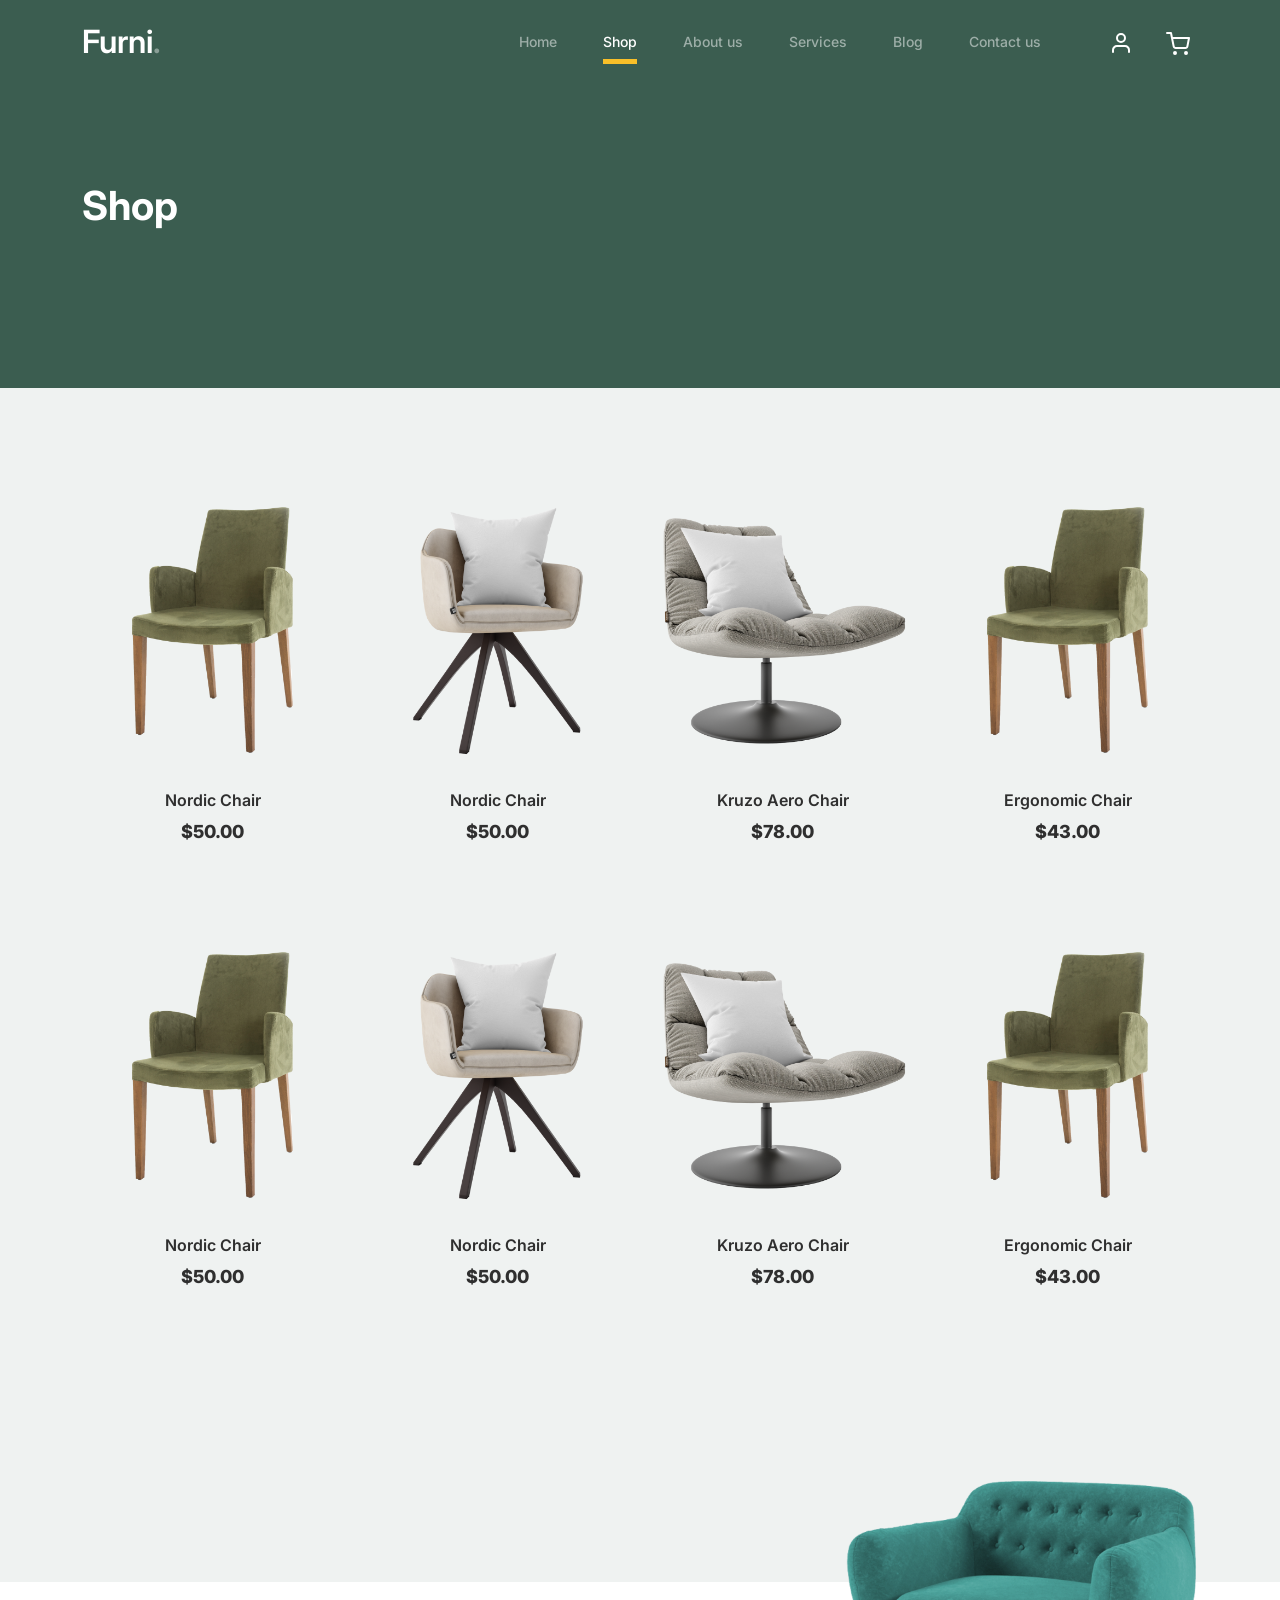
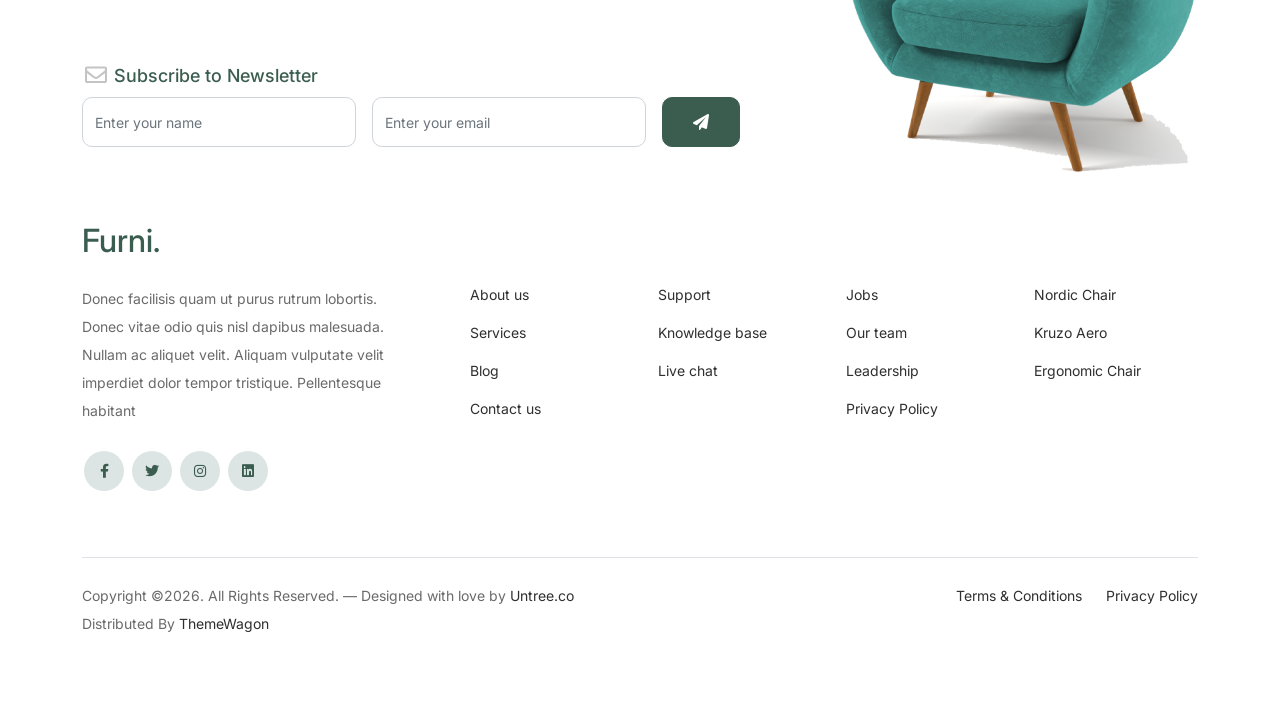
<file: shop.html>
<!doctype html>
<html lang="en">
<head>
  <meta charset="utf-8">
  <meta name="viewport" content="width=device-width, initial-scale=1, shrink-to-fit=no">
  <meta name="author" content="Untree.co">
  <link rel="shortcut icon" href="favicon.png">

  <meta name="description" content="" />
  <meta name="keywords" content="bootstrap, bootstrap4" />

		<!-- Bootstrap CSS -->
		<link href="css/bootstrap.min.css" rel="stylesheet">
		<link href="https://cdnjs.cloudflare.com/ajax/libs/font-awesome/6.0.0-beta3/css/all.min.css" rel="stylesheet">
		<link href="css/tiny-slider.css" rel="stylesheet">
		<link href="css/style.css" rel="stylesheet">
		<title>Furni Free Bootstrap 5 Template for Furniture and Interior Design Websites by Untree.co </title>
	</head>

	<body>

		<!-- Start Header/Navigation -->
		<nav class="custom-navbar navbar navbar navbar-expand-md navbar-dark bg-dark" arial-label="Furni navigation bar">

			<div class="container">
				<a class="navbar-brand" href="index.html">Furni<span>.</span></a>

				<button class="navbar-toggler" type="button" data-bs-toggle="collapse" data-bs-target="#navbarsFurni" aria-controls="navbarsFurni" aria-expanded="false" aria-label="Toggle navigation">
					<span class="navbar-toggler-icon"></span>
				</button>

				<div class="collapse navbar-collapse" id="navbarsFurni">
					<ul class="custom-navbar-nav navbar-nav ms-auto mb-2 mb-md-0">
						<li class="nav-item ">
							<a class="nav-link" href="index.html">Home</a>
						</li>
						<li class="active"><a class="nav-link" href="shop.html">Shop</a></li>
						<li><a class="nav-link" href="about.html">About us</a></li>
						<li><a class="nav-link" href="services.html">Services</a></li>
						<li><a class="nav-link" href="blog.html">Blog</a></li>
						<li><a class="nav-link" href="contact.html">Contact us</a></li>
					</ul>

					<ul class="custom-navbar-cta navbar-nav mb-2 mb-md-0 ms-5">
						<li><a class="nav-link" href="#"><img src="images/user.svg"></a></li>
						<li><a class="nav-link" href="cart.html"><img src="images/cart.svg"></a></li>
					</ul>
				</div>
			</div>
				
		</nav>
		<!-- End Header/Navigation -->

		<!-- Start Hero Section -->
			<div class="hero">
				<div class="container">
					<div class="row justify-content-between">
						<div class="col-lg-5">
							<div class="intro-excerpt">
								<h1>Shop</h1>
							</div>
						</div>
						<div class="col-lg-7">
							
						</div>
					</div>
				</div>
			</div>
		<!-- End Hero Section -->

		

		<div class="untree_co-section product-section before-footer-section">
		    <div class="container">
		      	<div class="row">

		      		<!-- Start Column 1 -->
					<div class="col-12 col-md-4 col-lg-3 mb-5">
						<a class="product-item" href="#">
							<img src="images/product-3.png" class="img-fluid product-thumbnail">
							<h3 class="product-title">Nordic Chair</h3>
							<strong class="product-price">$50.00</strong>

							<span class="icon-cross">
								<img src="images/cross.svg" class="img-fluid">
							</span>
						</a>
					</div> 
					<!-- End Column 1 -->
						
					<!-- Start Column 2 -->
					<div class="col-12 col-md-4 col-lg-3 mb-5">
						<a class="product-item" href="#">
							<img src="images/product-1.png" class="img-fluid product-thumbnail">
							<h3 class="product-title">Nordic Chair</h3>
							<strong class="product-price">$50.00</strong>

							<span class="icon-cross">
								<img src="images/cross.svg" class="img-fluid">
							</span>
						</a>
					</div> 
					<!-- End Column 2 -->

					<!-- Start Column 3 -->
					<div class="col-12 col-md-4 col-lg-3 mb-5">
						<a class="product-item" href="#">
							<img src="images/product-2.png" class="img-fluid product-thumbnail">
							<h3 class="product-title">Kruzo Aero Chair</h3>
							<strong class="product-price">$78.00</strong>

							<span class="icon-cross">
								<img src="images/cross.svg" class="img-fluid">
							</span>
						</a>
					</div>
					<!-- End Column 3 -->

					<!-- Start Column 4 -->
					<div class="col-12 col-md-4 col-lg-3 mb-5">
						<a class="product-item" href="#">
							<img src="images/product-3.png" class="img-fluid product-thumbnail">
							<h3 class="product-title">Ergonomic Chair</h3>
							<strong class="product-price">$43.00</strong>

							<span class="icon-cross">
								<img src="images/cross.svg" class="img-fluid">
							</span>
						</a>
					</div>
					<!-- End Column 4 -->


					<!-- Start Column 1 -->
					<div class="col-12 col-md-4 col-lg-3 mb-5">
						<a class="product-item" href="#">
							<img src="images/product-3.png" class="img-fluid product-thumbnail">
							<h3 class="product-title">Nordic Chair</h3>
							<strong class="product-price">$50.00</strong>

							<span class="icon-cross">
								<img src="images/cross.svg" class="img-fluid">
							</span>
						</a>
					</div> 
					<!-- End Column 1 -->
						
					<!-- Start Column 2 -->
					<div class="col-12 col-md-4 col-lg-3 mb-5">
						<a class="product-item" href="#">
							<img src="images/product-1.png" class="img-fluid product-thumbnail">
							<h3 class="product-title">Nordic Chair</h3>
							<strong class="product-price">$50.00</strong>

							<span class="icon-cross">
								<img src="images/cross.svg" class="img-fluid">
							</span>
						</a>
					</div> 
					<!-- End Column 2 -->

					<!-- Start Column 3 -->
					<div class="col-12 col-md-4 col-lg-3 mb-5">
						<a class="product-item" href="#">
							<img src="images/product-2.png" class="img-fluid product-thumbnail">
							<h3 class="product-title">Kruzo Aero Chair</h3>
							<strong class="product-price">$78.00</strong>

							<span class="icon-cross">
								<img src="images/cross.svg" class="img-fluid">
							</span>
						</a>
					</div>
					<!-- End Column 3 -->

					<!-- Start Column 4 -->
					<div class="col-12 col-md-4 col-lg-3 mb-5">
						<a class="product-item" href="#">
							<img src="images/product-3.png" class="img-fluid product-thumbnail">
							<h3 class="product-title">Ergonomic Chair</h3>
							<strong class="product-price">$43.00</strong>

							<span class="icon-cross">
								<img src="images/cross.svg" class="img-fluid">
							</span>
						</a>
					</div>
					<!-- End Column 4 -->

		      	</div>
		    </div>
		</div>


		<!-- Start Footer Section -->
		<footer class="footer-section">
			<div class="container relative">

				<div class="sofa-img">
					<img src="images/sofa.png" alt="Image" class="img-fluid">
				</div>

				<div class="row">
					<div class="col-lg-8">
						<div class="subscription-form">
							<h3 class="d-flex align-items-center"><span class="me-1"><img src="images/envelope-outline.svg" alt="Image" class="img-fluid"></span><span>Subscribe to Newsletter</span></h3>

							<form action="#" class="row g-3">
								<div class="col-auto">
									<input type="text" class="form-control" placeholder="Enter your name">
								</div>
								<div class="col-auto">
									<input type="email" class="form-control" placeholder="Enter your email">
								</div>
								<div class="col-auto">
									<button class="btn btn-primary">
										<span class="fa fa-paper-plane"></span>
									</button>
								</div>
							</form>

						</div>
					</div>
				</div>

				<div class="row g-5 mb-5">
					<div class="col-lg-4">
						<div class="mb-4 footer-logo-wrap"><a href="#" class="footer-logo">Furni<span>.</span></a></div>
						<p class="mb-4">Donec facilisis quam ut purus rutrum lobortis. Donec vitae odio quis nisl dapibus malesuada. Nullam ac aliquet velit. Aliquam vulputate velit imperdiet dolor tempor tristique. Pellentesque habitant</p>

						<ul class="list-unstyled custom-social">
							<li><a href="#"><span class="fa fa-brands fa-facebook-f"></span></a></li>
							<li><a href="#"><span class="fa fa-brands fa-twitter"></span></a></li>
							<li><a href="#"><span class="fa fa-brands fa-instagram"></span></a></li>
							<li><a href="#"><span class="fa fa-brands fa-linkedin"></span></a></li>
						</ul>
					</div>

					<div class="col-lg-8">
						<div class="row links-wrap">
							<div class="col-6 col-sm-6 col-md-3">
								<ul class="list-unstyled">
									<li><a href="#">About us</a></li>
									<li><a href="#">Services</a></li>
									<li><a href="#">Blog</a></li>
									<li><a href="#">Contact us</a></li>
								</ul>
							</div>

							<div class="col-6 col-sm-6 col-md-3">
								<ul class="list-unstyled">
									<li><a href="#">Support</a></li>
									<li><a href="#">Knowledge base</a></li>
									<li><a href="#">Live chat</a></li>
								</ul>
							</div>

							<div class="col-6 col-sm-6 col-md-3">
								<ul class="list-unstyled">
									<li><a href="#">Jobs</a></li>
									<li><a href="#">Our team</a></li>
									<li><a href="#">Leadership</a></li>
									<li><a href="#">Privacy Policy</a></li>
								</ul>
							</div>

							<div class="col-6 col-sm-6 col-md-3">
								<ul class="list-unstyled">
									<li><a href="#">Nordic Chair</a></li>
									<li><a href="#">Kruzo Aero</a></li>
									<li><a href="#">Ergonomic Chair</a></li>
								</ul>
							</div>
						</div>
					</div>

				</div>

				<div class="border-top copyright">
					<div class="row pt-4">
						<div class="col-lg-6">
							<p class="mb-2 text-center text-lg-start">Copyright &copy;<script>document.write(new Date().getFullYear());</script>. All Rights Reserved. &mdash; Designed with love by <a href="https://untree.co">Untree.co</a>  Distributed By <a href="https://themewagon.com">ThemeWagon</a> <!-- License information: https://untree.co/license/ -->
            </p>
						</div>

						<div class="col-lg-6 text-center text-lg-end">
							<ul class="list-unstyled d-inline-flex ms-auto">
								<li class="me-4"><a href="#">Terms &amp; Conditions</a></li>
								<li><a href="#">Privacy Policy</a></li>
							</ul>
						</div>

					</div>
				</div>

			</div>
		</footer>
		<!-- End Footer Section -->	


		<script src="js/bootstrap.bundle.min.js"></script>
		<script src="js/tiny-slider.js"></script>
		<script src="js/custom.js"></script>
	</body>

</html>
</file>
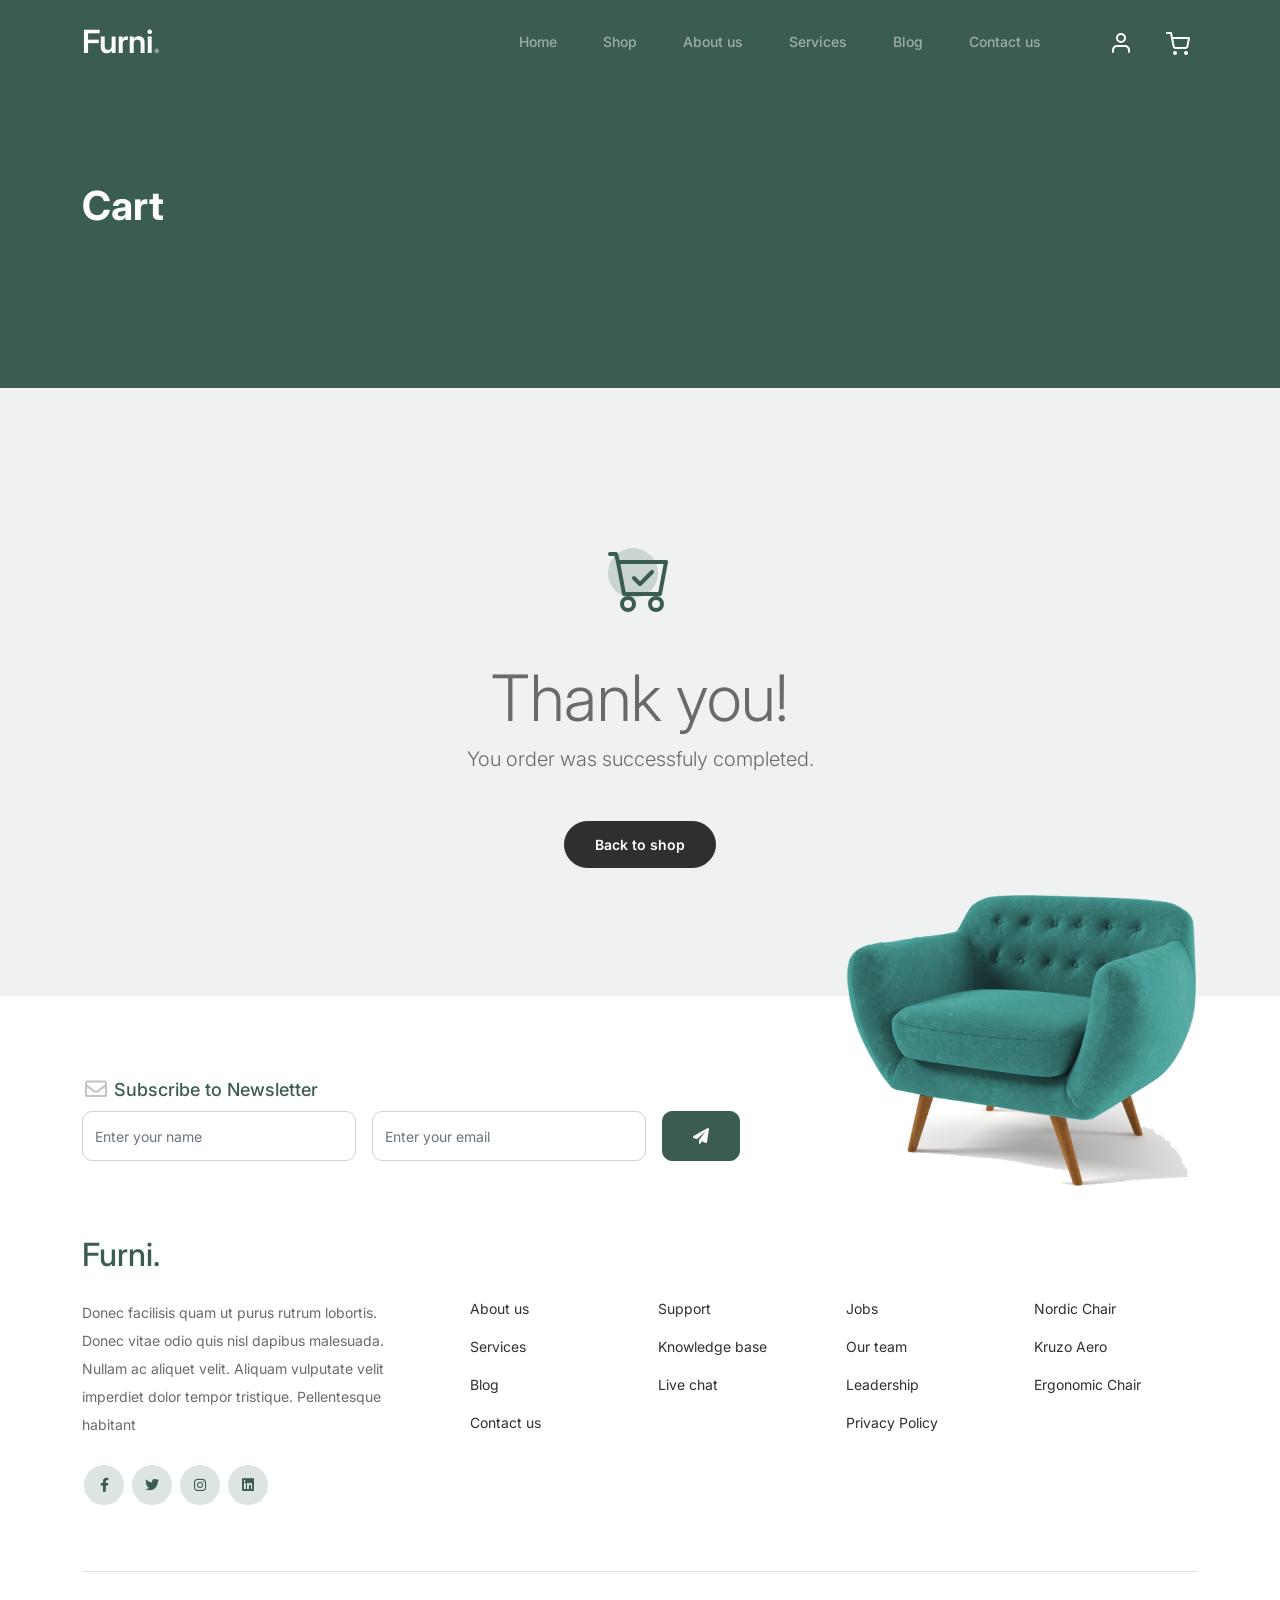
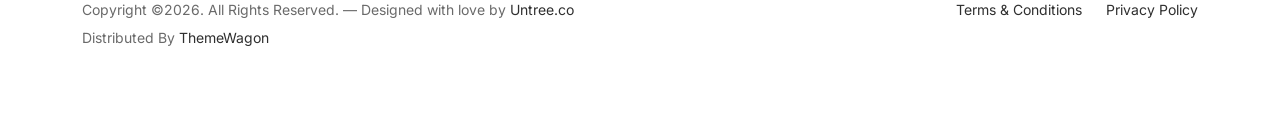
<file: thankyou.html>
<!doctype html>
<html lang="en">
<head>
  <meta charset="utf-8">
  <meta name="viewport" content="width=device-width, initial-scale=1, shrink-to-fit=no">
  <meta name="author" content="Untree.co">
  <link rel="shortcut icon" href="favicon.png">

  <meta name="description" content="" />
  <meta name="keywords" content="bootstrap, bootstrap4" />

		<!-- Bootstrap CSS -->
		<link href="css/bootstrap.min.css" rel="stylesheet">
		<link href="https://cdnjs.cloudflare.com/ajax/libs/font-awesome/6.0.0-beta3/css/all.min.css" rel="stylesheet">
		<link href="css/tiny-slider.css" rel="stylesheet">
		<link href="css/style.css" rel="stylesheet">
		<title>Furni Free Bootstrap 5 Template for Furniture and Interior Design Websites by Untree.co </title>
	</head>

	<body>

		<!-- Start Header/Navigation -->
		<nav class="custom-navbar navbar navbar navbar-expand-md navbar-dark bg-dark" arial-label="Furni navigation bar">

			<div class="container">
				<a class="navbar-brand" href="index.html">Furni<span>.</span></a>

				<button class="navbar-toggler" type="button" data-bs-toggle="collapse" data-bs-target="#navbarsFurni" aria-controls="navbarsFurni" aria-expanded="false" aria-label="Toggle navigation">
					<span class="navbar-toggler-icon"></span>
				</button>

				<div class="collapse navbar-collapse" id="navbarsFurni">
					<ul class="custom-navbar-nav navbar-nav ms-auto mb-2 mb-md-0">
						<li class="nav-item ">
							<a class="nav-link" href="index.html">Home</a>
						</li>
						<li><a class="nav-link" href="shop.html">Shop</a></li>
						<li><a class="nav-link" href="about.html">About us</a></li>
						<li><a class="nav-link" href="services.html">Services</a></li>
						<li><a class="nav-link" href="blog.html">Blog</a></li>
						<li><a class="nav-link" href="contact.html">Contact us</a></li>
					</ul>

					<ul class="custom-navbar-cta navbar-nav mb-2 mb-md-0 ms-5">
						<li><a class="nav-link" href="#"><img src="images/user.svg"></a></li>
						<li><a class="nav-link" href="cart.html"><img src="images/cart.svg"></a></li>
					</ul>
				</div>
			</div>
				
		</nav>
		<!-- End Header/Navigation -->

		<!-- Start Hero Section -->
			<div class="hero">
				<div class="container">
					<div class="row justify-content-between">
						<div class="col-lg-5">
							<div class="intro-excerpt">
								<h1>Cart</h1>
							</div>
						</div>
						<div class="col-lg-7">
							
						</div>
					</div>
				</div>
			</div>
		<!-- End Hero Section -->

		

		<div class="untree_co-section">
    <div class="container">
      <div class="row">
        <div class="col-md-12 text-center pt-5">
          <span class="display-3 thankyou-icon text-primary">
            <svg width="1em" height="1em" viewBox="0 0 16 16" class="bi bi-cart-check mb-5" fill="currentColor" xmlns="http://www.w3.org/2000/svg">
              <path fill-rule="evenodd" d="M11.354 5.646a.5.5 0 0 1 0 .708l-3 3a.5.5 0 0 1-.708 0l-1.5-1.5a.5.5 0 1 1 .708-.708L8 8.293l2.646-2.647a.5.5 0 0 1 .708 0z"/>
              <path fill-rule="evenodd" d="M0 1.5A.5.5 0 0 1 .5 1H2a.5.5 0 0 1 .485.379L2.89 3H14.5a.5.5 0 0 1 .491.592l-1.5 8A.5.5 0 0 1 13 12H4a.5.5 0 0 1-.491-.408L2.01 3.607 1.61 2H.5a.5.5 0 0 1-.5-.5zM3.102 4l1.313 7h8.17l1.313-7H3.102zM5 12a2 2 0 1 0 0 4 2 2 0 0 0 0-4zm7 0a2 2 0 1 0 0 4 2 2 0 0 0 0-4zm-7 1a1 1 0 1 0 0 2 1 1 0 0 0 0-2zm7 0a1 1 0 1 0 0 2 1 1 0 0 0 0-2z"/>
            </svg>
          </span>
          <h2 class="display-3 text-black">Thank you!</h2>
          <p class="lead mb-5">You order was successfuly completed.</p>
          <p><a href="shop.html" class="btn btn-sm btn-outline-black">Back to shop</a></p>
        </div>
      </div>
    </div>
  </div>

		<!-- Start Footer Section -->
		<footer class="footer-section">
			<div class="container relative">

				<div class="sofa-img">
					<img src="images/sofa.png" alt="Image" class="img-fluid">
				</div>

				<div class="row">
					<div class="col-lg-8">
						<div class="subscription-form">
							<h3 class="d-flex align-items-center"><span class="me-1"><img src="images/envelope-outline.svg" alt="Image" class="img-fluid"></span><span>Subscribe to Newsletter</span></h3>

							<form action="#" class="row g-3">
								<div class="col-auto">
									<input type="text" class="form-control" placeholder="Enter your name">
								</div>
								<div class="col-auto">
									<input type="email" class="form-control" placeholder="Enter your email">
								</div>
								<div class="col-auto">
									<button class="btn btn-primary">
										<span class="fa fa-paper-plane"></span>
									</button>
								</div>
							</form>

						</div>
					</div>
				</div>

				<div class="row g-5 mb-5">
					<div class="col-lg-4">
						<div class="mb-4 footer-logo-wrap"><a href="#" class="footer-logo">Furni<span>.</span></a></div>
						<p class="mb-4">Donec facilisis quam ut purus rutrum lobortis. Donec vitae odio quis nisl dapibus malesuada. Nullam ac aliquet velit. Aliquam vulputate velit imperdiet dolor tempor tristique. Pellentesque habitant</p>

						<ul class="list-unstyled custom-social">
							<li><a href="#"><span class="fa fa-brands fa-facebook-f"></span></a></li>
							<li><a href="#"><span class="fa fa-brands fa-twitter"></span></a></li>
							<li><a href="#"><span class="fa fa-brands fa-instagram"></span></a></li>
							<li><a href="#"><span class="fa fa-brands fa-linkedin"></span></a></li>
						</ul>
					</div>

					<div class="col-lg-8">
						<div class="row links-wrap">
							<div class="col-6 col-sm-6 col-md-3">
								<ul class="list-unstyled">
									<li><a href="#">About us</a></li>
									<li><a href="#">Services</a></li>
									<li><a href="#">Blog</a></li>
									<li><a href="#">Contact us</a></li>
								</ul>
							</div>

							<div class="col-6 col-sm-6 col-md-3">
								<ul class="list-unstyled">
									<li><a href="#">Support</a></li>
									<li><a href="#">Knowledge base</a></li>
									<li><a href="#">Live chat</a></li>
								</ul>
							</div>

							<div class="col-6 col-sm-6 col-md-3">
								<ul class="list-unstyled">
									<li><a href="#">Jobs</a></li>
									<li><a href="#">Our team</a></li>
									<li><a href="#">Leadership</a></li>
									<li><a href="#">Privacy Policy</a></li>
								</ul>
							</div>

							<div class="col-6 col-sm-6 col-md-3">
								<ul class="list-unstyled">
									<li><a href="#">Nordic Chair</a></li>
									<li><a href="#">Kruzo Aero</a></li>
									<li><a href="#">Ergonomic Chair</a></li>
								</ul>
							</div>
						</div>
					</div>

				</div>

				<div class="border-top copyright">
					<div class="row pt-4">
						<div class="col-lg-6">
							<p class="mb-2 text-center text-lg-start">Copyright &copy;<script>document.write(new Date().getFullYear());</script>. All Rights Reserved. &mdash; Designed with love by <a href="https://untree.co">Untree.co</a> Distributed By <a href="https://themewagon.com">ThemeWagon</a> <!-- License information: https://untree.co/license/ -->
            </p>
						</div>

						<div class="col-lg-6 text-center text-lg-end">
							<ul class="list-unstyled d-inline-flex ms-auto">
								<li class="me-4"><a href="#">Terms &amp; Conditions</a></li>
								<li><a href="#">Privacy Policy</a></li>
							</ul>
						</div>

					</div>
				</div>

			</div>
		</footer>
		<!-- End Footer Section -->	


		<script src="js/bootstrap.bundle.min.js"></script>
		<script src="js/tiny-slider.js"></script>
		<script src="js/custom.js"></script>
	</body>

	<!-- just for the test -->

</html>
</file>
<file: css/tiny-slider.css>
.tns-outer{padding:0 !important}.tns-outer [hidden]{display:none !important}.tns-outer [aria-controls],.tns-outer [data-action]{cursor:pointer}.tns-slider{-webkit-transition:all 0s;-moz-transition:all 0s;transition:all 0s}.tns-slider>.tns-item{-webkit-box-sizing:border-box;-moz-box-sizing:border-box;box-sizing:border-box}.tns-horizontal.tns-subpixel{white-space:nowrap}.tns-horizontal.tns-subpixel>.tns-item{display:inline-block;vertical-align:top;white-space:normal}.tns-horizontal.tns-no-subpixel:after{content:'';display:table;clear:both}.tns-horizontal.tns-no-subpixel>.tns-item{float:left}.tns-horizontal.tns-carousel.tns-no-subpixel>.tns-item{margin-right:-100%}.tns-no-calc{position:relative;left:0}.tns-gallery{position:relative;left:0;min-height:1px}.tns-gallery>.tns-item{position:absolute;left:-100%;-webkit-transition:transform 0s, opacity 0s;-moz-transition:transform 0s, opacity 0s;transition:transform 0s, opacity 0s}.tns-gallery>.tns-slide-active{position:relative;left:auto !important}.tns-gallery>.tns-moving{-webkit-transition:all 0.25s;-moz-transition:all 0.25s;transition:all 0.25s}.tns-autowidth{display:inline-block}.tns-lazy-img{-webkit-transition:opacity 0.6s;-moz-transition:opacity 0.6s;transition:opacity 0.6s;opacity:0.6}.tns-lazy-img.tns-complete{opacity:1}.tns-ah{-webkit-transition:height 0s;-moz-transition:height 0s;transition:height 0s}.tns-ovh{overflow:hidden}.tns-visually-hidden{position:absolute;left:-10000em}.tns-transparent{opacity:0;visibility:hidden}.tns-fadeIn{opacity:1;filter:alpha(opacity=100);z-index:0}.tns-normal,.tns-fadeOut{opacity:0;filter:alpha(opacity=0);z-index:-1}.tns-vpfix{white-space:nowrap}.tns-vpfix>div,.tns-vpfix>li{display:inline-block}.tns-t-subp2{margin:0 auto;width:310px;position:relative;height:10px;overflow:hidden}.tns-t-ct{width:2333.3333333%;width:-webkit-calc(100% * 70 / 3);width:-moz-calc(100% * 70 / 3);width:calc(100% * 70 / 3);position:absolute;right:0}.tns-t-ct:after{content:'';display:table;clear:both}.tns-t-ct>div{width:1.4285714%;width:-webkit-calc(100% / 70);width:-moz-calc(100% / 70);width:calc(100% / 70);height:10px;float:left}

/*# sourceMappingURL=sourcemaps/tiny-slider.css.map */
</file>
<file: css/style.css>
@import url("https://fonts.googleapis.com/css2?family=Inter:wght@400;500;600;700;800&display=swap");
body {
  overflow-x: hidden;
  position: relative; }

body {
  font-family: "Inter", sans-serif;
  font-weight: 400;
  line-height: 28px;
  color: #6a6a6a;
  font-size: 14px;
  background-color: #eff2f1; }

a {
  text-decoration: none;
  -webkit-transition: .3s all ease;
  -o-transition: .3s all ease;
  transition: .3s all ease;
  color: #2f2f2f;
  text-decoration: underline; }
  a:hover {
    color: #2f2f2f;
    text-decoration: none; }
  a.more {
    font-weight: 600; }

.custom-navbar {
  background: #3b5d50 !important;
  padding-top: 20px;
  padding-bottom: 20px; }
  .custom-navbar .navbar-brand {
    font-size: 32px;
    font-weight: 600; }
    .custom-navbar .navbar-brand > span {
      opacity: .4; }
  .custom-navbar .navbar-toggler {
    border-color: transparent; }
    .custom-navbar .navbar-toggler:active, .custom-navbar .navbar-toggler:focus {
      -webkit-box-shadow: none;
      box-shadow: none;
      outline: none; }
  @media (min-width: 992px) {
    .custom-navbar .custom-navbar-nav li {
      margin-left: 15px;
      margin-right: 15px; } }
  .custom-navbar .custom-navbar-nav li a {
    font-weight: 500;
    color: #ffffff !important;
    opacity: .5;
    -webkit-transition: .3s all ease;
    -o-transition: .3s all ease;
    transition: .3s all ease;
    position: relative; }
    @media (min-width: 768px) {
      .custom-navbar .custom-navbar-nav li a:before {
        content: "";
        position: absolute;
        bottom: 0;
        left: 8px;
        right: 8px;
        background: #f9bf29;
        height: 5px;
        opacity: 1;
        visibility: visible;
        width: 0;
        -webkit-transition: .15s all ease-out;
        -o-transition: .15s all ease-out;
        transition: .15s all ease-out; } }
    .custom-navbar .custom-navbar-nav li a:hover {
      opacity: 1; }
      .custom-navbar .custom-navbar-nav li a:hover:before {
        width: calc(100% - 16px); }
  .custom-navbar .custom-navbar-nav li.active a {
    opacity: 1; }
    .custom-navbar .custom-navbar-nav li.active a:before {
      width: calc(100% - 16px); }
  .custom-navbar .custom-navbar-cta {
    margin-left: 0 !important;
    -webkit-box-orient: horizontal;
    -webkit-box-direction: normal;
    -ms-flex-direction: row;
    flex-direction: row; }
    @media (min-width: 768px) {
      .custom-navbar .custom-navbar-cta {
        margin-left: 40px !important; } }
    .custom-navbar .custom-navbar-cta li {
      margin-left: 0px;
      margin-right: 0px; }
      .custom-navbar .custom-navbar-cta li:first-child {
        margin-right: 20px; }

.hero {
  background: #3b5d50;
  padding: calc(4rem - 30px) 0 0rem 0; }
  @media (min-width: 768px) {
    .hero {
      padding: calc(4rem - 30px) 0 4rem 0; } }
  @media (min-width: 992px) {
    .hero {
      padding: calc(8rem - 30px) 0 8rem 0; } }
  .hero .intro-excerpt {
    position: relative;
    z-index: 4; }
    @media (min-width: 992px) {
      .hero .intro-excerpt {
        max-width: 450px; } }
  .hero h1 {
    font-weight: 700;
    color: #ffffff;
    margin-bottom: 30px; }
    @media (min-width: 1400px) {
      .hero h1 {
        font-size: 54px; } }
  .hero p {
    color: rgba(255, 255, 255, 0.5);
    margin-botom: 30px; }
  .hero .hero-img-wrap {
    position: relative; }
    .hero .hero-img-wrap img {
      position: relative;
      top: 0px;
      right: 0px;
      z-index: 2;
      max-width: 780px;
      left: -20px; }
      @media (min-width: 768px) {
        .hero .hero-img-wrap img {
          right: 0px;
          left: -100px; } }
      @media (min-width: 992px) {
        .hero .hero-img-wrap img {
          left: 0px;
          top: -80px;
          position: absolute;
          right: -50px; } }
      @media (min-width: 1200px) {
        .hero .hero-img-wrap img {
          left: 0px;
          top: -80px;
          right: -100px; } }
    .hero .hero-img-wrap:after {
      content: "";
      position: absolute;
      width: 255px;
      height: 217px;
      background-image: url("../images/dots-light.svg");
      background-size: contain;
      background-repeat: no-repeat;
      right: -100px;
      top: -0px; }
      @media (min-width: 1200px) {
        .hero .hero-img-wrap:after {
          top: -40px; } }

.btn {
  font-weight: 600;
  padding: 12px 30px;
  border-radius: 30px;
  color: #ffffff;
  background: #2f2f2f;
  border-color: #2f2f2f; }
  .btn:hover {
    color: #ffffff;
    background: #222222;
    border-color: #222222; }
  .btn:active, .btn:focus {
    outline: none !important;
    -webkit-box-shadow: none;
    box-shadow: none; }
  .btn.btn-primary {
    background: #3b5d50;
    border-color: #3b5d50; }
    .btn.btn-primary:hover {
      background: #314d43;
      border-color: #314d43; }
  .btn.btn-secondary {
    color: #2f2f2f;
    background: #f9bf29;
    border-color: #f9bf29; }
    .btn.btn-secondary:hover {
      background: #f8b810;
      border-color: #f8b810; }
  .btn.btn-white-outline {
    background: transparent;
    border-width: 2px;
    border-color: rgba(255, 255, 255, 0.3); }
    .btn.btn-white-outline:hover {
      border-color: white;
      color: #ffffff; }

.section-title {
  color: #2f2f2f; }

.product-section {
  padding: 7rem 0; }
  .product-section .product-item {
    text-align: center;
    text-decoration: none;
    display: block;
    position: relative;
    padding-bottom: 50px;
    cursor: pointer; }
    .product-section .product-item .product-thumbnail {
      margin-bottom: 30px;
      position: relative;
      top: 0;
      -webkit-transition: .3s all ease;
      -o-transition: .3s all ease;
      transition: .3s all ease; }
    .product-section .product-item h3 {
      font-weight: 600;
      font-size: 16px; }
    .product-section .product-item strong {
      font-weight: 800 !important;
      font-size: 18px !important; }
    .product-section .product-item h3, .product-section .product-item strong {
      color: #2f2f2f;
      text-decoration: none; }
    .product-section .product-item .icon-cross {
      position: absolute;
      width: 35px;
      height: 35px;
      display: inline-block;
      background: #2f2f2f;
      bottom: 15px;
      left: 50%;
      -webkit-transform: translateX(-50%);
      -ms-transform: translateX(-50%);
      transform: translateX(-50%);
      margin-bottom: -17.5px;
      border-radius: 50%;
      opacity: 0;
      visibility: hidden;
      -webkit-transition: .3s all ease;
      -o-transition: .3s all ease;
      transition: .3s all ease; }
      .product-section .product-item .icon-cross img {
        position: absolute;
        left: 50%;
        top: 50%;
        -webkit-transform: translate(-50%, -50%);
        -ms-transform: translate(-50%, -50%);
        transform: translate(-50%, -50%); }
    .product-section .product-item:before {
      bottom: 0;
      left: 0;
      right: 0;
      position: absolute;
      content: "";
      background: #dce5e4;
      height: 0%;
      z-index: -1;
      border-radius: 10px;
      -webkit-transition: .3s all ease;
      -o-transition: .3s all ease;
      transition: .3s all ease; }
    .product-section .product-item:hover .product-thumbnail {
      top: -25px; }
    .product-section .product-item:hover .icon-cross {
      bottom: 0;
      opacity: 1;
      visibility: visible; }
    .product-section .product-item:hover:before {
      height: 70%; }

.why-choose-section {
  padding: 7rem 0; }
  .why-choose-section .img-wrap {
    position: relative; }
    .why-choose-section .img-wrap:before {
      position: absolute;
      content: "";
      width: 255px;
      height: 217px;
      background-image: url("../images/dots-yellow.svg");
      background-repeat: no-repeat;
      background-size: contain;
      -webkit-transform: translate(-40%, -40%);
      -ms-transform: translate(-40%, -40%);
      transform: translate(-40%, -40%);
      z-index: -1; }
    .why-choose-section .img-wrap img {
      border-radius: 20px; }

.feature {
  margin-bottom: 30px; }
  .feature .icon {
    display: inline-block;
    position: relative;
    margin-bottom: 20px; }
    .feature .icon:before {
      content: "";
      width: 33px;
      height: 33px;
      position: absolute;
      background: rgba(59, 93, 80, 0.2);
      border-radius: 50%;
      right: -8px;
      bottom: 0; }
  .feature h3 {
    font-size: 14px;
    color: #2f2f2f; }
  .feature p {
    font-size: 14px;
    line-height: 22px;
    color: #6a6a6a; }

.we-help-section {
  padding: 7rem 0; }
  .we-help-section .imgs-grid {
    display: -ms-grid;
    display: grid;
    -ms-grid-columns: (1fr)[27];
    grid-template-columns: repeat(27, 1fr);
    position: relative; }
    .we-help-section .imgs-grid:before {
      position: absolute;
      content: "";
      width: 255px;
      height: 217px;
      background-image: url("../images/dots-green.svg");
      background-size: contain;
      background-repeat: no-repeat;
      -webkit-transform: translate(-40%, -40%);
      -ms-transform: translate(-40%, -40%);
      transform: translate(-40%, -40%);
      z-index: -1; }
    .we-help-section .imgs-grid .grid {
      position: relative; }
      .we-help-section .imgs-grid .grid img {
        border-radius: 20px;
        max-width: 100%; }
      .we-help-section .imgs-grid .grid.grid-1 {
        -ms-grid-column: 1;
        -ms-grid-column-span: 18;
        grid-column: 1 / span 18;
        -ms-grid-row: 1;
        -ms-grid-row-span: 27;
        grid-row: 1 / span 27; }
      .we-help-section .imgs-grid .grid.grid-2 {
        -ms-grid-column: 19;
        -ms-grid-column-span: 27;
        grid-column: 19 / span 27;
        -ms-grid-row: 1;
        -ms-grid-row-span: 5;
        grid-row: 1 / span 5;
        padding-left: 20px; }
      .we-help-section .imgs-grid .grid.grid-3 {
        -ms-grid-column: 14;
        -ms-grid-column-span: 16;
        grid-column: 14 / span 16;
        -ms-grid-row: 6;
        -ms-grid-row-span: 27;
        grid-row: 6 / span 27;
        padding-top: 20px; }

.custom-list {
  width: 100%; }
  .custom-list li {
    display: inline-block;
    width: calc(50% - 20px);
    margin-bottom: 12px;
    line-height: 1.5;
    position: relative;
    padding-left: 20px; }
    .custom-list li:before {
      content: "";
      width: 8px;
      height: 8px;
      border-radius: 50%;
      border: 2px solid #3b5d50;
      position: absolute;
      left: 0;
      top: 8px; }

.popular-product {
  padding: 0 0 7rem 0; }
  .popular-product .product-item-sm h3 {
    font-size: 14px;
    font-weight: 700;
    color: #2f2f2f; }
  .popular-product .product-item-sm a {
    text-decoration: none;
    color: #2f2f2f;
    -webkit-transition: .3s all ease;
    -o-transition: .3s all ease;
    transition: .3s all ease; }
    .popular-product .product-item-sm a:hover {
      color: rgba(47, 47, 47, 0.5); }
  .popular-product .product-item-sm p {
    line-height: 1.4;
    margin-bottom: 10px;
    font-size: 14px; }
  .popular-product .product-item-sm .thumbnail {
    margin-right: 10px;
    -webkit-box-flex: 0;
    -ms-flex: 0 0 120px;
    flex: 0 0 120px;
    position: relative; }
    .popular-product .product-item-sm .thumbnail:before {
      content: "";
      position: absolute;
      border-radius: 20px;
      background: #dce5e4;
      width: 98px;
      height: 98px;
      top: 50%;
      left: 50%;
      -webkit-transform: translate(-50%, -50%);
      -ms-transform: translate(-50%, -50%);
      transform: translate(-50%, -50%);
      z-index: -1; }

.testimonial-section {
  padding: 3rem 0 7rem 0; }

.testimonial-slider-wrap {
  position: relative; }
  .testimonial-slider-wrap .tns-inner {
    padding-top: 30px; }
  .testimonial-slider-wrap .item .testimonial-block blockquote {
    font-size: 16px; }
    @media (min-width: 768px) {
      .testimonial-slider-wrap .item .testimonial-block blockquote {
        line-height: 32px;
        font-size: 18px; } }
  .testimonial-slider-wrap .item .testimonial-block .author-info .author-pic {
    margin-bottom: 20px; }
    .testimonial-slider-wrap .item .testimonial-block .author-info .author-pic img {
      max-width: 80px;
      border-radius: 50%; }
  .testimonial-slider-wrap .item .testimonial-block .author-info h3 {
    font-size: 14px;
    font-weight: 700;
    color: #2f2f2f;
    margin-bottom: 0; }
  .testimonial-slider-wrap #testimonial-nav {
    position: absolute;
    top: 50%;
    z-index: 99;
    width: 100%;
    display: none; }
    @media (min-width: 768px) {
      .testimonial-slider-wrap #testimonial-nav {
        display: block; } }
    .testimonial-slider-wrap #testimonial-nav > span {
      cursor: pointer;
      position: absolute;
      width: 58px;
      height: 58px;
      line-height: 58px;
      border-radius: 50%;
      background: rgba(59, 93, 80, 0.1);
      color: #2f2f2f;
      -webkit-transition: .3s all ease;
      -o-transition: .3s all ease;
      transition: .3s all ease; }
      .testimonial-slider-wrap #testimonial-nav > span:hover {
        background: #3b5d50;
        color: #ffffff; }
    .testimonial-slider-wrap #testimonial-nav .prev {
      left: -10px; }
    .testimonial-slider-wrap #testimonial-nav .next {
      right: 0; }
  .testimonial-slider-wrap .tns-nav {
    position: absolute;
    bottom: -50px;
    left: 50%;
    -webkit-transform: translateX(-50%);
    -ms-transform: translateX(-50%);
    transform: translateX(-50%); }
    .testimonial-slider-wrap .tns-nav button {
      background: none;
      border: none;
      display: inline-block;
      position: relative;
      width: 0 !important;
      height: 7px !important;
      margin: 2px; }
      .testimonial-slider-wrap .tns-nav button:active, .testimonial-slider-wrap .tns-nav button:focus, .testimonial-slider-wrap .tns-nav button:hover {
        outline: none;
        -webkit-box-shadow: none;
        box-shadow: none;
        background: none; }
      .testimonial-slider-wrap .tns-nav button:before {
        display: block;
        width: 7px;
        height: 7px;
        left: 0;
        top: 0;
        position: absolute;
        content: "";
        border-radius: 50%;
        -webkit-transition: .3s all ease;
        -o-transition: .3s all ease;
        transition: .3s all ease;
        background-color: #d6d6d6; }
      .testimonial-slider-wrap .tns-nav button:hover:before, .testimonial-slider-wrap .tns-nav button.tns-nav-active:before {
        background-color: #3b5d50; }

.before-footer-section {
  padding: 7rem 0 12rem 0 !important; }

.blog-section {
  padding: 7rem 0 12rem 0; }
  .blog-section .post-entry a {
    text-decoration: none; }
  .blog-section .post-entry .post-thumbnail {
    display: block;
    margin-bottom: 20px; }
    .blog-section .post-entry .post-thumbnail img {
      border-radius: 20px;
      -webkit-transition: .3s all ease;
      -o-transition: .3s all ease;
      transition: .3s all ease; }
  .blog-section .post-entry .post-content-entry {
    padding-left: 15px;
    padding-right: 15px; }
    .blog-section .post-entry .post-content-entry h3 {
      font-size: 16px;
      margin-bottom: 0;
      font-weight: 600;
      margin-bottom: 7px; }
    .blog-section .post-entry .post-content-entry .meta {
      font-size: 14px; }
      .blog-section .post-entry .post-content-entry .meta a {
        font-weight: 600; }
  .blog-section .post-entry:hover .post-thumbnail img, .blog-section .post-entry:focus .post-thumbnail img {
    opacity: .7; }

.footer-section {
  padding: 80px 0;
  background: #ffffff; }
  .footer-section .relative {
    position: relative; }
  .footer-section a {
    text-decoration: none;
    color: #2f2f2f;
    -webkit-transition: .3s all ease;
    -o-transition: .3s all ease;
    transition: .3s all ease; }
    .footer-section a:hover {
      color: rgba(47, 47, 47, 0.5); }
  .footer-section .subscription-form {
    margin-bottom: 40px;
    position: relative;
    z-index: 2;
    margin-top: 100px; }
    @media (min-width: 992px) {
      .footer-section .subscription-form {
        margin-top: 0px;
        margin-bottom: 80px; } }
    .footer-section .subscription-form h3 {
      font-size: 18px;
      font-weight: 500;
      color: #3b5d50; }
    .footer-section .subscription-form .form-control {
      height: 50px;
      border-radius: 10px;
      font-family: "Inter", sans-serif; }
      .footer-section .subscription-form .form-control:active, .footer-section .subscription-form .form-control:focus {
        outline: none;
        -webkit-box-shadow: none;
        box-shadow: none;
        border-color: #3b5d50;
        -webkit-box-shadow: 0 1px 4px 0 rgba(0, 0, 0, 0.2);
        box-shadow: 0 1px 4px 0 rgba(0, 0, 0, 0.2); }
      .footer-section .subscription-form .form-control::-webkit-input-placeholder {
        font-size: 14px; }
      .footer-section .subscription-form .form-control::-moz-placeholder {
        font-size: 14px; }
      .footer-section .subscription-form .form-control:-ms-input-placeholder {
        font-size: 14px; }
      .footer-section .subscription-form .form-control:-moz-placeholder {
        font-size: 14px; }
    .footer-section .subscription-form .btn {
      border-radius: 10px !important; }
  .footer-section .sofa-img {
    position: absolute;
    top: -200px;
    z-index: 1;
    right: 0; }
    .footer-section .sofa-img img {
      max-width: 380px; }
  .footer-section .links-wrap {
    margin-top: 0px; }
    @media (min-width: 992px) {
      .footer-section .links-wrap {
        margin-top: 54px; } }
    .footer-section .links-wrap ul li {
      margin-bottom: 10px; }
  .footer-section .footer-logo-wrap .footer-logo {
    font-size: 32px;
    font-weight: 500;
    text-decoration: none;
    color: #3b5d50; }
  .footer-section .custom-social li {
    margin: 2px;
    display: inline-block; }
    .footer-section .custom-social li a {
      width: 40px;
      height: 40px;
      text-align: center;
      line-height: 40px;
      display: inline-block;
      background: #dce5e4;
      color: #3b5d50;
      border-radius: 50%; }
      .footer-section .custom-social li a:hover {
        background: #3b5d50;
        color: #ffffff; }
  .footer-section .border-top {
    border-color: #dce5e4; }
    .footer-section .border-top.copyright {
      font-size: 14px !important; }

.untree_co-section {
  padding: 7rem 0; }

.form-control {
  height: 50px;
  border-radius: 10px;
  font-family: "Inter", sans-serif; }
  .form-control:active, .form-control:focus {
    outline: none;
    -webkit-box-shadow: none;
    box-shadow: none;
    border-color: #3b5d50;
    -webkit-box-shadow: 0 1px 4px 0 rgba(0, 0, 0, 0.2);
    box-shadow: 0 1px 4px 0 rgba(0, 0, 0, 0.2); }
  .form-control::-webkit-input-placeholder {
    font-size: 14px; }
  .form-control::-moz-placeholder {
    font-size: 14px; }
  .form-control:-ms-input-placeholder {
    font-size: 14px; }
  .form-control:-moz-placeholder {
    font-size: 14px; }

.service {
  line-height: 1.5; }
  .service .service-icon {
    border-radius: 10px;
    -webkit-box-flex: 0;
    -ms-flex: 0 0 50px;
    flex: 0 0 50px;
    height: 50px;
    line-height: 50px;
    text-align: center;
    background: #3b5d50;
    margin-right: 20px;
    color: #ffffff; }

textarea {
  height: auto !important; }

.site-blocks-table {
  overflow: auto; }
  .site-blocks-table .product-thumbnail {
    width: 200px; }
  .site-blocks-table .btn {
    padding: 2px 10px; }
  .site-blocks-table thead th {
    padding: 30px;
    text-align: center;
    border-width: 0px !important;
    vertical-align: middle;
    color: rgba(0, 0, 0, 0.8);
    font-size: 18px; }
  .site-blocks-table td {
    padding: 20px;
    text-align: center;
    vertical-align: middle;
    color: rgba(0, 0, 0, 0.8); }
  .site-blocks-table tbody tr:first-child td {
    border-top: 1px solid #3b5d50 !important; }
  .site-blocks-table .btn {
    background: none !important;
    color: #000000;
    border: none;
    height: auto !important; }

.site-block-order-table th {
  border-top: none !important;
  border-bottom-width: 1px !important; }

.site-block-order-table td, .site-block-order-table th {
  color: #000000; }

.couponcode-wrap input {
  border-radius: 10px !important; }

.text-primary {
  color: #3b5d50 !important; }

.thankyou-icon {
  position: relative;
  color: #3b5d50; }
  .thankyou-icon:before {
    position: absolute;
    content: "";
    width: 50px;
    height: 50px;
    border-radius: 50%;
    background: rgba(59, 93, 80, 0.2); }
</file>
